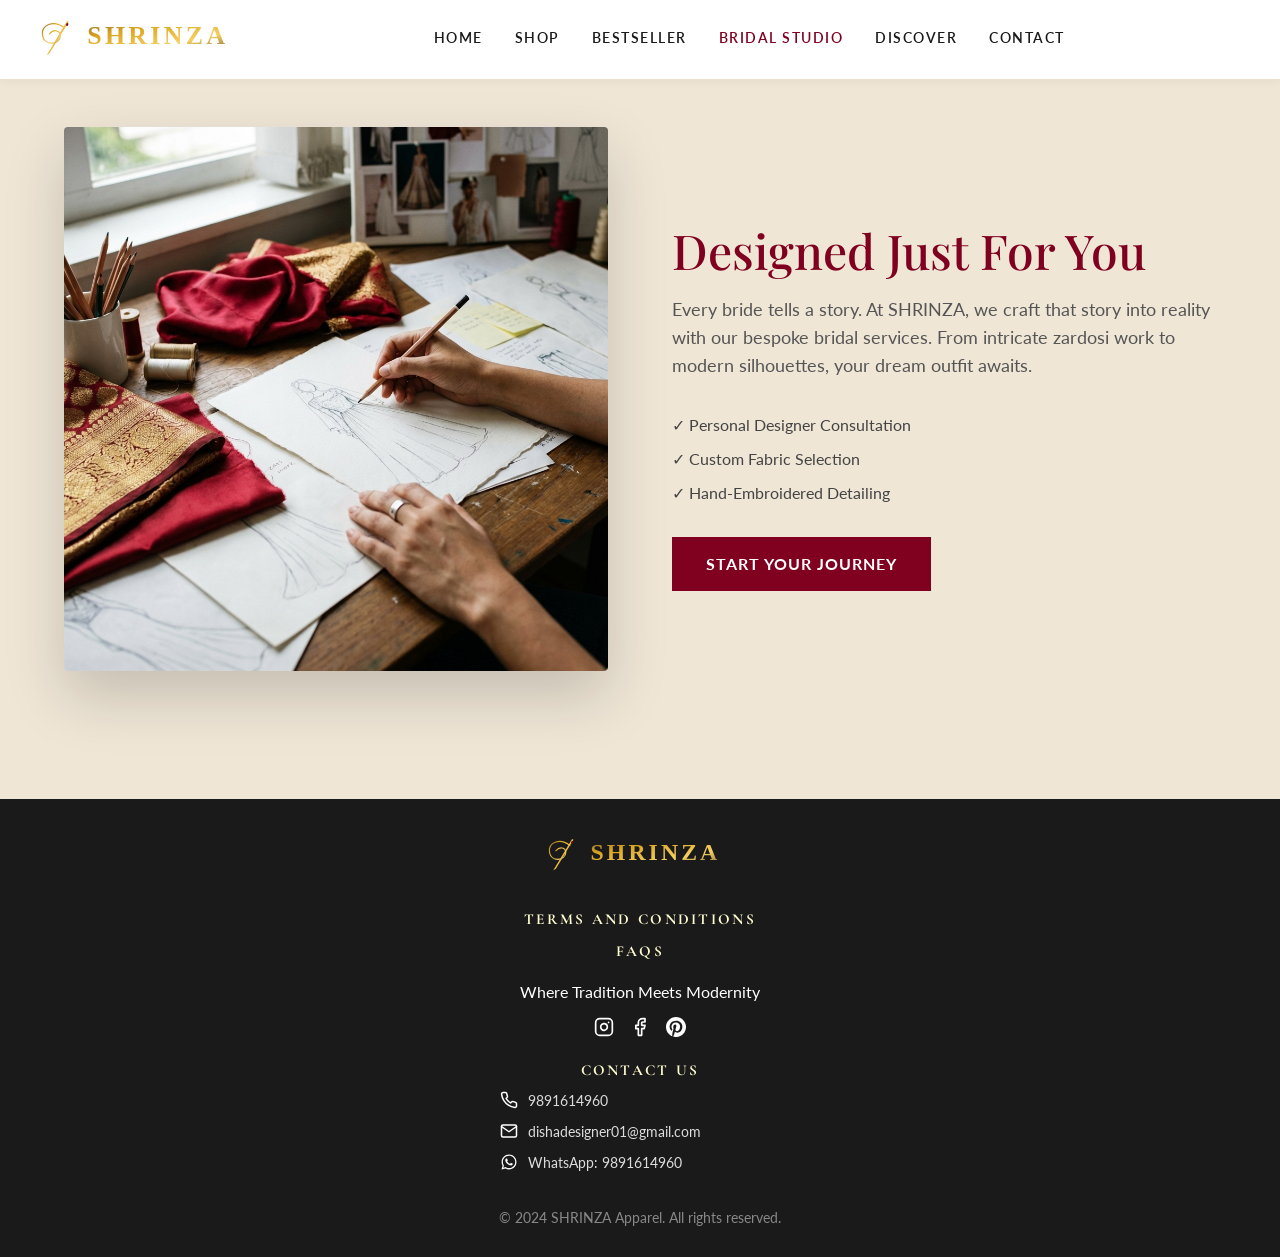
<file: bridal-studio.html>
<!DOCTYPE html>
<html lang="en">

<head>
    <meta charset="UTF-8">
    <meta name="viewport" content="width=device-width, initial-scale=1.0">
    <title>SHRINZA | Bridal Studio</title>
    <meta name="description"
        content="The SHRINZA Bridal Studio — bespoke bridal couture designed just for you, from personal consultation to hand-embroidered detailing.">
    <link rel="stylesheet" href="styles/style.css">
</head>

<body id="bridal-studio-page" style="background-color: var(--color-grey-light);">

    <!-- Navbar -->
    <nav class="navbar">
        <div class="navbar-top">
        <a href="index.html" class="logo-wrapper" style="text-decoration: none;">
            <div id="navbar-logo-svg-holder">
                <svg class="logo-symbol" viewBox="43 0 522 150" aria-label="SHRINZA Logo">
                    <defs>
                        <linearGradient id="logoGoldNav" x1="0%" y1="0%" x2="100%" y2="100%">
                            <stop offset="0%" stop-color="#8E6E34" />
                            <stop offset="30%" stop-color="#DAA520" />
                            <stop offset="70%" stop-color="#F5D061" />
                            <stop offset="100%" stop-color="#8E6E34" />
                        </linearGradient>
                    </defs>
                    <g transform="translate(28 15) scale(2.35)">
                        <path d="M42 7 L21 42 L24.2 39.7 L43.5 7.8 Z" fill="url(#logoGoldNav)" />
                        <ellipse cx="42.1" cy="10.5" rx="1.1" ry="1.5" fill="#800020"
                            transform="rotate(31 42.1 10.5)" />
                        <path d="M39.5 14 C28 5,15 11,17 22 C19 33,35 31,35 22 C35 16,28 15,24 20" fill="none"
                            stroke="url(#logoGoldNav)" stroke-width="1.25" stroke-linecap="round" />
                    </g>
                    <text x="175" y="86" fill="url(#logoGoldNav)" font-family="Georgia, 'Times New Roman', serif"
                        font-size="62" font-weight="600" letter-spacing="8">SHRINZA</text>
                    <path d="M182 105 L545 105" stroke="url(#logoGoldNav)" stroke-width="1.3" stroke-linecap="round"
                        opacity="0.75" />
                </svg>
            </div>
        </a>
        <div class="nav-links">
            <a href="index.html#hero">Home</a>
            <a href="index.html#categories">SHOP</a>
            <a href="index.html#bestsellers">Bestseller</a>
            <a href="bridal-studio.html" class="active-link">Bridal Studio</a>
            <a href="discover.html">Discover</a>
            <a href="index.html#footer">Contact</a>
        </div>
        </div>
    </nav>

    <!-- Bridal Studio -->
    <section class="bridal-section" style="padding-top: 3rem;">
        <div class="bridal-image-container">
            <img src="assets/bridal-specialty.png" alt="Custom Bridal Design" class="bridal-image">
        </div>
        <div class="bridal-content">
            <h2 class="text-burgundy" style="font-size: 3rem; margin: 1rem 0;">Designed Just For You</h2>
            <p style="margin-bottom: 2rem; font-size: 1.1rem; color: #555;">
                Every bride tells a story. At SHRINZA, we craft that story into reality with our bespoke bridal
                services.
                From intricate zardosi work to modern silhouettes, your dream outfit awaits.
            </p>
            <ul style="margin-bottom: 2rem; color: #444;">
                <li style="margin-bottom: 0.5rem;">✓ Personal Designer Consultation</li>
                <li style="margin-bottom: 0.5rem;">✓ Custom Fabric Selection</li>
                <li style="margin-bottom: 0.5rem;">✓ Hand-Embroidered Detailing</li>
            </ul>
            <a href="index.html#start-consultation" class="btn btn-primary">Start Your Journey</a>
        </div>
    </section>

    <!-- Footer -->
    <footer id="footer">
        <div class="footer-logo-center">
            <div class="logo-wrapper logo-footer">
                <div id="footer-logo-svg-holder">
                    <svg class="logo-symbol" viewBox="43 0 522 150" aria-label="SHRINZA Logo">
                        <defs>
                            <linearGradient id="logoGoldFooter" x1="0%" y1="0%" x2="100%" y2="100%">
                                <stop offset="0%" stop-color="#8E6E34" />
                                <stop offset="30%" stop-color="#DAA520" />
                                <stop offset="70%" stop-color="#F5D061" />
                                <stop offset="100%" stop-color="#8E6E34" />
                            </linearGradient>
                        </defs>
                        <g transform="translate(28 15) scale(2.35)">
                            <path d="M42 7 L21 42 L24.2 39.7 L43.5 7.8 Z" fill="url(#logoGoldFooter)" />
                            <ellipse cx="42.1" cy="10.5" rx="1.1" ry="1.5" fill="#800020"
                                transform="rotate(31 42.1 10.5)" />
                            <path d="M39.5 14 C28 5,15 11,17 22 C19 33,35 31,35 22 C35 16,28 15,24 20" fill="none"
                                stroke="url(#logoGoldFooter)" stroke-width="1.25" stroke-linecap="round" />
                        </g>
                        <text x="175" y="86" fill="url(#logoGoldFooter)"
                            font-family="Georgia, 'Times New Roman', serif" font-size="62" font-weight="600"
                            letter-spacing="8">SHRINZA</text>
                        <path d="M182 105 L545 105" stroke="url(#logoGoldFooter)" stroke-width="1.3"
                            stroke-linecap="round" opacity="0.75" />
                    </svg>
                </div>
            </div>
        </div>

        <div class="container">
            <div class="footer-legal-links">
                <a href="#">Terms and Conditions</a>
                <a href="#">FAQs</a>
            </div>
            <p>Where Tradition Meets Modernity</p>

            <div class="social-links">
                <a href="#" aria-label="Instagram">
                    <svg viewBox="0 0 24 24" width="20" height="20" fill="none" stroke="currentColor"
                        stroke-width="2" stroke-linecap="round" stroke-linejoin="round">
                        <rect x="2" y="2" width="20" height="20" rx="5" ry="5"></rect>
                        <path d="M16 11.37A4 4 0 1 1 12.63 8 4 4 0 0 1 16 11.37z"></path>
                        <line x1="17.5" y1="6.5" x2="17.51" y2="6.5"></line>
                    </svg>
                </a>
                <a href="#" aria-label="Facebook">
                    <svg viewBox="0 0 24 24" width="20" height="20" fill="none" stroke="currentColor"
                        stroke-width="2" stroke-linecap="round" stroke-linejoin="round">
                        <path d="M18 2h-3a5 5 0 0 0-5 5v3H7v4h3v8h4v-8h3l1-4h-4V7a1 1 0 0 1 1-1h3z"></path>
                    </svg>
                </a>
                <a href="#" aria-label="Pinterest">
                    <svg viewBox="0 0 24 24" width="20" height="20" fill="currentColor">
                        <path
                            d="M12.017 0C5.396 0 0 5.396 0 12.017c0 5.088 3.163 9.436 7.627 11.183-.105-.949-.2-2.405.042-3.441.218-.937 1.407-5.965 1.407-5.965s-.359-.719-.359-1.782c0-1.668.967-2.914 2.171-2.914 1.024 0 1.518.769 1.518 1.69 0 1.029-.655 2.568-.994 3.995-.283 1.194.599 2.169 1.777 2.169 2.133 0 3.772-2.249 3.772-5.495 0-2.873-2.064-4.882-5.012-4.882-3.414 0-5.418 2.561-5.418 5.207 0 1.031.397 2.138.893 2.738a.36.36 0 0 1 .083.345l-.333 1.36c-.053.22-.174.267-.402.161-1.499-.698-2.436-2.889-2.436-4.649 0-3.785 2.75-7.262 7.929-7.262 4.163 0 7.398 2.967 7.398 6.931 0 4.136-2.607 7.464-6.227 7.464-1.216 0-2.359-.631-2.75-1.378l-.748 2.853c-.271 1.043-1.002 2.35-1.492 3.146 1.123.347 2.317.535 3.554.535 6.621 0 12.017-5.396 12.017-12.017C24.034 5.396 18.638.001 12.017.001z">
                        </path>
                    </svg>
                </a>
            </div>

            <div class="footer-contact" style="max-width: 280px; margin: 1.5rem auto 0;">
                <h4>Contact Us</h4>
                <a href="tel:+919891614960" class="footer-contact-item">
                    <svg viewBox="0 0 24 24" width="18" height="18" fill="none" stroke="currentColor"
                        stroke-width="2" stroke-linecap="round" stroke-linejoin="round">
                        <path
                            d="M22 16.92v3a2 2 0 0 1-2.18 2 19.79 19.79 0 0 1-8.63-3.07 19.5 19.5 0 0 1-6-6 19.79 19.79 0 0 1-3.07-8.67A2 2 0 0 1 4.11 2h3a2 2 0 0 1 2 1.72c.127.96.361 1.903.7 2.81a2 2 0 0 1-.45 2.11L8.09 9.91a16 16 0 0 0 6 6l1.27-1.27a2 2 0 0 1 2.11-.45c.907.339 1.85.573 2.81.7A2 2 0 0 1 22 16.92z">
                        </path>
                    </svg>
                    <span>9891614960</span>
                </a>
                <a href="mailto:dishadesigner01@gmail.com" class="footer-contact-item">
                    <svg viewBox="0 0 24 24" width="18" height="18" fill="none" stroke="currentColor"
                        stroke-width="2" stroke-linecap="round" stroke-linejoin="round">
                        <path d="M4 4h16c1.1 0 2 .9 2 2v12c0 1.1-.9 2-2 2H4c-1.1 0-2-.9-2-2V6c0-1.1.9-2 2-2z"></path>
                        <polyline points="22,6 12,13 2,6"></polyline>
                    </svg>
                    <span>dishadesigner01@gmail.com</span>
                </a>
                <a href="https://wa.me/919891614960" class="footer-contact-item" target="_blank" rel="noopener">
                    <svg viewBox="0 0 24 24" width="18" height="18" fill="currentColor">
                        <path
                            d="M12.04 2C6.58 2 2.13 6.45 2.13 11.91c0 1.75.46 3.48 1.32 4.99L2 22l5.25-1.38a9.9 9.9 0 0 0 4.79 1.22h.01c5.46 0 9.91-4.45 9.91-9.91C21.96 6.45 17.5 2 12.04 2zm0 18.15h-.01a8.2 8.2 0 0 1-4.19-1.15l-.3-.18-3.12.82.83-3.04-.19-.31a8.2 8.2 0 0 1-1.26-4.38c0-4.54 3.7-8.24 8.25-8.24 2.2 0 4.27.86 5.83 2.42a8.18 8.18 0 0 1 2.41 5.83c0 4.55-3.7 8.24-8.25 8.24zm4.52-6.16c-.25-.12-1.47-.72-1.7-.81-.23-.08-.39-.12-.56.12-.17.25-.64.81-.78.97-.15.17-.29.19-.54.06-.25-.12-1.04-.38-1.99-1.22-.74-.66-1.23-1.46-1.38-1.71-.15-.25-.02-.38.11-.51.11-.11.25-.29.37-.43.12-.15.16-.25.25-.42.08-.17.04-.31-.02-.43-.06-.12-.56-1.34-.76-1.84-.2-.48-.4-.42-.56-.42h-.48c-.17 0-.43.06-.66.31-.23.25-.86.84-.86 2.05 0 1.21.88 2.38 1 2.55.12.17 1.74 2.65 4.21 3.72.59.25 1.05.4 1.41.51.59.19 1.13.16 1.56.1.48-.07 1.47-.6 1.68-1.18.21-.58.21-1.08.15-1.18-.06-.1-.23-.16-.48-.28z">
                        </path>
                    </svg>
                    <span>WhatsApp: 9891614960</span>
                </a>
            </div>

            <p style="font-size: 0.9rem; color: #888; margin-top: 2rem;">&copy; 2024 SHRINZA Apparel. All rights
                reserved.</p>
        </div>
    </footer>

    <script src="scripts/navbar-scroll.js"></script>
</body>

</html>
</file>
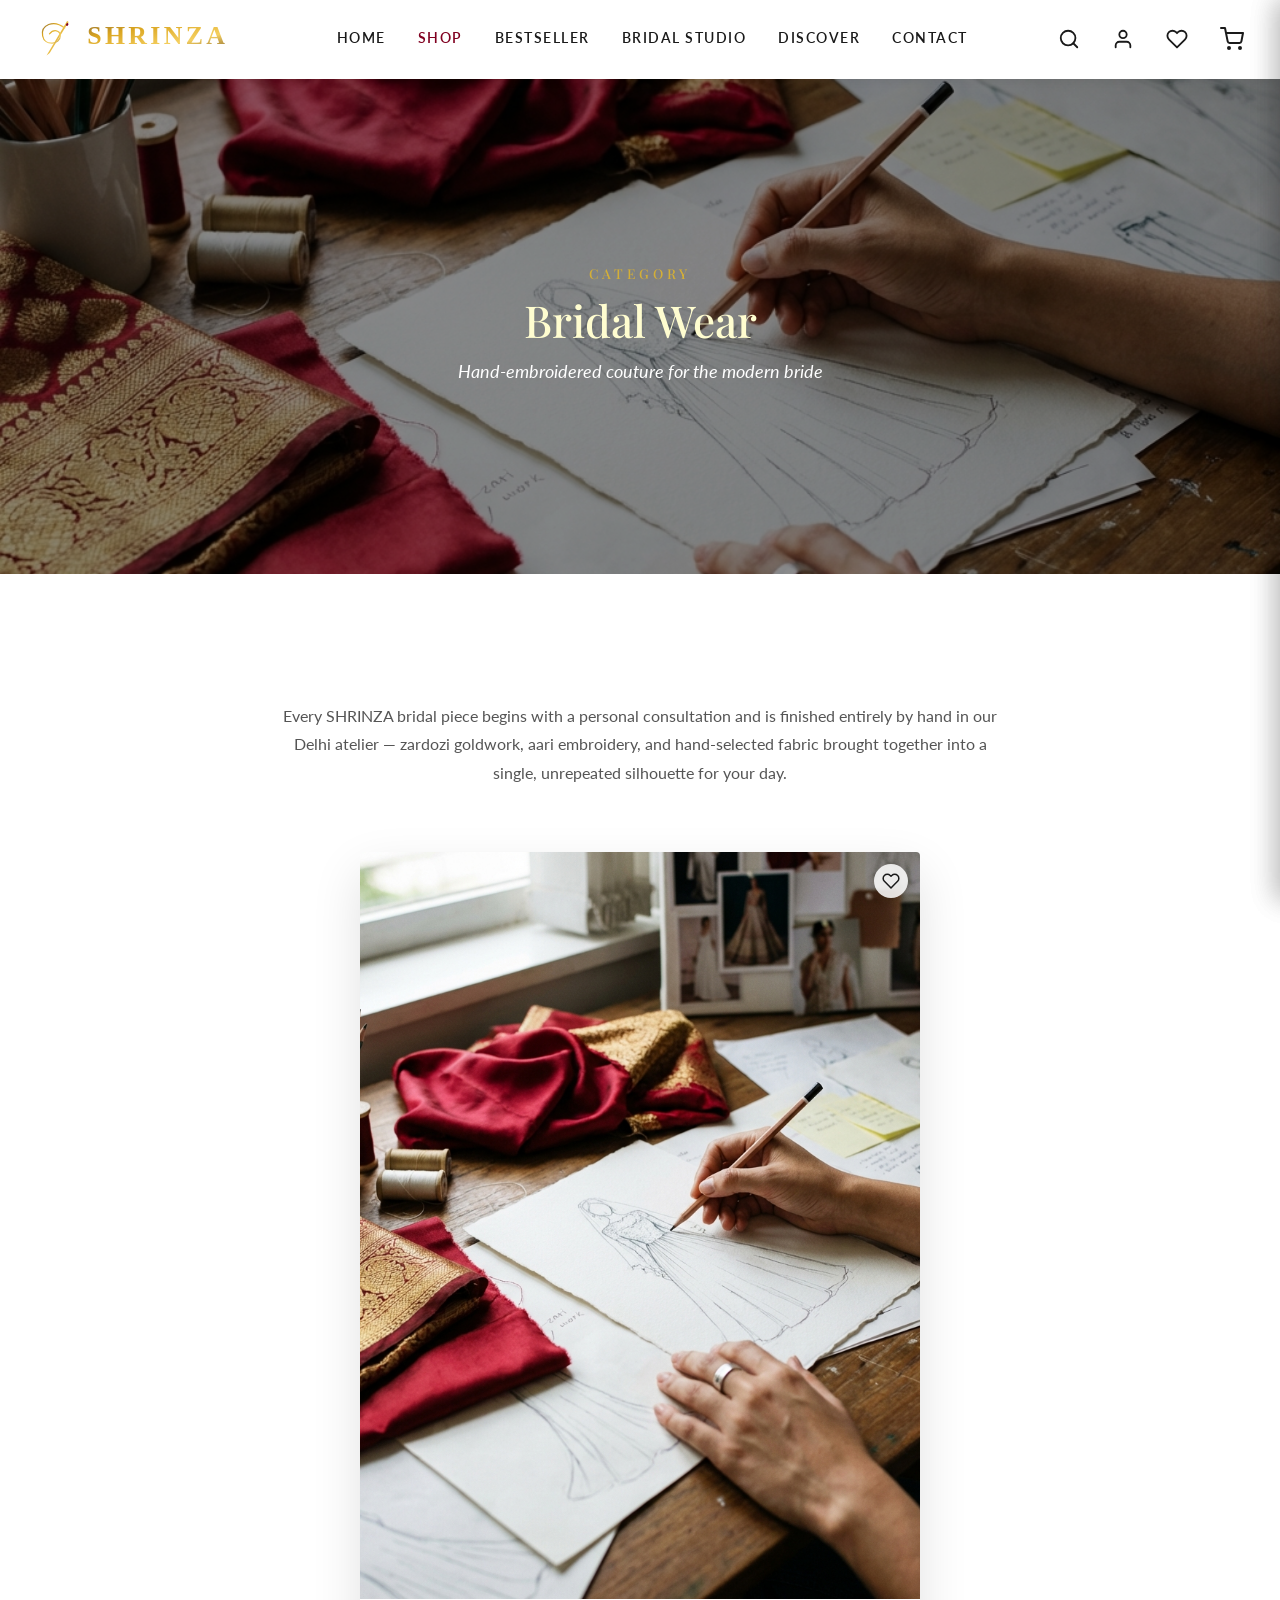
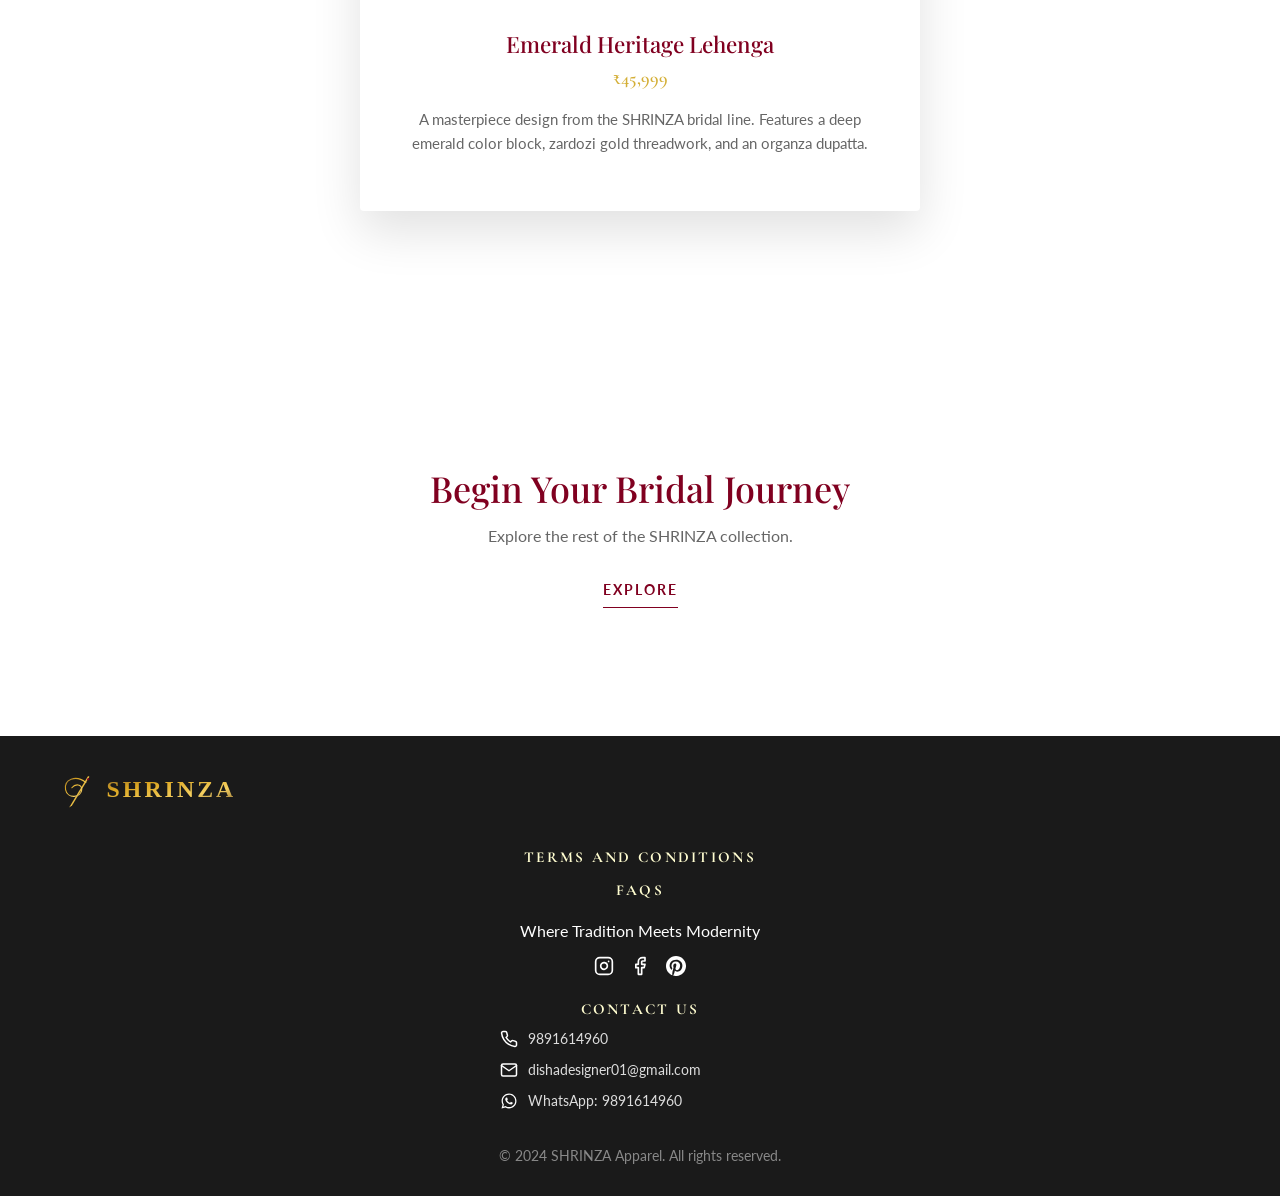
<file: category-bridal.html>
<!DOCTYPE html>
<html lang="en">

<head>
    <meta charset="UTF-8">
    <meta name="viewport" content="width=device-width, initial-scale=1.0">
    <title>SHRINZA | Bridal Wear</title>
    <meta name="description"
        content="Explore SHRINZA's Bridal Wear collection — hand-embroidered lehengas crafted with zardozi goldwork for the modern bride.">
    <link rel="stylesheet" href="styles/style.css">
    <link rel="stylesheet" href="styles/category.css">
</head>

<body>

    <!-- Navbar -->
    <nav class="navbar">
        <div class="navbar-top">
        <a href="index.html" class="logo-wrapper" style="text-decoration: none;">
            <div id="navbar-logo-svg-holder">
                <svg class="logo-symbol" viewBox="43 0 522 150" aria-label="SHRINZA Logo">
                    <defs>
                        <linearGradient id="logoGoldNav" x1="0%" y1="0%" x2="100%" y2="100%">
                            <stop offset="0%" stop-color="#8E6E34" />
                            <stop offset="30%" stop-color="#DAA520" />
                            <stop offset="70%" stop-color="#F5D061" />
                            <stop offset="100%" stop-color="#8E6E34" />
                        </linearGradient>
                    </defs>
                    <g transform="translate(28 15) scale(2.35)">
                        <path d="M42 7 L21 42 L24.2 39.7 L43.5 7.8 Z" fill="url(#logoGoldNav)" />
                        <ellipse cx="42.1" cy="10.5" rx="1.1" ry="1.5" fill="#800020"
                            transform="rotate(31 42.1 10.5)" />
                        <path d="M39.5 14 C28 5,15 11,17 22 C19 33,35 31,35 22 C35 16,28 15,24 20" fill="none"
                            stroke="url(#logoGoldNav)" stroke-width="1.25" stroke-linecap="round" />
                    </g>
                    <text x="175" y="86" fill="url(#logoGoldNav)" font-family="Georgia, 'Times New Roman', serif"
                        font-size="62" font-weight="600" letter-spacing="8">SHRINZA</text>
                    <path d="M182 105 L545 105" stroke="url(#logoGoldNav)" stroke-width="1.3" stroke-linecap="round"
                        opacity="0.75" />
                </svg>
            </div>
        </a>
        <div class="nav-links">
            <a href="index.html#hero">Home</a>
            <a href="index.html#categories" class="active-link">SHOP</a>
            <a href="index.html#bestsellers">Bestseller</a>
            <a href="bridal-studio.html">Bridal Studio</a>
            <a href="discover.html">Discover</a>
            <a href="index.html#footer">Contact</a>
        </div>
        <div class="nav-actions" style="display: flex; align-items: center; gap: 1.5rem;">
            <button id="search-toggle-btn" class="nav-icon-btn" aria-label="Search">
                <svg viewBox="0 0 24 24" width="22" height="22" fill="none" stroke="currentColor" stroke-width="2"
                    stroke-linecap="round" stroke-linejoin="round">
                    <circle cx="11" cy="11" r="8"></circle>
                    <line x1="21" y1="21" x2="16.65" y2="16.65"></line>
                </svg>
            </button>
            <div class="account-menu">
                <button id="account-toggle-btn" class="nav-icon-btn" aria-label="Account">
                    <svg viewBox="0 0 24 24" width="22" height="22" fill="none" stroke="currentColor" stroke-width="2"
                        stroke-linecap="round" stroke-linejoin="round">
                        <path d="M20 21v-2a4 4 0 0 0-4-4H8a4 4 0 0 0-4 4v2"></path>
                        <circle cx="12" cy="7" r="4"></circle>
                    </svg>
                </button>
                <div id="account-panel" class="account-panel">
                    <div id="account-panel-guest" class="account-panel-content">
                        <p>Sign in to track your orders.</p>
                        <button id="account-open-auth-btn" class="btn btn-primary btn-block">Login / Sign Up</button>
                    </div>
                    <div id="account-panel-user" class="account-panel-content hidden">
                        <p class="account-panel-name" id="account-customer-name">—</p>
                        <p class="account-panel-id">Customer ID<br><strong id="account-customer-id">—</strong></p>
                        <p class="account-panel-mobile" id="account-customer-mobile">—</p>
                        <a href="orders.html" class="btn btn-primary btn-block account-panel-orders-link">My
                            Orders</a>
                        <button id="account-logout-btn" class="btn btn-outline btn-block">Logout</button>
                    </div>
                </div>
            </div>
            <button id="favorites-toggle-btn" class="nav-icon-btn" aria-label="Open Favorites">
                <svg viewBox="0 0 24 24" width="22" height="22" fill="none" stroke="currentColor" stroke-width="2"
                    stroke-linecap="round" stroke-linejoin="round">
                    <path
                        d="M20.84 4.61a5.5 5.5 0 0 0-7.78 0L12 5.67l-1.06-1.06a5.5 5.5 0 0 0-7.78 7.78l1.06 1.06L12 21.23l7.78-7.78 1.06-1.06a5.5 5.5 0 0 0 0-7.78z">
                    </path>
                </svg>
                <span id="favorites-badge" class="cart-badge">0</span>
            </button>
            <button id="cart-toggle-btn" class="nav-icon-btn" aria-label="Open Cart">
                <svg viewBox="0 0 24 24" width="24" height="24" fill="none" stroke="currentColor" stroke-width="2"
                    stroke-linecap="round" stroke-linejoin="round">
                    <circle cx="9" cy="21" r="1"></circle>
                    <circle cx="20" cy="21" r="1"></circle>
                    <path d="M1 1h4l2.68 13.39a2 2 0 0 0 2 1.61h9.72a2 2 0 0 0 2-1.61L23 6H6"></path>
                </svg>
                <span id="cart-badge" class="cart-badge">0</span>
            </button>
        </div>
        </div>
    </nav>

    <!-- Category Hero -->
    <header class="category-page-hero" style="background-image: url('assets/bridal-specialty.png');">
        <div class="category-page-hero-overlay"></div>
        <div class="category-page-hero-content">
            <h4>Category</h4>
            <h1>Bridal Wear</h1>
            <p>Hand-embroidered couture for the modern bride</p>
        </div>
    </header>

    <!-- Intro -->
    <section class="section container">
        <p class="category-page-intro">
            Every SHRINZA bridal piece begins with a personal consultation and is finished entirely by hand in our
            Delhi atelier — zardozi goldwork, aari embroidery, and hand-selected fabric brought together into a
            single, unrepeated silhouette for your day.
        </p>

        <div class="category-showcase-grid single-item">
            <div class="category-showcase-card">
                <div class="category-showcase-image-wrapper">
                    <button class="favorite-toggle-btn" data-id="4" type="button" aria-label="Add to Favorites">
                        <svg viewBox="0 0 24 24" width="18" height="18" fill="none" stroke="currentColor"
                            stroke-width="2" stroke-linecap="round" stroke-linejoin="round">
                            <path
                                d="M20.84 4.61a5.5 5.5 0 0 0-7.78 0L12 5.67l-1.06-1.06a5.5 5.5 0 0 0-7.78 7.78l1.06 1.06L12 21.23l7.78-7.78 1.06-1.06a5.5 5.5 0 0 0 0-7.78z">
                            </path>
                        </svg>
                    </button>
                    <a href="product.html?id=4">
                        <img src="assets/bridal-specialty.png" alt="Emerald Heritage Lehenga">
                    </a>
                </div>
                <div class="category-showcase-details">
                    <a href="product.html?id=4" class="category-showcase-link"><h3>Emerald Heritage Lehenga</h3></a>
                    <p class="category-showcase-price">&#8377;45,999</p>
                    <a href="product.html?id=4" class="category-showcase-link">
                        <p class="category-showcase-desc">
                            A masterpiece design from the SHRINZA bridal line. Features a deep emerald color block,
                            zardozi gold threadwork, and an organza dupatta.
                        </p>
                    </a>
                </div>
            </div>
        </div>
    </section>

    <!-- Closing CTA -->
    <section class="category-page-cta">
        <h2>Begin Your Bridal Journey</h2>
        <p>Explore the rest of the SHRINZA collection.</p>
        <div class="category-page-cta-actions">
            <a href="shop-all.html" class="cta-text-link">Explore</a>
        </div>
    </section>

    <!-- Footer -->
    <footer id="footer">
        <div class="container">
            <div class="logo-wrapper logo-footer">
                <div id="footer-logo-svg-holder">
                    <svg class="logo-symbol" viewBox="43 0 522 150" aria-label="SHRINZA Logo">
                        <defs>
                            <linearGradient id="logoGoldFooter" x1="0%" y1="0%" x2="100%" y2="100%">
                                <stop offset="0%" stop-color="#8E6E34" />
                                <stop offset="30%" stop-color="#DAA520" />
                                <stop offset="70%" stop-color="#F5D061" />
                                <stop offset="100%" stop-color="#8E6E34" />
                            </linearGradient>
                        </defs>
                        <g transform="translate(28 15) scale(2.35)">
                            <path d="M42 7 L21 42 L24.2 39.7 L43.5 7.8 Z" fill="url(#logoGoldFooter)" />
                            <ellipse cx="42.1" cy="10.5" rx="1.1" ry="1.5" fill="#800020"
                                transform="rotate(31 42.1 10.5)" />
                            <path d="M39.5 14 C28 5,15 11,17 22 C19 33,35 31,35 22 C35 16,28 15,24 20" fill="none"
                                stroke="url(#logoGoldFooter)" stroke-width="1.25" stroke-linecap="round" />
                        </g>
                        <text x="175" y="86" fill="url(#logoGoldFooter)"
                            font-family="Georgia, 'Times New Roman', serif" font-size="62" font-weight="600"
                            letter-spacing="8">SHRINZA</text>
                        <path d="M182 105 L545 105" stroke="url(#logoGoldFooter)" stroke-width="1.3"
                            stroke-linecap="round" opacity="0.75" />
                    </svg>
                </div>
            </div>
            <div class="footer-legal-links">
                <a href="#">Terms and Conditions</a>
                <a href="#">FAQs</a>
            </div>
            <p>Where Tradition Meets Modernity</p>

            <div class="social-links">
                <a href="#" aria-label="Instagram">
                    <svg viewBox="0 0 24 24" width="20" height="20" fill="none" stroke="currentColor"
                        stroke-width="2" stroke-linecap="round" stroke-linejoin="round">
                        <rect x="2" y="2" width="20" height="20" rx="5" ry="5"></rect>
                        <path d="M16 11.37A4 4 0 1 1 12.63 8 4 4 0 0 1 16 11.37z"></path>
                        <line x1="17.5" y1="6.5" x2="17.51" y2="6.5"></line>
                    </svg>
                </a>
                <a href="#" aria-label="Facebook">
                    <svg viewBox="0 0 24 24" width="20" height="20" fill="none" stroke="currentColor"
                        stroke-width="2" stroke-linecap="round" stroke-linejoin="round">
                        <path d="M18 2h-3a5 5 0 0 0-5 5v3H7v4h3v8h4v-8h3l1-4h-4V7a1 1 0 0 1 1-1h3z"></path>
                    </svg>
                </a>
                <a href="#" aria-label="Pinterest">
                    <svg viewBox="0 0 24 24" width="20" height="20" fill="currentColor">
                        <path
                            d="M12.017 0C5.396 0 0 5.396 0 12.017c0 5.088 3.163 9.436 7.627 11.183-.105-.949-.2-2.405.042-3.441.218-.937 1.407-5.965 1.407-5.965s-.359-.719-.359-1.782c0-1.668.967-2.914 2.171-2.914 1.024 0 1.518.769 1.518 1.69 0 1.029-.655 2.568-.994 3.995-.283 1.194.599 2.169 1.777 2.169 2.133 0 3.772-2.249 3.772-5.495 0-2.873-2.064-4.882-5.012-4.882-3.414 0-5.418 2.561-5.418 5.207 0 1.031.397 2.138.893 2.738a.36.36 0 0 1 .083.345l-.333 1.36c-.053.22-.174.267-.402.161-1.499-.698-2.436-2.889-2.436-4.649 0-3.785 2.75-7.262 7.929-7.262 4.163 0 7.398 2.967 7.398 6.931 0 4.136-2.607 7.464-6.227 7.464-1.216 0-2.359-.631-2.75-1.378l-.748 2.853c-.271 1.043-1.002 2.35-1.492 3.146 1.123.347 2.317.535 3.554.535 6.621 0 12.017-5.396 12.017-12.017C24.034 5.396 18.638.001 12.017.001z">
                        </path>
                    </svg>
                </a>
            </div>

            <div class="footer-contact" style="max-width: 280px; margin: 1.5rem auto 0;">
                <h4>Contact Us</h4>
                <a href="tel:+919891614960" class="footer-contact-item">
                    <svg viewBox="0 0 24 24" width="18" height="18" fill="none" stroke="currentColor"
                        stroke-width="2" stroke-linecap="round" stroke-linejoin="round">
                        <path
                            d="M22 16.92v3a2 2 0 0 1-2.18 2 19.79 19.79 0 0 1-8.63-3.07 19.5 19.5 0 0 1-6-6 19.79 19.79 0 0 1-3.07-8.67A2 2 0 0 1 4.11 2h3a2 2 0 0 1 2 1.72c.127.96.361 1.903.7 2.81a2 2 0 0 1-.45 2.11L8.09 9.91a16 16 0 0 0 6 6l1.27-1.27a2 2 0 0 1 2.11-.45c.907.339 1.85.573 2.81.7A2 2 0 0 1 22 16.92z">
                        </path>
                    </svg>
                    <span>9891614960</span>
                </a>
                <a href="mailto:dishadesigner01@gmail.com" class="footer-contact-item">
                    <svg viewBox="0 0 24 24" width="18" height="18" fill="none" stroke="currentColor"
                        stroke-width="2" stroke-linecap="round" stroke-linejoin="round">
                        <path d="M4 4h16c1.1 0 2 .9 2 2v12c0 1.1-.9 2-2 2H4c-1.1 0-2-.9-2-2V6c0-1.1.9-2 2-2z"></path>
                        <polyline points="22,6 12,13 2,6"></polyline>
                    </svg>
                    <span>dishadesigner01@gmail.com</span>
                </a>
                <a href="https://wa.me/919891614960" class="footer-contact-item" target="_blank" rel="noopener">
                    <svg viewBox="0 0 24 24" width="18" height="18" fill="currentColor">
                        <path
                            d="M12.04 2C6.58 2 2.13 6.45 2.13 11.91c0 1.75.46 3.48 1.32 4.99L2 22l5.25-1.38a9.9 9.9 0 0 0 4.79 1.22h.01c5.46 0 9.91-4.45 9.91-9.91C21.96 6.45 17.5 2 12.04 2zm0 18.15h-.01a8.2 8.2 0 0 1-4.19-1.15l-.3-.18-3.12.82.83-3.04-.19-.31a8.2 8.2 0 0 1-1.26-4.38c0-4.54 3.7-8.24 8.25-8.24 2.2 0 4.27.86 5.83 2.42a8.18 8.18 0 0 1 2.41 5.83c0 4.55-3.7 8.24-8.25 8.24zm4.52-6.16c-.25-.12-1.47-.72-1.7-.81-.23-.08-.39-.12-.56.12-.17.25-.64.81-.78.97-.15.17-.29.19-.54.06-.25-.12-1.04-.38-1.99-1.22-.74-.66-1.23-1.46-1.38-1.71-.15-.25-.02-.38.11-.51.11-.11.25-.29.37-.43.12-.15.16-.25.25-.42.08-.17.04-.31-.02-.43-.06-.12-.56-1.34-.76-1.84-.2-.48-.4-.42-.56-.42h-.48c-.17 0-.43.06-.66.31-.23.25-.86.84-.86 2.05 0 1.21.88 2.38 1 2.55.12.17 1.74 2.65 4.21 3.72.59.25 1.05.4 1.41.51.59.19 1.13.16 1.56.1.48-.07 1.47-.6 1.68-1.18.21-.58.21-1.08.15-1.18-.06-.1-.23-.16-.48-.28z">
                        </path>
                    </svg>
                    <span>WhatsApp: 9891614960</span>
                </a>
            </div>

            <p style="font-size: 0.9rem; color: #888; margin-top: 2rem;">&copy; 2024 SHRINZA Apparel. All rights
                reserved.</p>
        </div>
    </footer>

    <!-- Cart Drawer -->
    <div id="cart-drawer" class="cart-drawer">
        <div class="cart-drawer-header">
            <h3>Your Shopping Bag</h3>
            <button id="cart-close-btn" class="close-btn" aria-label="Close Cart">&times;</button>
        </div>
        <div id="cart-items-container" class="cart-items-container">
            <div class="cart-empty-message">Your shopping bag is currently empty.</div>
        </div>
        <div id="cart-summary" class="cart-summary hidden">
            <div class="summary-row">
                <span>Subtotal</span>
                <span id="cart-subtotal">₹0</span>
            </div>
            <p class="summary-tax-note">Shipping and taxes calculated at checkout.</p>
            <button id="checkout-btn" class="btn btn-primary btn-block">Proceed to Checkout</button>
        </div>
    </div>
    <div id="cart-overlay" class="drawer-overlay"></div>

    <!-- Favorites Drawer -->
    <div id="favorites-drawer" class="cart-drawer">
        <div class="cart-drawer-header">
            <h3>Your Favorites</h3>
            <button id="favorites-close-btn" class="close-btn" aria-label="Close Favorites">&times;</button>
        </div>
        <div id="favorites-items-container" class="cart-items-container">
            <div class="cart-empty-message">You haven't saved any favorites yet.</div>
        </div>
    </div>
    <div id="favorites-overlay" class="drawer-overlay"></div>

    <!-- Auth / OTP Modal -->
    <div id="auth-modal" class="modal">
        <div class="modal-content">
            <button id="auth-modal-close" class="close-btn">&times;</button>
            <div class="text-center" style="margin-bottom: 1.5rem;">
                <h4 class="text-gold"
                    style="letter-spacing: 2px; text-transform: uppercase; font-size: 0.8rem; margin-bottom: 0.5rem;">
                    SHRINZA Account</h4>
                <h2 class="text-burgundy" id="auth-modal-title">Login</h2>
            </div>

            <form id="auth-login-form" class="auth-form">
                <div class="form-group">
                    <label for="auth-login-mobile">Mobile Number</label>
                    <input type="tel" id="auth-login-mobile" placeholder="10-digit mobile number" pattern="[0-9]{10}"
                        maxlength="10" required>
                </div>
                <div class="form-actions" style="justify-content: flex-end;">
                    <button type="submit" class="btn btn-primary">Send OTP</button>
                </div>
                <p class="auth-switch">New to SHRINZA? <a href="#" id="auth-goto-signup">Sign Up</a></p>
            </form>

            <form id="auth-signup-form" class="auth-form hidden">
                <p id="auth-signup-notice" class="auth-otp-error hidden"></p>
                <div class="form-group">
                    <label for="auth-signup-name">Full Name</label>
                    <input type="text" id="auth-signup-name" placeholder="Enter your name" required>
                </div>
                <div class="form-group">
                    <label for="auth-signup-mobile">Mobile Number</label>
                    <input type="tel" id="auth-signup-mobile" placeholder="10-digit mobile number"
                        pattern="[0-9]{10}" maxlength="10" required>
                </div>
                <div class="form-group">
                    <label for="auth-signup-email">Email Address</label>
                    <input type="email" id="auth-signup-email" placeholder="Enter email" required>
                </div>
                <div class="form-group">
                    <label for="auth-signup-city">City</label>
                    <input type="text" id="auth-signup-city" placeholder="Enter your city" required>
                </div>
                <div class="form-actions" style="justify-content: flex-end;">
                    <button type="submit" class="btn btn-primary">Send OTP</button>
                </div>
                <p class="auth-switch">Already have an account? <a href="#" id="auth-goto-login">Login</a></p>
            </form>

            <form id="auth-step-otp" class="auth-form hidden">
                <p class="auth-otp-hint">We've sent a 4-digit code to <strong id="auth-otp-mobile-display"></strong>.
                </p>
                <p id="auth-otp-demo" class="auth-otp-demo"></p>
                <div class="form-group">
                    <label for="auth-otp-input">Enter OTP</label>
                    <input type="text" id="auth-otp-input" placeholder="4-digit code" maxlength="4"
                        inputmode="numeric" required>
                </div>
                <p id="auth-otp-error" class="auth-otp-error hidden">Incorrect OTP. Please try again.</p>
                <div class="form-actions">
                    <button type="button" id="auth-change-number" class="btn btn-outline"
                        style="color: var(--color-primary); border-color: rgba(128, 0, 32, 0.3);">Back</button>
                    <button type="submit" class="btn btn-primary">Verify &amp; Continue</button>
                </div>
                <p class="auth-resend">Didn't get it? <a href="#" id="auth-resend-otp">Resend OTP</a></p>
            </form>
        </div>
    </div>

    <!-- Checkout Delivery Details Modal -->
    <div id="checkout-modal" class="modal">
        <div class="modal-content">
            <button id="checkout-modal-close" class="close-btn">&times;</button>
            <div class="text-center" style="margin-bottom: 1.5rem;">
                <h4 class="text-gold"
                    style="letter-spacing: 2px; text-transform: uppercase; font-size: 0.8rem; margin-bottom: 0.5rem;">
                    Delivery Details</h4>
                <h2 class="text-burgundy">Where should we deliver this?</h2>
            </div>
            <form id="checkout-details-form">
                <div class="form-group">
                    <label for="checkout-name">Full Name</label>
                    <input type="text" id="checkout-name" required>
                </div>
                <div class="form-group">
                    <label for="checkout-phone">Phone Number</label>
                    <input type="tel" id="checkout-phone" required>
                </div>
                <div class="form-group">
                    <label for="checkout-address">Address</label>
                    <input type="text" id="checkout-address" placeholder="House no., street, locality" required>
                </div>
                <div class="form-group" style="display: flex; gap: 1rem;">
                    <div style="flex: 1;">
                        <label for="checkout-city">City</label>
                        <input type="text" id="checkout-city" required>
                    </div>
                    <div style="flex: 1;">
                        <label for="checkout-pincode">Pincode</label>
                        <input type="text" id="checkout-pincode" pattern="[0-9]{6}" maxlength="6" required>
                    </div>
                </div>
                <div class="form-actions">
                    <button type="submit" class="btn btn-gold">Continue to Payment</button>
                </div>
            </form>
        </div>
    </div>

    <!-- Search Modal -->
    <div id="search-modal" class="modal search-modal">
        <div class="modal-content">
            <button id="search-modal-close" class="close-btn">&times;</button>
            <div class="text-center" style="margin-bottom: 1.5rem;">
                <h4 class="text-gold"
                    style="letter-spacing: 2px; text-transform: uppercase; font-size: 0.8rem; margin-bottom: 0.5rem;">
                    Search SHRINZA</h4>
                <h2 class="text-burgundy">What are you looking for?</h2>
            </div>
            <form id="search-form">
                <div class="form-group">
                    <input type="text" id="search-input" placeholder="Search for gowns, lehengas, sarees..."
                        autocomplete="off" required>
                </div>
                <div class="form-actions" style="justify-content: center;">
                    <button type="submit" class="btn btn-primary">Search</button>
                </div>
            </form>
            <div class="search-suggestions">
                <p class="search-suggestions-label">Popular Searches</p>
                <div class="search-suggestions-chips">
                    <button type="button" class="search-chip" data-query="gown">Gowns</button>
                    <button type="button" class="search-chip" data-query="lehenga">Lehengas</button>
                    <button type="button" class="search-chip" data-query="saree">Sarees</button>
                    <button type="button" class="search-chip" data-query="bridal">Bridal</button>
                </div>
            </div>
            <p id="search-no-results" class="search-no-results hidden">No products matched your search. Try
                "Gowns", "Lehengas", or "Sarees".</p>
        </div>
    </div>

    <!-- Modal Base Overlay -->
    <div id="modal-overlay" class="modal-overlay"></div>

    <script src="scripts/catalog.js"></script>
    <script src="scripts/store.js"></script>
    <script src="scripts/main.js"></script>
    <script src="scripts/navbar-scroll.js"></script>
</body>

</html>
</file>
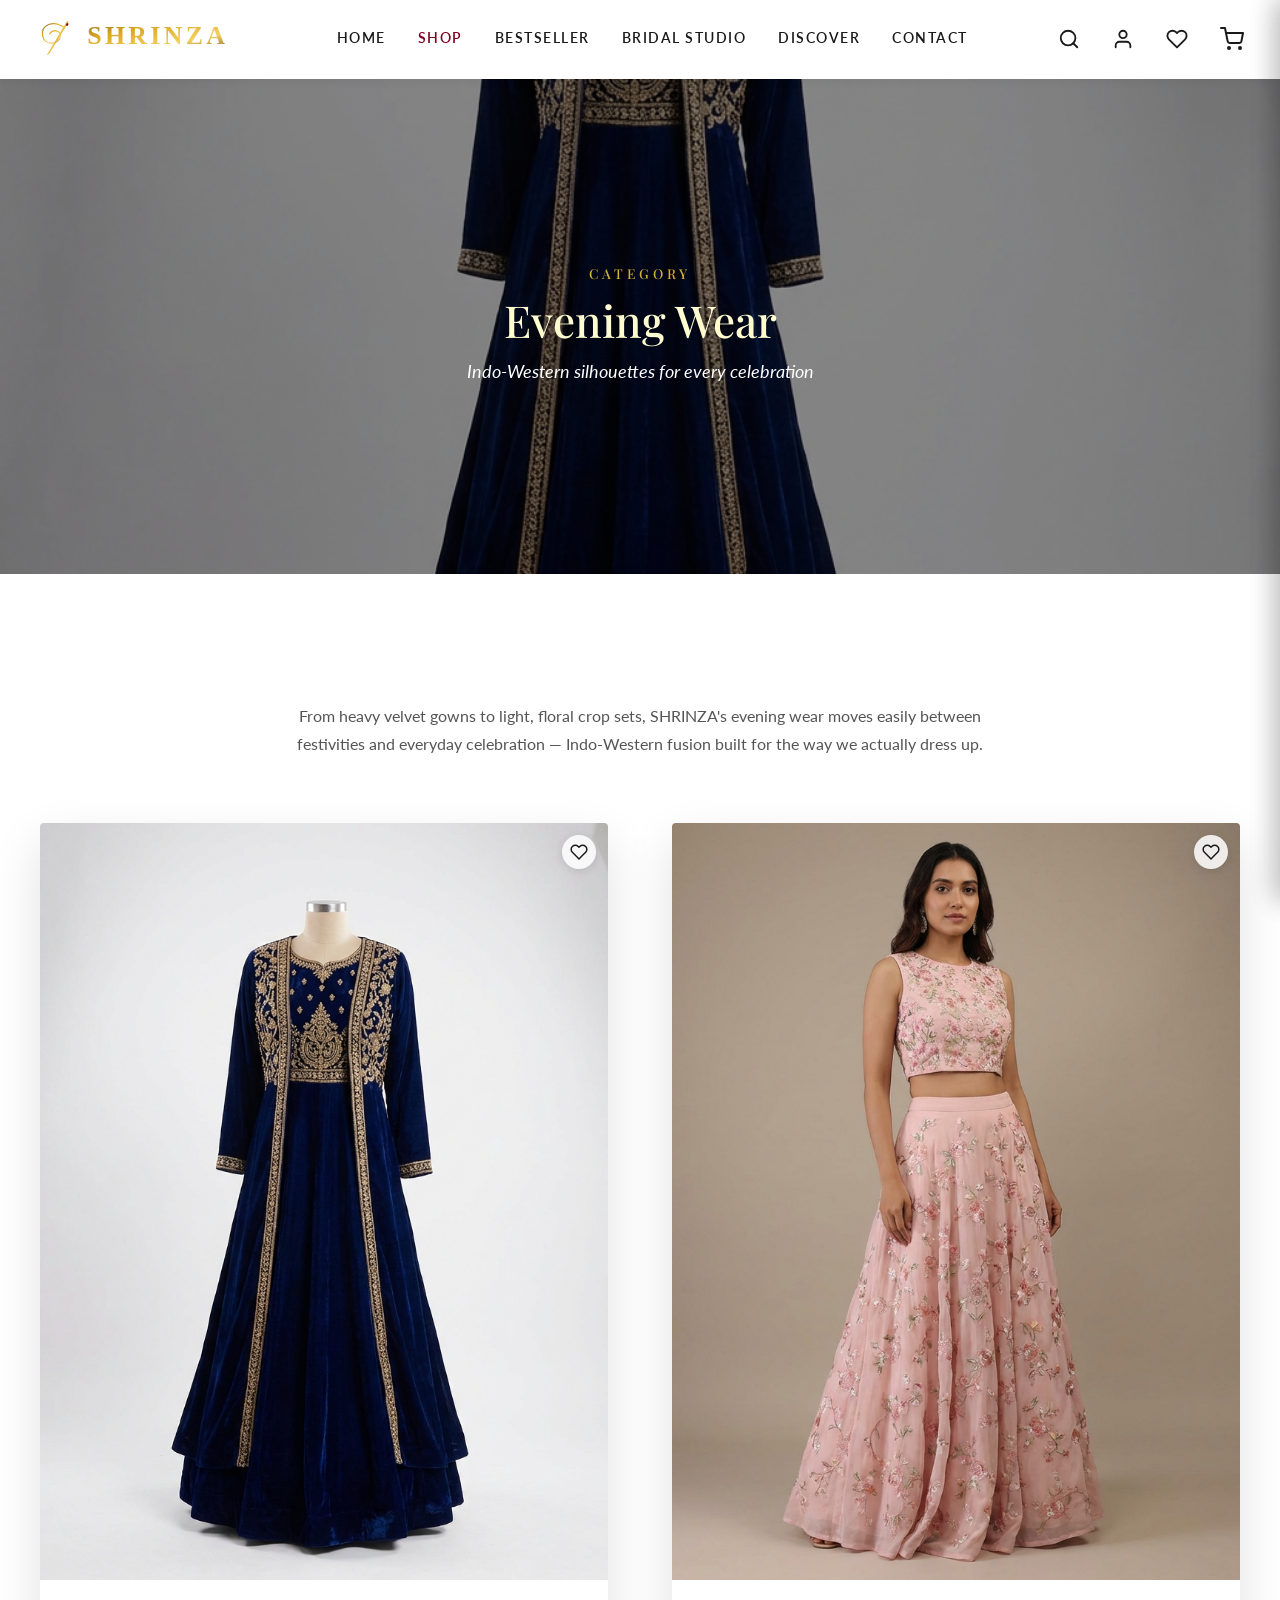
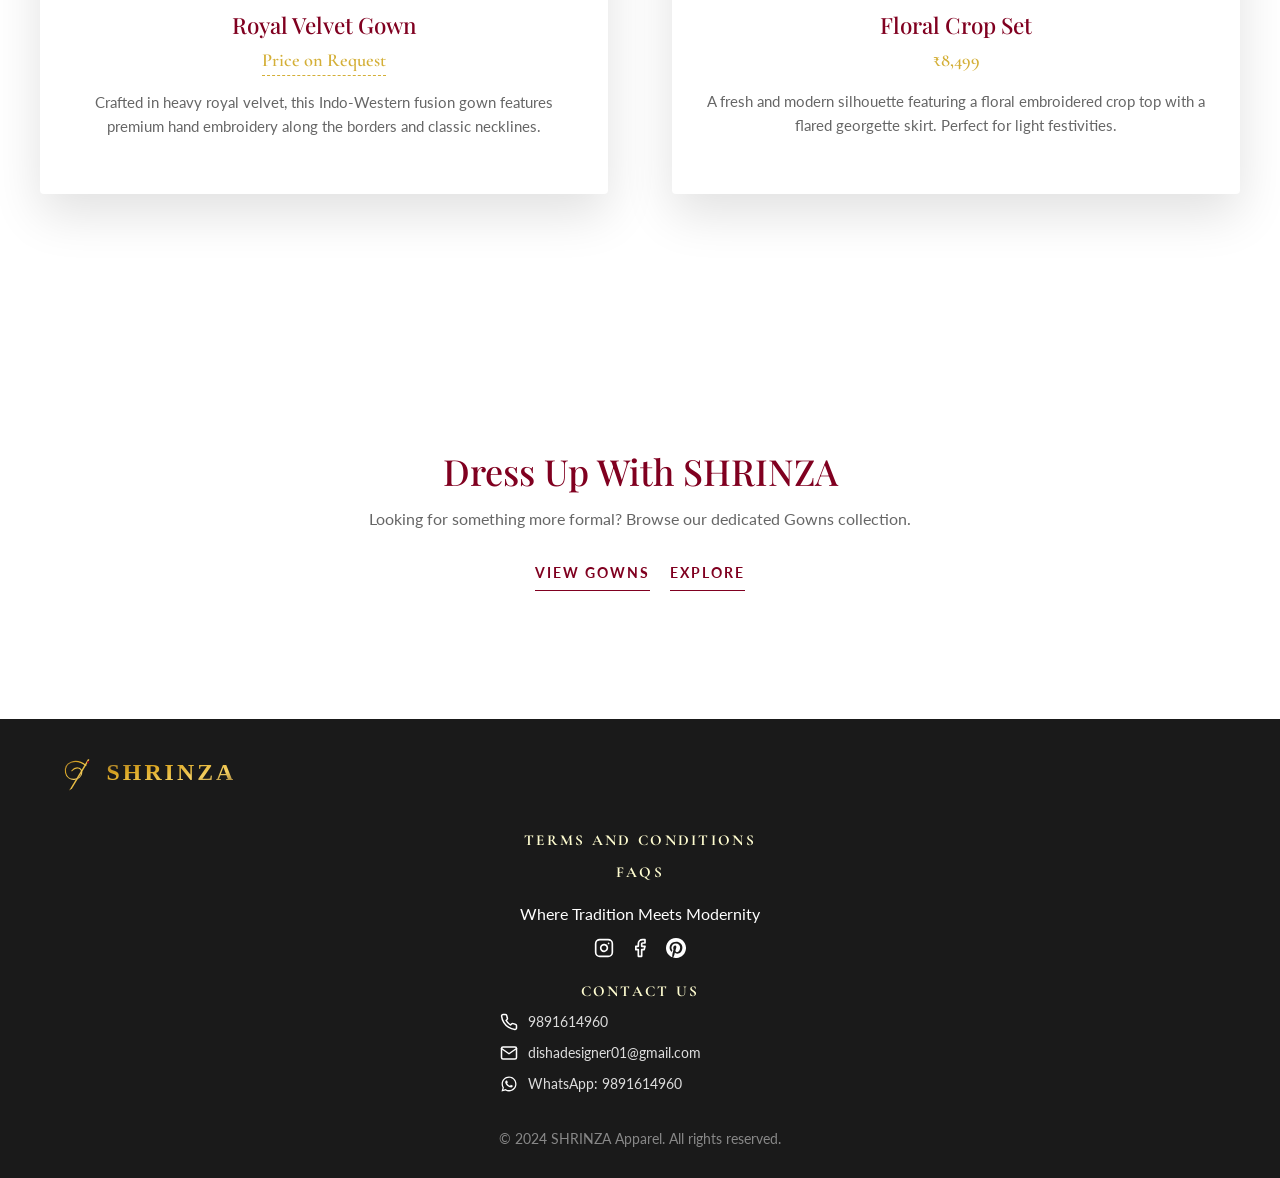
<file: category-evening.html>
<!DOCTYPE html>
<html lang="en">

<head>
    <meta charset="UTF-8">
    <meta name="viewport" content="width=device-width, initial-scale=1.0">
    <title>SHRINZA | Evening Wear</title>
    <meta name="description"
        content="Explore SHRINZA's Evening Wear collection — Indo-Western gowns and crop sets designed for festivities and celebrations.">
    <link rel="stylesheet" href="styles/style.css">
    <link rel="stylesheet" href="styles/category.css">
</head>

<body>

    <!-- Navbar -->
    <nav class="navbar">
        <div class="navbar-top">
        <a href="index.html" class="logo-wrapper" style="text-decoration: none;">
            <div id="navbar-logo-svg-holder">
                <svg class="logo-symbol" viewBox="43 0 522 150" aria-label="SHRINZA Logo">
                    <defs>
                        <linearGradient id="logoGoldNav" x1="0%" y1="0%" x2="100%" y2="100%">
                            <stop offset="0%" stop-color="#8E6E34" />
                            <stop offset="30%" stop-color="#DAA520" />
                            <stop offset="70%" stop-color="#F5D061" />
                            <stop offset="100%" stop-color="#8E6E34" />
                        </linearGradient>
                    </defs>
                    <g transform="translate(28 15) scale(2.35)">
                        <path d="M42 7 L21 42 L24.2 39.7 L43.5 7.8 Z" fill="url(#logoGoldNav)" />
                        <ellipse cx="42.1" cy="10.5" rx="1.1" ry="1.5" fill="#800020"
                            transform="rotate(31 42.1 10.5)" />
                        <path d="M39.5 14 C28 5,15 11,17 22 C19 33,35 31,35 22 C35 16,28 15,24 20" fill="none"
                            stroke="url(#logoGoldNav)" stroke-width="1.25" stroke-linecap="round" />
                    </g>
                    <text x="175" y="86" fill="url(#logoGoldNav)" font-family="Georgia, 'Times New Roman', serif"
                        font-size="62" font-weight="600" letter-spacing="8">SHRINZA</text>
                    <path d="M182 105 L545 105" stroke="url(#logoGoldNav)" stroke-width="1.3" stroke-linecap="round"
                        opacity="0.75" />
                </svg>
            </div>
        </a>
        <div class="nav-links">
            <a href="index.html#hero">Home</a>
            <a href="index.html#categories" class="active-link">SHOP</a>
            <a href="index.html#bestsellers">Bestseller</a>
            <a href="bridal-studio.html">Bridal Studio</a>
            <a href="discover.html">Discover</a>
            <a href="index.html#footer">Contact</a>
        </div>
        <div class="nav-actions" style="display: flex; align-items: center; gap: 1.5rem;">
            <button id="search-toggle-btn" class="nav-icon-btn" aria-label="Search">
                <svg viewBox="0 0 24 24" width="22" height="22" fill="none" stroke="currentColor" stroke-width="2"
                    stroke-linecap="round" stroke-linejoin="round">
                    <circle cx="11" cy="11" r="8"></circle>
                    <line x1="21" y1="21" x2="16.65" y2="16.65"></line>
                </svg>
            </button>
            <div class="account-menu">
                <button id="account-toggle-btn" class="nav-icon-btn" aria-label="Account">
                    <svg viewBox="0 0 24 24" width="22" height="22" fill="none" stroke="currentColor" stroke-width="2"
                        stroke-linecap="round" stroke-linejoin="round">
                        <path d="M20 21v-2a4 4 0 0 0-4-4H8a4 4 0 0 0-4 4v2"></path>
                        <circle cx="12" cy="7" r="4"></circle>
                    </svg>
                </button>
                <div id="account-panel" class="account-panel">
                    <div id="account-panel-guest" class="account-panel-content">
                        <p>Sign in to track your orders.</p>
                        <button id="account-open-auth-btn" class="btn btn-primary btn-block">Login / Sign Up</button>
                    </div>
                    <div id="account-panel-user" class="account-panel-content hidden">
                        <p class="account-panel-name" id="account-customer-name">—</p>
                        <p class="account-panel-id">Customer ID<br><strong id="account-customer-id">—</strong></p>
                        <p class="account-panel-mobile" id="account-customer-mobile">—</p>
                        <a href="orders.html" class="btn btn-primary btn-block account-panel-orders-link">My
                            Orders</a>
                        <button id="account-logout-btn" class="btn btn-outline btn-block">Logout</button>
                    </div>
                </div>
            </div>
            <button id="favorites-toggle-btn" class="nav-icon-btn" aria-label="Open Favorites">
                <svg viewBox="0 0 24 24" width="22" height="22" fill="none" stroke="currentColor" stroke-width="2"
                    stroke-linecap="round" stroke-linejoin="round">
                    <path
                        d="M20.84 4.61a5.5 5.5 0 0 0-7.78 0L12 5.67l-1.06-1.06a5.5 5.5 0 0 0-7.78 7.78l1.06 1.06L12 21.23l7.78-7.78 1.06-1.06a5.5 5.5 0 0 0 0-7.78z">
                    </path>
                </svg>
                <span id="favorites-badge" class="cart-badge">0</span>
            </button>
            <button id="cart-toggle-btn" class="nav-icon-btn" aria-label="Open Cart">
                <svg viewBox="0 0 24 24" width="24" height="24" fill="none" stroke="currentColor" stroke-width="2"
                    stroke-linecap="round" stroke-linejoin="round">
                    <circle cx="9" cy="21" r="1"></circle>
                    <circle cx="20" cy="21" r="1"></circle>
                    <path d="M1 1h4l2.68 13.39a2 2 0 0 0 2 1.61h9.72a2 2 0 0 0 2-1.61L23 6H6"></path>
                </svg>
                <span id="cart-badge" class="cart-badge">0</span>
            </button>
        </div>
        </div>
    </nav>

    <!-- Category Hero -->
    <header class="category-page-hero" style="background-image: url('assets/product1.png');">
        <div class="category-page-hero-overlay"></div>
        <div class="category-page-hero-content">
            <h4>Category</h4>
            <h1>Evening Wear</h1>
            <p>Indo-Western silhouettes for every celebration</p>
        </div>
    </header>

    <!-- Intro -->
    <section class="section container">
        <p class="category-page-intro">
            From heavy velvet gowns to light, floral crop sets, SHRINZA's evening wear moves easily between
            festivities and everyday celebration — Indo-Western fusion built for the way we actually dress up.
        </p>

        <div class="category-showcase-grid">
            <div class="category-showcase-card">
                <div class="category-showcase-image-wrapper">
                    <button class="favorite-toggle-btn" data-id="1" type="button" aria-label="Add to Favorites">
                        <svg viewBox="0 0 24 24" width="18" height="18" fill="none" stroke="currentColor"
                            stroke-width="2" stroke-linecap="round" stroke-linejoin="round">
                            <path
                                d="M20.84 4.61a5.5 5.5 0 0 0-7.78 0L12 5.67l-1.06-1.06a5.5 5.5 0 0 0-7.78 7.78l1.06 1.06L12 21.23l7.78-7.78 1.06-1.06a5.5 5.5 0 0 0 0-7.78z">
                            </path>
                        </svg>
                    </button>
                    <a href="product.html?id=1">
                        <img src="assets/product1.png" alt="Royal Velvet Gown">
                    </a>
                </div>
                <div class="category-showcase-details">
                    <a href="product.html?id=1" class="category-showcase-link"><h3>Royal Velvet Gown</h3></a>
                    <a href="https://wa.me/919891614960?text=Hi%2C%20I%27d%20like%20to%20know%20the%20price%20for%20the%20Royal%20Velvet%20Gown."
                        class="category-showcase-price category-showcase-price-link" target="_blank"
                        rel="noopener">Price on Request</a>
                    <a href="product.html?id=1" class="category-showcase-link">
                        <p class="category-showcase-desc">
                            Crafted in heavy royal velvet, this Indo-Western fusion gown features premium hand
                            embroidery along the borders and classic necklines.
                        </p>
                    </a>
                </div>
            </div>
            <div class="category-showcase-card">
                <div class="category-showcase-image-wrapper">
                    <button class="favorite-toggle-btn" data-id="2" type="button" aria-label="Add to Favorites">
                        <svg viewBox="0 0 24 24" width="18" height="18" fill="none" stroke="currentColor"
                            stroke-width="2" stroke-linecap="round" stroke-linejoin="round">
                            <path
                                d="M20.84 4.61a5.5 5.5 0 0 0-7.78 0L12 5.67l-1.06-1.06a5.5 5.5 0 0 0-7.78 7.78l1.06 1.06L12 21.23l7.78-7.78 1.06-1.06a5.5 5.5 0 0 0 0-7.78z">
                            </path>
                        </svg>
                    </button>
                    <a href="product.html?id=2">
                        <img src="assets/product2.png" alt="Floral Crop Set">
                    </a>
                </div>
                <div class="category-showcase-details">
                    <a href="product.html?id=2" class="category-showcase-link"><h3>Floral Crop Set</h3></a>
                    <p class="category-showcase-price">&#8377;8,499</p>
                    <a href="product.html?id=2" class="category-showcase-link">
                        <p class="category-showcase-desc">
                            A fresh and modern silhouette featuring a floral embroidered crop top with a flared
                            georgette skirt. Perfect for light festivities.
                        </p>
                    </a>
                </div>
            </div>
        </div>
    </section>

    <!-- Closing CTA -->
    <section class="category-page-cta">
        <h2>Dress Up With SHRINZA</h2>
        <p>Looking for something more formal? Browse our dedicated Gowns collection.</p>
        <div class="category-page-cta-actions">
            <a href="category-gowns.html" class="cta-text-link">View Gowns</a>
            <a href="shop-all.html" class="cta-text-link">Explore</a>
        </div>
    </section>

    <!-- Footer -->
    <footer id="footer">
        <div class="container">
            <div class="logo-wrapper logo-footer">
                <div id="footer-logo-svg-holder">
                    <svg class="logo-symbol" viewBox="43 0 522 150" aria-label="SHRINZA Logo">
                        <defs>
                            <linearGradient id="logoGoldFooter" x1="0%" y1="0%" x2="100%" y2="100%">
                                <stop offset="0%" stop-color="#8E6E34" />
                                <stop offset="30%" stop-color="#DAA520" />
                                <stop offset="70%" stop-color="#F5D061" />
                                <stop offset="100%" stop-color="#8E6E34" />
                            </linearGradient>
                        </defs>
                        <g transform="translate(28 15) scale(2.35)">
                            <path d="M42 7 L21 42 L24.2 39.7 L43.5 7.8 Z" fill="url(#logoGoldFooter)" />
                            <ellipse cx="42.1" cy="10.5" rx="1.1" ry="1.5" fill="#800020"
                                transform="rotate(31 42.1 10.5)" />
                            <path d="M39.5 14 C28 5,15 11,17 22 C19 33,35 31,35 22 C35 16,28 15,24 20" fill="none"
                                stroke="url(#logoGoldFooter)" stroke-width="1.25" stroke-linecap="round" />
                        </g>
                        <text x="175" y="86" fill="url(#logoGoldFooter)"
                            font-family="Georgia, 'Times New Roman', serif" font-size="62" font-weight="600"
                            letter-spacing="8">SHRINZA</text>
                        <path d="M182 105 L545 105" stroke="url(#logoGoldFooter)" stroke-width="1.3"
                            stroke-linecap="round" opacity="0.75" />
                    </svg>
                </div>
            </div>
            <div class="footer-legal-links">
                <a href="#">Terms and Conditions</a>
                <a href="#">FAQs</a>
            </div>
            <p>Where Tradition Meets Modernity</p>

            <div class="social-links">
                <a href="#" aria-label="Instagram">
                    <svg viewBox="0 0 24 24" width="20" height="20" fill="none" stroke="currentColor"
                        stroke-width="2" stroke-linecap="round" stroke-linejoin="round">
                        <rect x="2" y="2" width="20" height="20" rx="5" ry="5"></rect>
                        <path d="M16 11.37A4 4 0 1 1 12.63 8 4 4 0 0 1 16 11.37z"></path>
                        <line x1="17.5" y1="6.5" x2="17.51" y2="6.5"></line>
                    </svg>
                </a>
                <a href="#" aria-label="Facebook">
                    <svg viewBox="0 0 24 24" width="20" height="20" fill="none" stroke="currentColor"
                        stroke-width="2" stroke-linecap="round" stroke-linejoin="round">
                        <path d="M18 2h-3a5 5 0 0 0-5 5v3H7v4h3v8h4v-8h3l1-4h-4V7a1 1 0 0 1 1-1h3z"></path>
                    </svg>
                </a>
                <a href="#" aria-label="Pinterest">
                    <svg viewBox="0 0 24 24" width="20" height="20" fill="currentColor">
                        <path
                            d="M12.017 0C5.396 0 0 5.396 0 12.017c0 5.088 3.163 9.436 7.627 11.183-.105-.949-.2-2.405.042-3.441.218-.937 1.407-5.965 1.407-5.965s-.359-.719-.359-1.782c0-1.668.967-2.914 2.171-2.914 1.024 0 1.518.769 1.518 1.69 0 1.029-.655 2.568-.994 3.995-.283 1.194.599 2.169 1.777 2.169 2.133 0 3.772-2.249 3.772-5.495 0-2.873-2.064-4.882-5.012-4.882-3.414 0-5.418 2.561-5.418 5.207 0 1.031.397 2.138.893 2.738a.36.36 0 0 1 .083.345l-.333 1.36c-.053.22-.174.267-.402.161-1.499-.698-2.436-2.889-2.436-4.649 0-3.785 2.75-7.262 7.929-7.262 4.163 0 7.398 2.967 7.398 6.931 0 4.136-2.607 7.464-6.227 7.464-1.216 0-2.359-.631-2.75-1.378l-.748 2.853c-.271 1.043-1.002 2.35-1.492 3.146 1.123.347 2.317.535 3.554.535 6.621 0 12.017-5.396 12.017-12.017C24.034 5.396 18.638.001 12.017.001z">
                        </path>
                    </svg>
                </a>
            </div>

            <div class="footer-contact" style="max-width: 280px; margin: 1.5rem auto 0;">
                <h4>Contact Us</h4>
                <a href="tel:+919891614960" class="footer-contact-item">
                    <svg viewBox="0 0 24 24" width="18" height="18" fill="none" stroke="currentColor"
                        stroke-width="2" stroke-linecap="round" stroke-linejoin="round">
                        <path
                            d="M22 16.92v3a2 2 0 0 1-2.18 2 19.79 19.79 0 0 1-8.63-3.07 19.5 19.5 0 0 1-6-6 19.79 19.79 0 0 1-3.07-8.67A2 2 0 0 1 4.11 2h3a2 2 0 0 1 2 1.72c.127.96.361 1.903.7 2.81a2 2 0 0 1-.45 2.11L8.09 9.91a16 16 0 0 0 6 6l1.27-1.27a2 2 0 0 1 2.11-.45c.907.339 1.85.573 2.81.7A2 2 0 0 1 22 16.92z">
                        </path>
                    </svg>
                    <span>9891614960</span>
                </a>
                <a href="mailto:dishadesigner01@gmail.com" class="footer-contact-item">
                    <svg viewBox="0 0 24 24" width="18" height="18" fill="none" stroke="currentColor"
                        stroke-width="2" stroke-linecap="round" stroke-linejoin="round">
                        <path d="M4 4h16c1.1 0 2 .9 2 2v12c0 1.1-.9 2-2 2H4c-1.1 0-2-.9-2-2V6c0-1.1.9-2 2-2z"></path>
                        <polyline points="22,6 12,13 2,6"></polyline>
                    </svg>
                    <span>dishadesigner01@gmail.com</span>
                </a>
                <a href="https://wa.me/919891614960" class="footer-contact-item" target="_blank" rel="noopener">
                    <svg viewBox="0 0 24 24" width="18" height="18" fill="currentColor">
                        <path
                            d="M12.04 2C6.58 2 2.13 6.45 2.13 11.91c0 1.75.46 3.48 1.32 4.99L2 22l5.25-1.38a9.9 9.9 0 0 0 4.79 1.22h.01c5.46 0 9.91-4.45 9.91-9.91C21.96 6.45 17.5 2 12.04 2zm0 18.15h-.01a8.2 8.2 0 0 1-4.19-1.15l-.3-.18-3.12.82.83-3.04-.19-.31a8.2 8.2 0 0 1-1.26-4.38c0-4.54 3.7-8.24 8.25-8.24 2.2 0 4.27.86 5.83 2.42a8.18 8.18 0 0 1 2.41 5.83c0 4.55-3.7 8.24-8.25 8.24zm4.52-6.16c-.25-.12-1.47-.72-1.7-.81-.23-.08-.39-.12-.56.12-.17.25-.64.81-.78.97-.15.17-.29.19-.54.06-.25-.12-1.04-.38-1.99-1.22-.74-.66-1.23-1.46-1.38-1.71-.15-.25-.02-.38.11-.51.11-.11.25-.29.37-.43.12-.15.16-.25.25-.42.08-.17.04-.31-.02-.43-.06-.12-.56-1.34-.76-1.84-.2-.48-.4-.42-.56-.42h-.48c-.17 0-.43.06-.66.31-.23.25-.86.84-.86 2.05 0 1.21.88 2.38 1 2.55.12.17 1.74 2.65 4.21 3.72.59.25 1.05.4 1.41.51.59.19 1.13.16 1.56.1.48-.07 1.47-.6 1.68-1.18.21-.58.21-1.08.15-1.18-.06-.1-.23-.16-.48-.28z">
                        </path>
                    </svg>
                    <span>WhatsApp: 9891614960</span>
                </a>
            </div>

            <p style="font-size: 0.9rem; color: #888; margin-top: 2rem;">&copy; 2024 SHRINZA Apparel. All rights
                reserved.</p>
        </div>
    </footer>

    <!-- Cart Drawer -->
    <div id="cart-drawer" class="cart-drawer">
        <div class="cart-drawer-header">
            <h3>Your Shopping Bag</h3>
            <button id="cart-close-btn" class="close-btn" aria-label="Close Cart">&times;</button>
        </div>
        <div id="cart-items-container" class="cart-items-container">
            <div class="cart-empty-message">Your shopping bag is currently empty.</div>
        </div>
        <div id="cart-summary" class="cart-summary hidden">
            <div class="summary-row">
                <span>Subtotal</span>
                <span id="cart-subtotal">₹0</span>
            </div>
            <p class="summary-tax-note">Shipping and taxes calculated at checkout.</p>
            <button id="checkout-btn" class="btn btn-primary btn-block">Proceed to Checkout</button>
        </div>
    </div>
    <div id="cart-overlay" class="drawer-overlay"></div>

    <!-- Favorites Drawer -->
    <div id="favorites-drawer" class="cart-drawer">
        <div class="cart-drawer-header">
            <h3>Your Favorites</h3>
            <button id="favorites-close-btn" class="close-btn" aria-label="Close Favorites">&times;</button>
        </div>
        <div id="favorites-items-container" class="cart-items-container">
            <div class="cart-empty-message">You haven't saved any favorites yet.</div>
        </div>
    </div>
    <div id="favorites-overlay" class="drawer-overlay"></div>

    <!-- Auth / OTP Modal -->
    <div id="auth-modal" class="modal">
        <div class="modal-content">
            <button id="auth-modal-close" class="close-btn">&times;</button>
            <div class="text-center" style="margin-bottom: 1.5rem;">
                <h4 class="text-gold"
                    style="letter-spacing: 2px; text-transform: uppercase; font-size: 0.8rem; margin-bottom: 0.5rem;">
                    SHRINZA Account</h4>
                <h2 class="text-burgundy" id="auth-modal-title">Login</h2>
            </div>

            <form id="auth-login-form" class="auth-form">
                <div class="form-group">
                    <label for="auth-login-mobile">Mobile Number</label>
                    <input type="tel" id="auth-login-mobile" placeholder="10-digit mobile number" pattern="[0-9]{10}"
                        maxlength="10" required>
                </div>
                <div class="form-actions" style="justify-content: flex-end;">
                    <button type="submit" class="btn btn-primary">Send OTP</button>
                </div>
                <p class="auth-switch">New to SHRINZA? <a href="#" id="auth-goto-signup">Sign Up</a></p>
            </form>

            <form id="auth-signup-form" class="auth-form hidden">
                <p id="auth-signup-notice" class="auth-otp-error hidden"></p>
                <div class="form-group">
                    <label for="auth-signup-name">Full Name</label>
                    <input type="text" id="auth-signup-name" placeholder="Enter your name" required>
                </div>
                <div class="form-group">
                    <label for="auth-signup-mobile">Mobile Number</label>
                    <input type="tel" id="auth-signup-mobile" placeholder="10-digit mobile number"
                        pattern="[0-9]{10}" maxlength="10" required>
                </div>
                <div class="form-group">
                    <label for="auth-signup-email">Email Address</label>
                    <input type="email" id="auth-signup-email" placeholder="Enter email" required>
                </div>
                <div class="form-group">
                    <label for="auth-signup-city">City</label>
                    <input type="text" id="auth-signup-city" placeholder="Enter your city" required>
                </div>
                <div class="form-actions" style="justify-content: flex-end;">
                    <button type="submit" class="btn btn-primary">Send OTP</button>
                </div>
                <p class="auth-switch">Already have an account? <a href="#" id="auth-goto-login">Login</a></p>
            </form>

            <form id="auth-step-otp" class="auth-form hidden">
                <p class="auth-otp-hint">We've sent a 4-digit code to <strong id="auth-otp-mobile-display"></strong>.
                </p>
                <p id="auth-otp-demo" class="auth-otp-demo"></p>
                <div class="form-group">
                    <label for="auth-otp-input">Enter OTP</label>
                    <input type="text" id="auth-otp-input" placeholder="4-digit code" maxlength="4"
                        inputmode="numeric" required>
                </div>
                <p id="auth-otp-error" class="auth-otp-error hidden">Incorrect OTP. Please try again.</p>
                <div class="form-actions">
                    <button type="button" id="auth-change-number" class="btn btn-outline"
                        style="color: var(--color-primary); border-color: rgba(128, 0, 32, 0.3);">Back</button>
                    <button type="submit" class="btn btn-primary">Verify &amp; Continue</button>
                </div>
                <p class="auth-resend">Didn't get it? <a href="#" id="auth-resend-otp">Resend OTP</a></p>
            </form>
        </div>
    </div>

    <!-- Checkout Delivery Details Modal -->
    <div id="checkout-modal" class="modal">
        <div class="modal-content">
            <button id="checkout-modal-close" class="close-btn">&times;</button>
            <div class="text-center" style="margin-bottom: 1.5rem;">
                <h4 class="text-gold"
                    style="letter-spacing: 2px; text-transform: uppercase; font-size: 0.8rem; margin-bottom: 0.5rem;">
                    Delivery Details</h4>
                <h2 class="text-burgundy">Where should we deliver this?</h2>
            </div>
            <form id="checkout-details-form">
                <div class="form-group">
                    <label for="checkout-name">Full Name</label>
                    <input type="text" id="checkout-name" required>
                </div>
                <div class="form-group">
                    <label for="checkout-phone">Phone Number</label>
                    <input type="tel" id="checkout-phone" required>
                </div>
                <div class="form-group">
                    <label for="checkout-address">Address</label>
                    <input type="text" id="checkout-address" placeholder="House no., street, locality" required>
                </div>
                <div class="form-group" style="display: flex; gap: 1rem;">
                    <div style="flex: 1;">
                        <label for="checkout-city">City</label>
                        <input type="text" id="checkout-city" required>
                    </div>
                    <div style="flex: 1;">
                        <label for="checkout-pincode">Pincode</label>
                        <input type="text" id="checkout-pincode" pattern="[0-9]{6}" maxlength="6" required>
                    </div>
                </div>
                <div class="form-actions">
                    <button type="submit" class="btn btn-gold">Continue to Payment</button>
                </div>
            </form>
        </div>
    </div>

    <!-- Search Modal -->
    <div id="search-modal" class="modal search-modal">
        <div class="modal-content">
            <button id="search-modal-close" class="close-btn">&times;</button>
            <div class="text-center" style="margin-bottom: 1.5rem;">
                <h4 class="text-gold"
                    style="letter-spacing: 2px; text-transform: uppercase; font-size: 0.8rem; margin-bottom: 0.5rem;">
                    Search SHRINZA</h4>
                <h2 class="text-burgundy">What are you looking for?</h2>
            </div>
            <form id="search-form">
                <div class="form-group">
                    <input type="text" id="search-input" placeholder="Search for gowns, lehengas, sarees..."
                        autocomplete="off" required>
                </div>
                <div class="form-actions" style="justify-content: center;">
                    <button type="submit" class="btn btn-primary">Search</button>
                </div>
            </form>
            <div class="search-suggestions">
                <p class="search-suggestions-label">Popular Searches</p>
                <div class="search-suggestions-chips">
                    <button type="button" class="search-chip" data-query="gown">Gowns</button>
                    <button type="button" class="search-chip" data-query="lehenga">Lehengas</button>
                    <button type="button" class="search-chip" data-query="saree">Sarees</button>
                    <button type="button" class="search-chip" data-query="bridal">Bridal</button>
                </div>
            </div>
            <p id="search-no-results" class="search-no-results hidden">No products matched your search. Try
                "Gowns", "Lehengas", or "Sarees".</p>
        </div>
    </div>

    <!-- Modal Base Overlay -->
    <div id="modal-overlay" class="modal-overlay"></div>

    <script src="scripts/catalog.js"></script>
    <script src="scripts/store.js"></script>
    <script src="scripts/main.js"></script>
    <script src="scripts/navbar-scroll.js"></script>
</body>

</html>
</file>
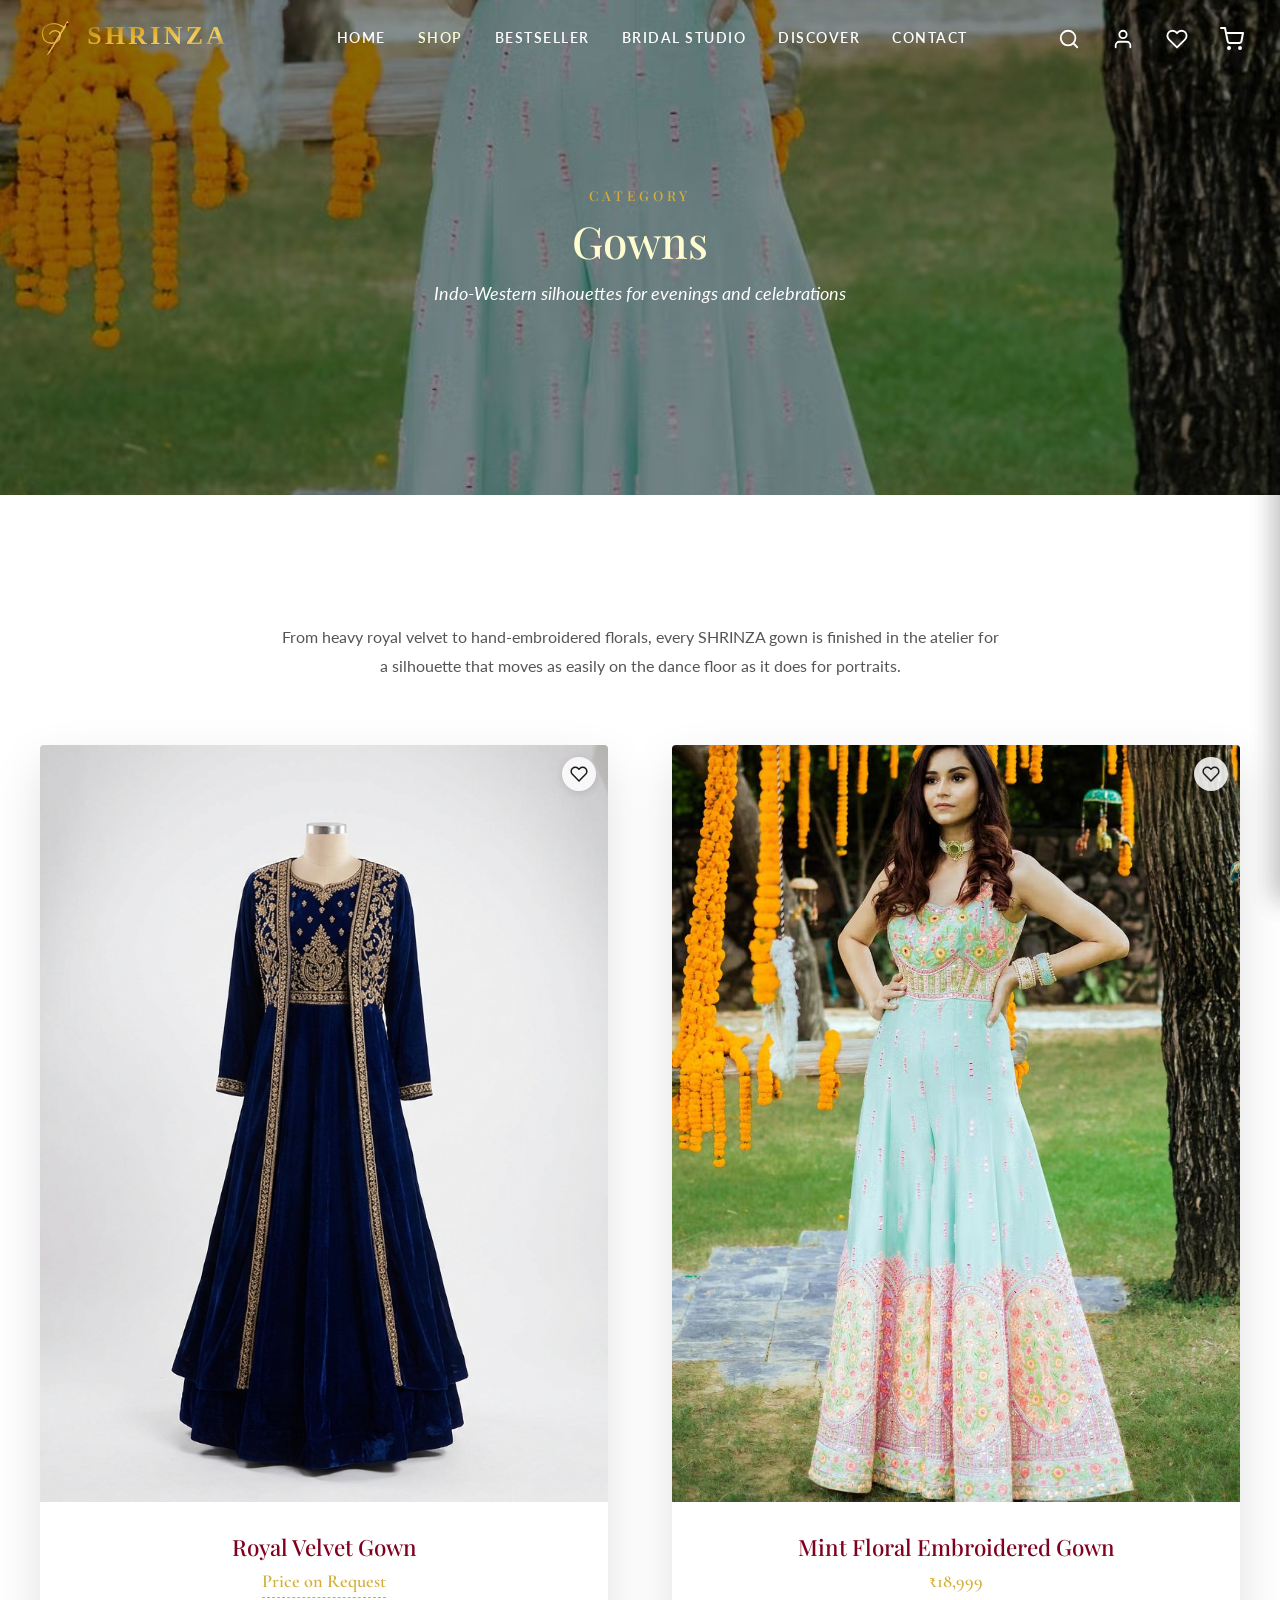
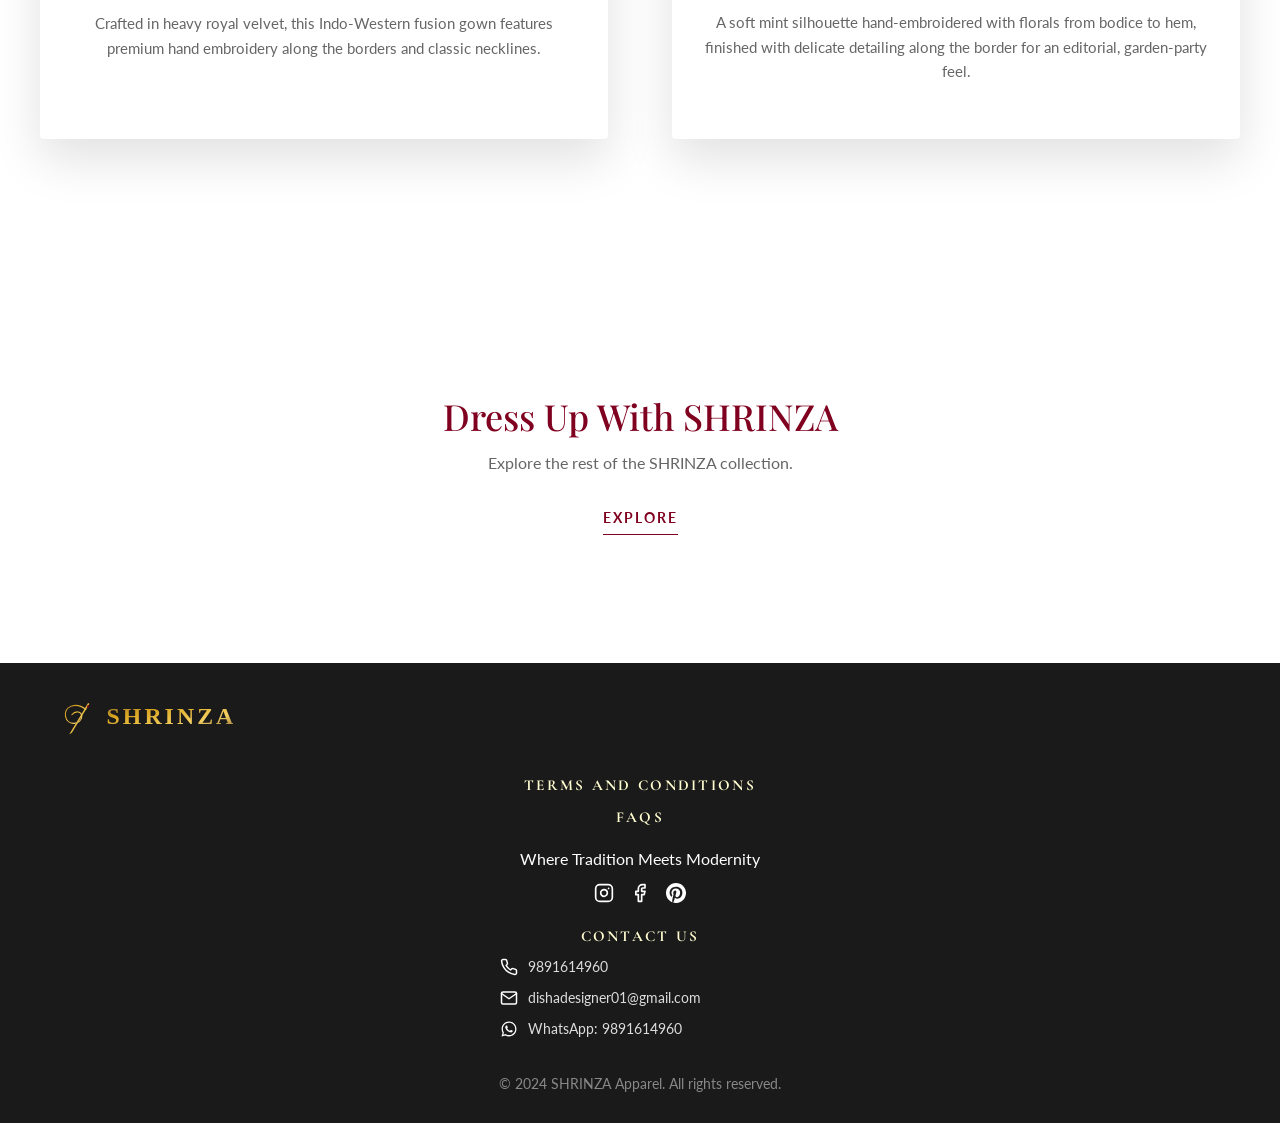
<file: category-gowns.html>
<!DOCTYPE html>
<html lang="en">

<head>
    <meta charset="UTF-8">
    <meta name="viewport" content="width=device-width, initial-scale=1.0">
    <title>SHRINZA | Gowns</title>
    <meta name="description"
        content="Explore SHRINZA's Gowns collection — Indo-Western silhouettes hand-finished for evenings and celebrations.">
    <link rel="stylesheet" href="styles/style.css">
    <link rel="stylesheet" href="styles/category.css">
</head>

<body>

    <!-- Category Hero -->
    <header id="gowns-hero" class="category-page-hero" style="background-image: url('assets/bestseller-mint-floral-gown.jpeg');">
        <!-- Navbar -->
        <nav class="navbar">
            <div class="navbar-top">
            <a href="index.html" class="logo-wrapper" style="text-decoration: none;">
                <div id="navbar-logo-svg-holder">
                    <svg class="logo-symbol" viewBox="43 0 522 150" aria-label="SHRINZA Logo">
                        <defs>
                            <linearGradient id="logoGoldNav" x1="0%" y1="0%" x2="100%" y2="100%">
                                <stop offset="0%" stop-color="#8E6E34" />
                                <stop offset="30%" stop-color="#DAA520" />
                                <stop offset="70%" stop-color="#F5D061" />
                                <stop offset="100%" stop-color="#8E6E34" />
                            </linearGradient>
                        </defs>
                        <g transform="translate(28 15) scale(2.35)">
                            <path d="M42 7 L21 42 L24.2 39.7 L43.5 7.8 Z" fill="url(#logoGoldNav)" />
                            <ellipse cx="42.1" cy="10.5" rx="1.1" ry="1.5" fill="#800020"
                                transform="rotate(31 42.1 10.5)" />
                            <path d="M39.5 14 C28 5,15 11,17 22 C19 33,35 31,35 22 C35 16,28 15,24 20" fill="none"
                                stroke="url(#logoGoldNav)" stroke-width="1.25" stroke-linecap="round" />
                        </g>
                        <text x="175" y="86" fill="url(#logoGoldNav)" font-family="Georgia, 'Times New Roman', serif"
                            font-size="62" font-weight="600" letter-spacing="8">SHRINZA</text>
                        <path d="M182 105 L545 105" stroke="url(#logoGoldNav)" stroke-width="1.3" stroke-linecap="round"
                            opacity="0.75" />
                    </svg>
                </div>
            </a>
            <div class="nav-links">
                <a href="index.html#hero">Home</a>
                <a href="index.html#categories" class="active-link">SHOP</a>
                <a href="index.html#bestsellers">Bestseller</a>
                <a href="bridal-studio.html">Bridal Studio</a>
                <a href="discover.html">Discover</a>
                <a href="index.html#footer">Contact</a>
            </div>
            <div class="nav-actions" style="display: flex; align-items: center; gap: 1.5rem;">
                <button id="search-toggle-btn" class="nav-icon-btn" aria-label="Search">
                    <svg viewBox="0 0 24 24" width="22" height="22" fill="none" stroke="currentColor" stroke-width="2"
                        stroke-linecap="round" stroke-linejoin="round">
                        <circle cx="11" cy="11" r="8"></circle>
                        <line x1="21" y1="21" x2="16.65" y2="16.65"></line>
                    </svg>
                </button>
                <div class="account-menu">
                    <button id="account-toggle-btn" class="nav-icon-btn" aria-label="Account">
                        <svg viewBox="0 0 24 24" width="22" height="22" fill="none" stroke="currentColor" stroke-width="2"
                            stroke-linecap="round" stroke-linejoin="round">
                            <path d="M20 21v-2a4 4 0 0 0-4-4H8a4 4 0 0 0-4 4v2"></path>
                            <circle cx="12" cy="7" r="4"></circle>
                        </svg>
                    </button>
                    <div id="account-panel" class="account-panel">
                        <div id="account-panel-guest" class="account-panel-content">
                            <p>Sign in to track your orders.</p>
                            <button id="account-open-auth-btn" class="btn btn-primary btn-block">Login / Sign Up</button>
                        </div>
                        <div id="account-panel-user" class="account-panel-content hidden">
                            <p class="account-panel-name" id="account-customer-name">—</p>
                            <p class="account-panel-id">Customer ID<br><strong id="account-customer-id">—</strong></p>
                            <p class="account-panel-mobile" id="account-customer-mobile">—</p>
                            <a href="orders.html" class="btn btn-primary btn-block account-panel-orders-link">My
                                Orders</a>
                            <button id="account-logout-btn" class="btn btn-outline btn-block">Logout</button>
                        </div>
                    </div>
                </div>
                <button id="favorites-toggle-btn" class="nav-icon-btn" aria-label="Open Favorites">
                    <svg viewBox="0 0 24 24" width="22" height="22" fill="none" stroke="currentColor" stroke-width="2"
                        stroke-linecap="round" stroke-linejoin="round">
                        <path
                            d="M20.84 4.61a5.5 5.5 0 0 0-7.78 0L12 5.67l-1.06-1.06a5.5 5.5 0 0 0-7.78 7.78l1.06 1.06L12 21.23l7.78-7.78 1.06-1.06a5.5 5.5 0 0 0 0-7.78z">
                        </path>
                    </svg>
                    <span id="favorites-badge" class="cart-badge">0</span>
                </button>
                <button id="cart-toggle-btn" class="nav-icon-btn" aria-label="Open Cart">
                    <svg viewBox="0 0 24 24" width="24" height="24" fill="none" stroke="currentColor" stroke-width="2"
                        stroke-linecap="round" stroke-linejoin="round">
                        <circle cx="9" cy="21" r="1"></circle>
                        <circle cx="20" cy="21" r="1"></circle>
                        <path d="M1 1h4l2.68 13.39a2 2 0 0 0 2 1.61h9.72a2 2 0 0 0 2-1.61L23 6H6"></path>
                    </svg>
                    <span id="cart-badge" class="cart-badge">0</span>
                </button>
            </div>
            </div>
        </nav>
        <div class="category-page-hero-overlay"></div>
        <div class="category-page-hero-content">
            <h4>Category</h4>
            <h1>Gowns</h1>
            <p>Indo-Western silhouettes for evenings and celebrations</p>
        </div>
    </header>

    <!-- Intro -->
    <section class="section container">
        <p class="category-page-intro">
            From heavy royal velvet to hand-embroidered florals, every SHRINZA gown is finished in the atelier for a
            silhouette that moves as easily on the dance floor as it does for portraits.
        </p>

        <div class="category-showcase-grid">
            <div class="category-showcase-card">
                <div class="category-showcase-image-wrapper">
                    <button class="favorite-toggle-btn" data-id="1" type="button" aria-label="Add to Favorites">
                        <svg viewBox="0 0 24 24" width="18" height="18" fill="none" stroke="currentColor"
                            stroke-width="2" stroke-linecap="round" stroke-linejoin="round">
                            <path
                                d="M20.84 4.61a5.5 5.5 0 0 0-7.78 0L12 5.67l-1.06-1.06a5.5 5.5 0 0 0-7.78 7.78l1.06 1.06L12 21.23l7.78-7.78 1.06-1.06a5.5 5.5 0 0 0 0-7.78z">
                            </path>
                        </svg>
                    </button>
                    <a href="product.html?id=1">
                        <img src="assets/product1.png" alt="Royal Velvet Gown">
                    </a>
                </div>
                <div class="category-showcase-details">
                    <a href="product.html?id=1" class="category-showcase-link"><h3>Royal Velvet Gown</h3></a>
                    <a href="https://wa.me/919891614960?text=Hi%2C%20I%27d%20like%20to%20know%20the%20price%20for%20the%20Royal%20Velvet%20Gown."
                        class="category-showcase-price category-showcase-price-link" target="_blank"
                        rel="noopener">Price on Request</a>
                    <a href="product.html?id=1" class="category-showcase-link">
                        <p class="category-showcase-desc">
                            Crafted in heavy royal velvet, this Indo-Western fusion gown features premium hand
                            embroidery along the borders and classic necklines.
                        </p>
                    </a>
                </div>
            </div>
            <div class="category-showcase-card">
                <div class="category-showcase-image-wrapper">
                    <button class="favorite-toggle-btn" data-id="5" type="button" aria-label="Add to Favorites">
                        <svg viewBox="0 0 24 24" width="18" height="18" fill="none" stroke="currentColor"
                            stroke-width="2" stroke-linecap="round" stroke-linejoin="round">
                            <path
                                d="M20.84 4.61a5.5 5.5 0 0 0-7.78 0L12 5.67l-1.06-1.06a5.5 5.5 0 0 0-7.78 7.78l1.06 1.06L12 21.23l7.78-7.78 1.06-1.06a5.5 5.5 0 0 0 0-7.78z">
                            </path>
                        </svg>
                    </button>
                    <a href="product.html?id=5">
                        <img src="assets/bestseller-mint-floral-gown.jpeg" alt="Mint Floral Embroidered Gown">
                    </a>
                </div>
                <div class="category-showcase-details">
                    <a href="product.html?id=5" class="category-showcase-link"><h3>Mint Floral Embroidered Gown</h3></a>
                    <p class="category-showcase-price">&#8377;18,999</p>
                    <a href="product.html?id=5" class="category-showcase-link">
                        <p class="category-showcase-desc">
                            A soft mint silhouette hand-embroidered with florals from bodice to hem, finished with
                            delicate detailing along the border for an editorial, garden-party feel.
                        </p>
                    </a>
                </div>
            </div>
        </div>
    </section>

    <!-- Closing CTA -->
    <section class="category-page-cta">
        <h2>Dress Up With SHRINZA</h2>
        <p>Explore the rest of the SHRINZA collection.</p>
        <div class="category-page-cta-actions">
            <a href="shop-all.html" class="cta-text-link">Explore</a>
        </div>
    </section>

    <!-- Footer -->
    <footer id="footer">
        <div class="container">
            <div class="logo-wrapper logo-footer">
                <div id="footer-logo-svg-holder">
                    <svg class="logo-symbol" viewBox="43 0 522 150" aria-label="SHRINZA Logo">
                        <defs>
                            <linearGradient id="logoGoldFooter" x1="0%" y1="0%" x2="100%" y2="100%">
                                <stop offset="0%" stop-color="#8E6E34" />
                                <stop offset="30%" stop-color="#DAA520" />
                                <stop offset="70%" stop-color="#F5D061" />
                                <stop offset="100%" stop-color="#8E6E34" />
                            </linearGradient>
                        </defs>
                        <g transform="translate(28 15) scale(2.35)">
                            <path d="M42 7 L21 42 L24.2 39.7 L43.5 7.8 Z" fill="url(#logoGoldFooter)" />
                            <ellipse cx="42.1" cy="10.5" rx="1.1" ry="1.5" fill="#800020"
                                transform="rotate(31 42.1 10.5)" />
                            <path d="M39.5 14 C28 5,15 11,17 22 C19 33,35 31,35 22 C35 16,28 15,24 20" fill="none"
                                stroke="url(#logoGoldFooter)" stroke-width="1.25" stroke-linecap="round" />
                        </g>
                        <text x="175" y="86" fill="url(#logoGoldFooter)"
                            font-family="Georgia, 'Times New Roman', serif" font-size="62" font-weight="600"
                            letter-spacing="8">SHRINZA</text>
                        <path d="M182 105 L545 105" stroke="url(#logoGoldFooter)" stroke-width="1.3"
                            stroke-linecap="round" opacity="0.75" />
                    </svg>
                </div>
            </div>
            <div class="footer-legal-links">
                <a href="#">Terms and Conditions</a>
                <a href="#">FAQs</a>
            </div>
            <p>Where Tradition Meets Modernity</p>

            <div class="social-links">
                <a href="#" aria-label="Instagram">
                    <svg viewBox="0 0 24 24" width="20" height="20" fill="none" stroke="currentColor"
                        stroke-width="2" stroke-linecap="round" stroke-linejoin="round">
                        <rect x="2" y="2" width="20" height="20" rx="5" ry="5"></rect>
                        <path d="M16 11.37A4 4 0 1 1 12.63 8 4 4 0 0 1 16 11.37z"></path>
                        <line x1="17.5" y1="6.5" x2="17.51" y2="6.5"></line>
                    </svg>
                </a>
                <a href="#" aria-label="Facebook">
                    <svg viewBox="0 0 24 24" width="20" height="20" fill="none" stroke="currentColor"
                        stroke-width="2" stroke-linecap="round" stroke-linejoin="round">
                        <path d="M18 2h-3a5 5 0 0 0-5 5v3H7v4h3v8h4v-8h3l1-4h-4V7a1 1 0 0 1 1-1h3z"></path>
                    </svg>
                </a>
                <a href="#" aria-label="Pinterest">
                    <svg viewBox="0 0 24 24" width="20" height="20" fill="currentColor">
                        <path
                            d="M12.017 0C5.396 0 0 5.396 0 12.017c0 5.088 3.163 9.436 7.627 11.183-.105-.949-.2-2.405.042-3.441.218-.937 1.407-5.965 1.407-5.965s-.359-.719-.359-1.782c0-1.668.967-2.914 2.171-2.914 1.024 0 1.518.769 1.518 1.69 0 1.029-.655 2.568-.994 3.995-.283 1.194.599 2.169 1.777 2.169 2.133 0 3.772-2.249 3.772-5.495 0-2.873-2.064-4.882-5.012-4.882-3.414 0-5.418 2.561-5.418 5.207 0 1.031.397 2.138.893 2.738a.36.36 0 0 1 .083.345l-.333 1.36c-.053.22-.174.267-.402.161-1.499-.698-2.436-2.889-2.436-4.649 0-3.785 2.75-7.262 7.929-7.262 4.163 0 7.398 2.967 7.398 6.931 0 4.136-2.607 7.464-6.227 7.464-1.216 0-2.359-.631-2.75-1.378l-.748 2.853c-.271 1.043-1.002 2.35-1.492 3.146 1.123.347 2.317.535 3.554.535 6.621 0 12.017-5.396 12.017-12.017C24.034 5.396 18.638.001 12.017.001z">
                        </path>
                    </svg>
                </a>
            </div>

            <div class="footer-contact" style="max-width: 280px; margin: 1.5rem auto 0;">
                <h4>Contact Us</h4>
                <a href="tel:+919891614960" class="footer-contact-item">
                    <svg viewBox="0 0 24 24" width="18" height="18" fill="none" stroke="currentColor"
                        stroke-width="2" stroke-linecap="round" stroke-linejoin="round">
                        <path
                            d="M22 16.92v3a2 2 0 0 1-2.18 2 19.79 19.79 0 0 1-8.63-3.07 19.5 19.5 0 0 1-6-6 19.79 19.79 0 0 1-3.07-8.67A2 2 0 0 1 4.11 2h3a2 2 0 0 1 2 1.72c.127.96.361 1.903.7 2.81a2 2 0 0 1-.45 2.11L8.09 9.91a16 16 0 0 0 6 6l1.27-1.27a2 2 0 0 1 2.11-.45c.907.339 1.85.573 2.81.7A2 2 0 0 1 22 16.92z">
                        </path>
                    </svg>
                    <span>9891614960</span>
                </a>
                <a href="mailto:dishadesigner01@gmail.com" class="footer-contact-item">
                    <svg viewBox="0 0 24 24" width="18" height="18" fill="none" stroke="currentColor"
                        stroke-width="2" stroke-linecap="round" stroke-linejoin="round">
                        <path d="M4 4h16c1.1 0 2 .9 2 2v12c0 1.1-.9 2-2 2H4c-1.1 0-2-.9-2-2V6c0-1.1.9-2 2-2z"></path>
                        <polyline points="22,6 12,13 2,6"></polyline>
                    </svg>
                    <span>dishadesigner01@gmail.com</span>
                </a>
                <a href="https://wa.me/919891614960" class="footer-contact-item" target="_blank" rel="noopener">
                    <svg viewBox="0 0 24 24" width="18" height="18" fill="currentColor">
                        <path
                            d="M12.04 2C6.58 2 2.13 6.45 2.13 11.91c0 1.75.46 3.48 1.32 4.99L2 22l5.25-1.38a9.9 9.9 0 0 0 4.79 1.22h.01c5.46 0 9.91-4.45 9.91-9.91C21.96 6.45 17.5 2 12.04 2zm0 18.15h-.01a8.2 8.2 0 0 1-4.19-1.15l-.3-.18-3.12.82.83-3.04-.19-.31a8.2 8.2 0 0 1-1.26-4.38c0-4.54 3.7-8.24 8.25-8.24 2.2 0 4.27.86 5.83 2.42a8.18 8.18 0 0 1 2.41 5.83c0 4.55-3.7 8.24-8.25 8.24zm4.52-6.16c-.25-.12-1.47-.72-1.7-.81-.23-.08-.39-.12-.56.12-.17.25-.64.81-.78.97-.15.17-.29.19-.54.06-.25-.12-1.04-.38-1.99-1.22-.74-.66-1.23-1.46-1.38-1.71-.15-.25-.02-.38.11-.51.11-.11.25-.29.37-.43.12-.15.16-.25.25-.42.08-.17.04-.31-.02-.43-.06-.12-.56-1.34-.76-1.84-.2-.48-.4-.42-.56-.42h-.48c-.17 0-.43.06-.66.31-.23.25-.86.84-.86 2.05 0 1.21.88 2.38 1 2.55.12.17 1.74 2.65 4.21 3.72.59.25 1.05.4 1.41.51.59.19 1.13.16 1.56.1.48-.07 1.47-.6 1.68-1.18.21-.58.21-1.08.15-1.18-.06-.1-.23-.16-.48-.28z">
                        </path>
                    </svg>
                    <span>WhatsApp: 9891614960</span>
                </a>
            </div>

            <p style="font-size: 0.9rem; color: #888; margin-top: 2rem;">&copy; 2024 SHRINZA Apparel. All rights
                reserved.</p>
        </div>
    </footer>

    <!-- Cart Drawer -->
    <div id="cart-drawer" class="cart-drawer">
        <div class="cart-drawer-header">
            <h3>Your Shopping Bag</h3>
            <button id="cart-close-btn" class="close-btn" aria-label="Close Cart">&times;</button>
        </div>
        <div id="cart-items-container" class="cart-items-container">
            <div class="cart-empty-message">Your shopping bag is currently empty.</div>
        </div>
        <div id="cart-summary" class="cart-summary hidden">
            <div class="summary-row">
                <span>Subtotal</span>
                <span id="cart-subtotal">₹0</span>
            </div>
            <p class="summary-tax-note">Shipping and taxes calculated at checkout.</p>
            <button id="checkout-btn" class="btn btn-primary btn-block">Proceed to Checkout</button>
        </div>
    </div>
    <div id="cart-overlay" class="drawer-overlay"></div>

    <!-- Favorites Drawer -->
    <div id="favorites-drawer" class="cart-drawer">
        <div class="cart-drawer-header">
            <h3>Your Favorites</h3>
            <button id="favorites-close-btn" class="close-btn" aria-label="Close Favorites">&times;</button>
        </div>
        <div id="favorites-items-container" class="cart-items-container">
            <div class="cart-empty-message">You haven't saved any favorites yet.</div>
        </div>
    </div>
    <div id="favorites-overlay" class="drawer-overlay"></div>

    <!-- Auth / OTP Modal -->
    <div id="auth-modal" class="modal">
        <div class="modal-content">
            <button id="auth-modal-close" class="close-btn">&times;</button>
            <div class="text-center" style="margin-bottom: 1.5rem;">
                <h4 class="text-gold"
                    style="letter-spacing: 2px; text-transform: uppercase; font-size: 0.8rem; margin-bottom: 0.5rem;">
                    SHRINZA Account</h4>
                <h2 class="text-burgundy" id="auth-modal-title">Login</h2>
            </div>

            <form id="auth-login-form" class="auth-form">
                <div class="form-group">
                    <label for="auth-login-mobile">Mobile Number</label>
                    <input type="tel" id="auth-login-mobile" placeholder="10-digit mobile number" pattern="[0-9]{10}"
                        maxlength="10" required>
                </div>
                <div class="form-actions" style="justify-content: flex-end;">
                    <button type="submit" class="btn btn-primary">Send OTP</button>
                </div>
                <p class="auth-switch">New to SHRINZA? <a href="#" id="auth-goto-signup">Sign Up</a></p>
            </form>

            <form id="auth-signup-form" class="auth-form hidden">
                <p id="auth-signup-notice" class="auth-otp-error hidden"></p>
                <div class="form-group">
                    <label for="auth-signup-name">Full Name</label>
                    <input type="text" id="auth-signup-name" placeholder="Enter your name" required>
                </div>
                <div class="form-group">
                    <label for="auth-signup-mobile">Mobile Number</label>
                    <input type="tel" id="auth-signup-mobile" placeholder="10-digit mobile number"
                        pattern="[0-9]{10}" maxlength="10" required>
                </div>
                <div class="form-group">
                    <label for="auth-signup-email">Email Address</label>
                    <input type="email" id="auth-signup-email" placeholder="Enter email" required>
                </div>
                <div class="form-group">
                    <label for="auth-signup-city">City</label>
                    <input type="text" id="auth-signup-city" placeholder="Enter your city" required>
                </div>
                <div class="form-actions" style="justify-content: flex-end;">
                    <button type="submit" class="btn btn-primary">Send OTP</button>
                </div>
                <p class="auth-switch">Already have an account? <a href="#" id="auth-goto-login">Login</a></p>
            </form>

            <form id="auth-step-otp" class="auth-form hidden">
                <p class="auth-otp-hint">We've sent a 4-digit code to <strong id="auth-otp-mobile-display"></strong>.
                </p>
                <p id="auth-otp-demo" class="auth-otp-demo"></p>
                <div class="form-group">
                    <label for="auth-otp-input">Enter OTP</label>
                    <input type="text" id="auth-otp-input" placeholder="4-digit code" maxlength="4"
                        inputmode="numeric" required>
                </div>
                <p id="auth-otp-error" class="auth-otp-error hidden">Incorrect OTP. Please try again.</p>
                <div class="form-actions">
                    <button type="button" id="auth-change-number" class="btn btn-outline"
                        style="color: var(--color-primary); border-color: rgba(128, 0, 32, 0.3);">Back</button>
                    <button type="submit" class="btn btn-primary">Verify &amp; Continue</button>
                </div>
                <p class="auth-resend">Didn't get it? <a href="#" id="auth-resend-otp">Resend OTP</a></p>
            </form>
        </div>
    </div>

    <!-- Checkout Delivery Details Modal -->
    <div id="checkout-modal" class="modal">
        <div class="modal-content">
            <button id="checkout-modal-close" class="close-btn">&times;</button>
            <div class="text-center" style="margin-bottom: 1.5rem;">
                <h4 class="text-gold"
                    style="letter-spacing: 2px; text-transform: uppercase; font-size: 0.8rem; margin-bottom: 0.5rem;">
                    Delivery Details</h4>
                <h2 class="text-burgundy">Where should we deliver this?</h2>
            </div>
            <form id="checkout-details-form">
                <div class="form-group">
                    <label for="checkout-name">Full Name</label>
                    <input type="text" id="checkout-name" required>
                </div>
                <div class="form-group">
                    <label for="checkout-phone">Phone Number</label>
                    <input type="tel" id="checkout-phone" required>
                </div>
                <div class="form-group">
                    <label for="checkout-address">Address</label>
                    <input type="text" id="checkout-address" placeholder="House no., street, locality" required>
                </div>
                <div class="form-group" style="display: flex; gap: 1rem;">
                    <div style="flex: 1;">
                        <label for="checkout-city">City</label>
                        <input type="text" id="checkout-city" required>
                    </div>
                    <div style="flex: 1;">
                        <label for="checkout-pincode">Pincode</label>
                        <input type="text" id="checkout-pincode" pattern="[0-9]{6}" maxlength="6" required>
                    </div>
                </div>
                <div class="form-actions">
                    <button type="submit" class="btn btn-gold">Continue to Payment</button>
                </div>
            </form>
        </div>
    </div>

    <!-- Search Modal -->
    <div id="search-modal" class="modal search-modal">
        <div class="modal-content">
            <button id="search-modal-close" class="close-btn">&times;</button>
            <div class="text-center" style="margin-bottom: 1.5rem;">
                <h4 class="text-gold"
                    style="letter-spacing: 2px; text-transform: uppercase; font-size: 0.8rem; margin-bottom: 0.5rem;">
                    Search SHRINZA</h4>
                <h2 class="text-burgundy">What are you looking for?</h2>
            </div>
            <form id="search-form">
                <div class="form-group">
                    <input type="text" id="search-input" placeholder="Search for gowns, lehengas, sarees..."
                        autocomplete="off" required>
                </div>
                <div class="form-actions" style="justify-content: center;">
                    <button type="submit" class="btn btn-primary">Search</button>
                </div>
            </form>
            <div class="search-suggestions">
                <p class="search-suggestions-label">Popular Searches</p>
                <div class="search-suggestions-chips">
                    <button type="button" class="search-chip" data-query="gown">Gowns</button>
                    <button type="button" class="search-chip" data-query="lehenga">Lehengas</button>
                    <button type="button" class="search-chip" data-query="saree">Sarees</button>
                    <button type="button" class="search-chip" data-query="bridal">Bridal</button>
                </div>
            </div>
            <p id="search-no-results" class="search-no-results hidden">No products matched your search. Try
                "Gowns", "Lehengas", or "Sarees".</p>
        </div>
    </div>

    <!-- Modal Base Overlay -->
    <div id="modal-overlay" class="modal-overlay"></div>

    <script src="scripts/catalog.js"></script>
    <script src="scripts/store.js"></script>
    <script src="scripts/main.js"></script>
    <script src="scripts/navbar-scroll.js"></script>
</body>

</html>
</file>
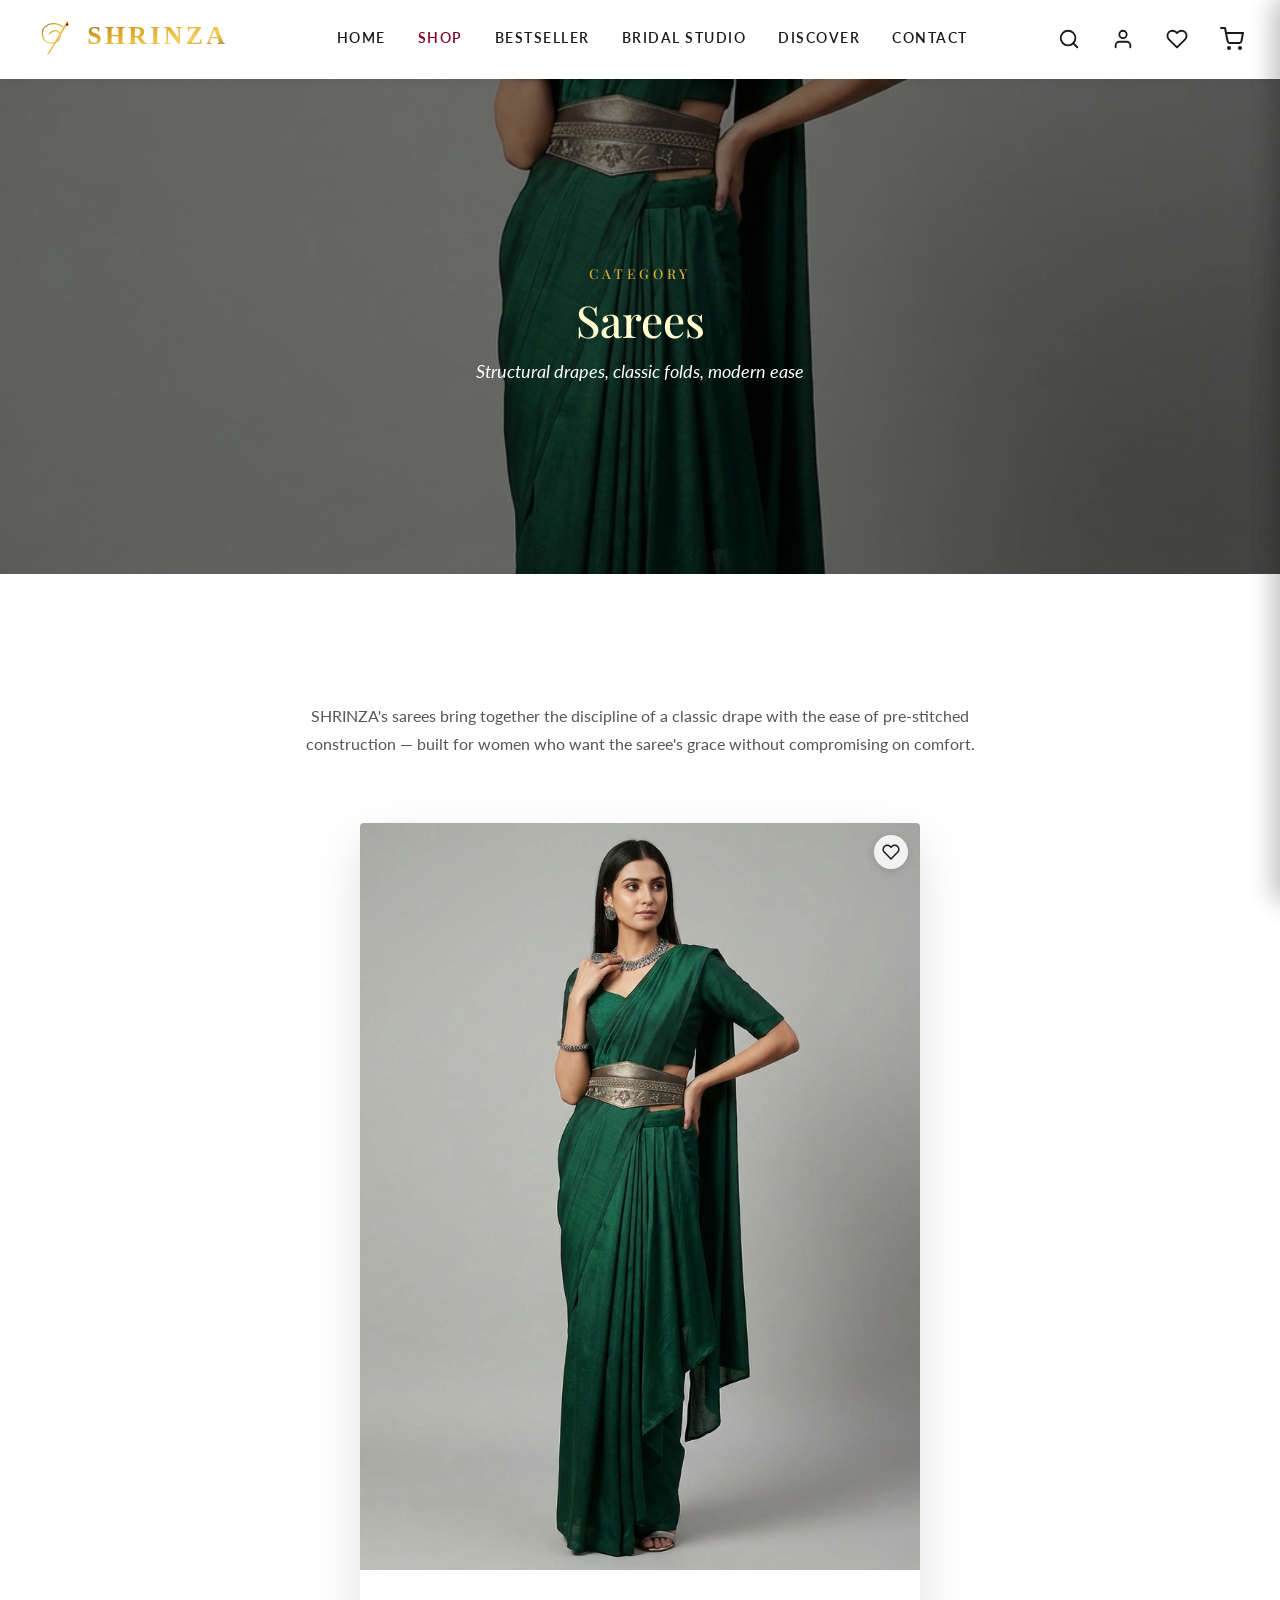
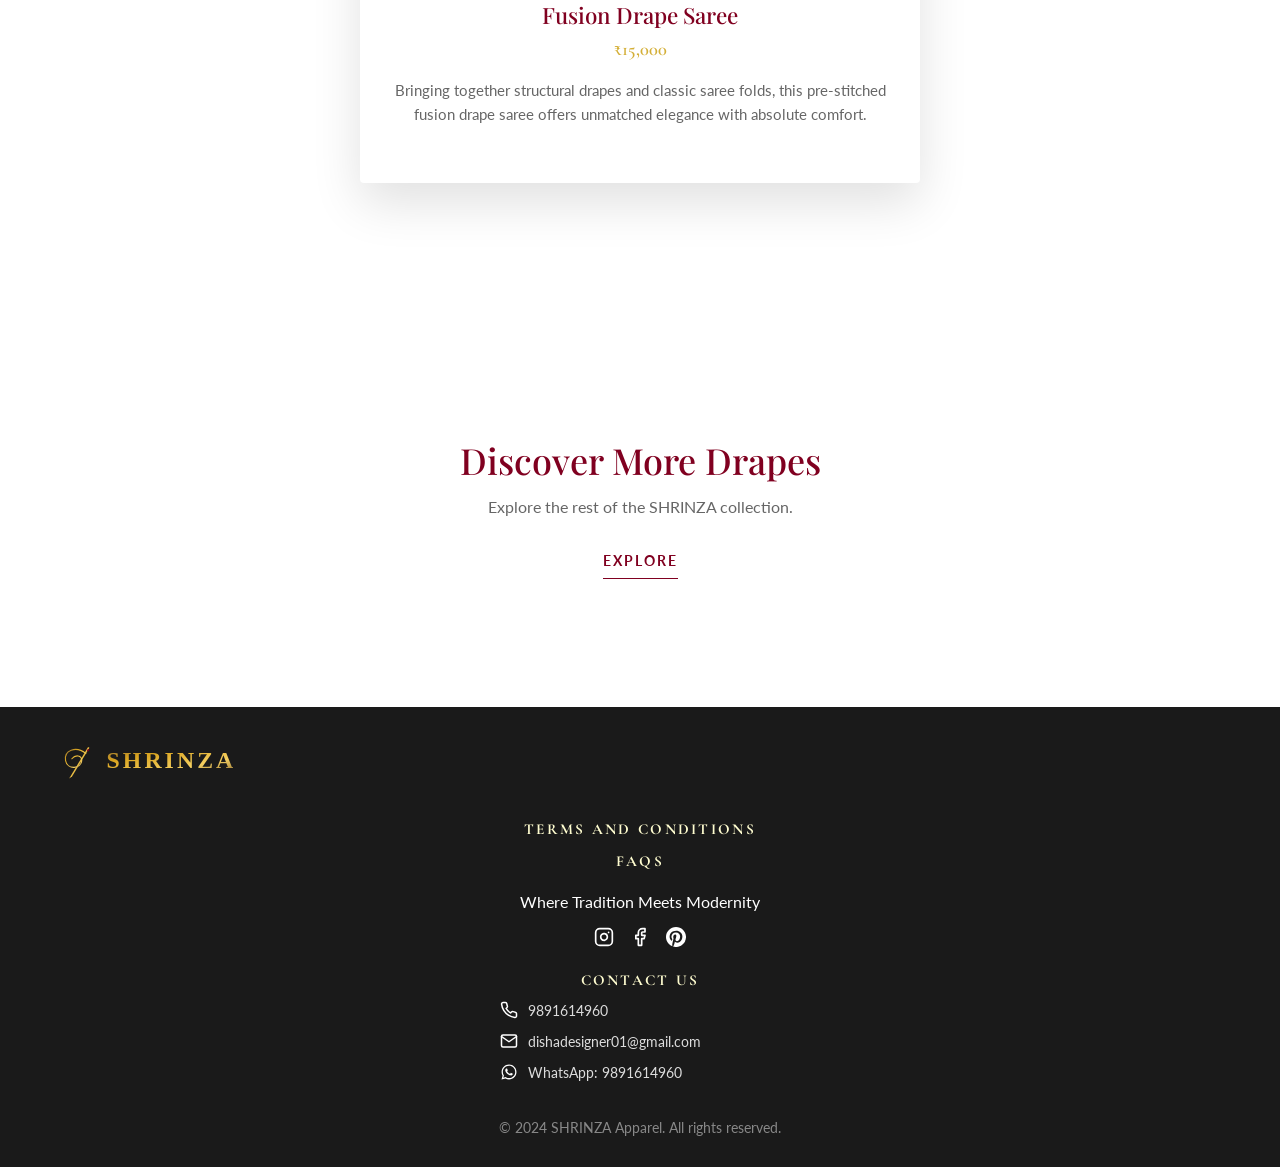
<file: category-sarees.html>
<!DOCTYPE html>
<html lang="en">

<head>
    <meta charset="UTF-8">
    <meta name="viewport" content="width=device-width, initial-scale=1.0">
    <title>SHRINZA | Sarees</title>
    <meta name="description"
        content="Explore SHRINZA's Saree collection — structural drapes and classic saree folds reimagined for effortless, modern elegance.">
    <link rel="stylesheet" href="styles/style.css">
    <link rel="stylesheet" href="styles/category.css">
</head>

<body>

    <!-- Navbar -->
    <nav class="navbar">
        <div class="navbar-top">
        <a href="index.html" class="logo-wrapper" style="text-decoration: none;">
            <div id="navbar-logo-svg-holder">
                <svg class="logo-symbol" viewBox="43 0 522 150" aria-label="SHRINZA Logo">
                    <defs>
                        <linearGradient id="logoGoldNav" x1="0%" y1="0%" x2="100%" y2="100%">
                            <stop offset="0%" stop-color="#8E6E34" />
                            <stop offset="30%" stop-color="#DAA520" />
                            <stop offset="70%" stop-color="#F5D061" />
                            <stop offset="100%" stop-color="#8E6E34" />
                        </linearGradient>
                    </defs>
                    <g transform="translate(28 15) scale(2.35)">
                        <path d="M42 7 L21 42 L24.2 39.7 L43.5 7.8 Z" fill="url(#logoGoldNav)" />
                        <ellipse cx="42.1" cy="10.5" rx="1.1" ry="1.5" fill="#800020"
                            transform="rotate(31 42.1 10.5)" />
                        <path d="M39.5 14 C28 5,15 11,17 22 C19 33,35 31,35 22 C35 16,28 15,24 20" fill="none"
                            stroke="url(#logoGoldNav)" stroke-width="1.25" stroke-linecap="round" />
                    </g>
                    <text x="175" y="86" fill="url(#logoGoldNav)" font-family="Georgia, 'Times New Roman', serif"
                        font-size="62" font-weight="600" letter-spacing="8">SHRINZA</text>
                    <path d="M182 105 L545 105" stroke="url(#logoGoldNav)" stroke-width="1.3" stroke-linecap="round"
                        opacity="0.75" />
                </svg>
            </div>
        </a>
        <div class="nav-links">
            <a href="index.html#hero">Home</a>
            <a href="index.html#categories" class="active-link">SHOP</a>
            <a href="index.html#bestsellers">Bestseller</a>
            <a href="bridal-studio.html">Bridal Studio</a>
            <a href="discover.html">Discover</a>
            <a href="index.html#footer">Contact</a>
        </div>
        <div class="nav-actions" style="display: flex; align-items: center; gap: 1.5rem;">
            <button id="search-toggle-btn" class="nav-icon-btn" aria-label="Search">
                <svg viewBox="0 0 24 24" width="22" height="22" fill="none" stroke="currentColor" stroke-width="2"
                    stroke-linecap="round" stroke-linejoin="round">
                    <circle cx="11" cy="11" r="8"></circle>
                    <line x1="21" y1="21" x2="16.65" y2="16.65"></line>
                </svg>
            </button>
            <div class="account-menu">
                <button id="account-toggle-btn" class="nav-icon-btn" aria-label="Account">
                    <svg viewBox="0 0 24 24" width="22" height="22" fill="none" stroke="currentColor" stroke-width="2"
                        stroke-linecap="round" stroke-linejoin="round">
                        <path d="M20 21v-2a4 4 0 0 0-4-4H8a4 4 0 0 0-4 4v2"></path>
                        <circle cx="12" cy="7" r="4"></circle>
                    </svg>
                </button>
                <div id="account-panel" class="account-panel">
                    <div id="account-panel-guest" class="account-panel-content">
                        <p>Sign in to track your orders.</p>
                        <button id="account-open-auth-btn" class="btn btn-primary btn-block">Login / Sign Up</button>
                    </div>
                    <div id="account-panel-user" class="account-panel-content hidden">
                        <p class="account-panel-name" id="account-customer-name">—</p>
                        <p class="account-panel-id">Customer ID<br><strong id="account-customer-id">—</strong></p>
                        <p class="account-panel-mobile" id="account-customer-mobile">—</p>
                        <a href="orders.html" class="btn btn-primary btn-block account-panel-orders-link">My
                            Orders</a>
                        <button id="account-logout-btn" class="btn btn-outline btn-block">Logout</button>
                    </div>
                </div>
            </div>
            <button id="favorites-toggle-btn" class="nav-icon-btn" aria-label="Open Favorites">
                <svg viewBox="0 0 24 24" width="22" height="22" fill="none" stroke="currentColor" stroke-width="2"
                    stroke-linecap="round" stroke-linejoin="round">
                    <path
                        d="M20.84 4.61a5.5 5.5 0 0 0-7.78 0L12 5.67l-1.06-1.06a5.5 5.5 0 0 0-7.78 7.78l1.06 1.06L12 21.23l7.78-7.78 1.06-1.06a5.5 5.5 0 0 0 0-7.78z">
                    </path>
                </svg>
                <span id="favorites-badge" class="cart-badge">0</span>
            </button>
            <button id="cart-toggle-btn" class="nav-icon-btn" aria-label="Open Cart">
                <svg viewBox="0 0 24 24" width="24" height="24" fill="none" stroke="currentColor" stroke-width="2"
                    stroke-linecap="round" stroke-linejoin="round">
                    <circle cx="9" cy="21" r="1"></circle>
                    <circle cx="20" cy="21" r="1"></circle>
                    <path d="M1 1h4l2.68 13.39a2 2 0 0 0 2 1.61h9.72a2 2 0 0 0 2-1.61L23 6H6"></path>
                </svg>
                <span id="cart-badge" class="cart-badge">0</span>
            </button>
        </div>
        </div>
    </nav>

    <!-- Category Hero -->
    <header class="category-page-hero" style="background-image: url('assets/product3.png');">
        <div class="category-page-hero-overlay"></div>
        <div class="category-page-hero-content">
            <h4>Category</h4>
            <h1>Sarees</h1>
            <p>Structural drapes, classic folds, modern ease</p>
        </div>
    </header>

    <!-- Intro -->
    <section class="section container">
        <p class="category-page-intro">
            SHRINZA's sarees bring together the discipline of a classic drape with the ease of pre-stitched
            construction — built for women who want the saree's grace without compromising on comfort.
        </p>

        <div class="category-showcase-grid single-item">
            <div class="category-showcase-card">
                <div class="category-showcase-image-wrapper">
                    <button class="favorite-toggle-btn" data-id="3" type="button" aria-label="Add to Favorites">
                        <svg viewBox="0 0 24 24" width="18" height="18" fill="none" stroke="currentColor"
                            stroke-width="2" stroke-linecap="round" stroke-linejoin="round">
                            <path
                                d="M20.84 4.61a5.5 5.5 0 0 0-7.78 0L12 5.67l-1.06-1.06a5.5 5.5 0 0 0-7.78 7.78l1.06 1.06L12 21.23l7.78-7.78 1.06-1.06a5.5 5.5 0 0 0 0-7.78z">
                            </path>
                        </svg>
                    </button>
                    <a href="product.html?id=3">
                        <img src="assets/product3.png" alt="Fusion Drape Saree">
                    </a>
                </div>
                <div class="category-showcase-details">
                    <a href="product.html?id=3" class="category-showcase-link"><h3>Fusion Drape Saree</h3></a>
                    <p class="category-showcase-price">&#8377;15,000</p>
                    <a href="product.html?id=3" class="category-showcase-link">
                        <p class="category-showcase-desc">
                            Bringing together structural drapes and classic saree folds, this pre-stitched fusion drape
                            saree offers unmatched elegance with absolute comfort.
                        </p>
                    </a>
                </div>
            </div>
        </div>
    </section>

    <!-- Closing CTA -->
    <section class="category-page-cta">
        <h2>Discover More Drapes</h2>
        <p>Explore the rest of the SHRINZA collection.</p>
        <div class="category-page-cta-actions">
            <a href="shop-all.html" class="cta-text-link">Explore</a>
        </div>
    </section>

    <!-- Footer -->
    <footer id="footer">
        <div class="container">
            <div class="logo-wrapper logo-footer">
                <div id="footer-logo-svg-holder">
                    <svg class="logo-symbol" viewBox="43 0 522 150" aria-label="SHRINZA Logo">
                        <defs>
                            <linearGradient id="logoGoldFooter" x1="0%" y1="0%" x2="100%" y2="100%">
                                <stop offset="0%" stop-color="#8E6E34" />
                                <stop offset="30%" stop-color="#DAA520" />
                                <stop offset="70%" stop-color="#F5D061" />
                                <stop offset="100%" stop-color="#8E6E34" />
                            </linearGradient>
                        </defs>
                        <g transform="translate(28 15) scale(2.35)">
                            <path d="M42 7 L21 42 L24.2 39.7 L43.5 7.8 Z" fill="url(#logoGoldFooter)" />
                            <ellipse cx="42.1" cy="10.5" rx="1.1" ry="1.5" fill="#800020"
                                transform="rotate(31 42.1 10.5)" />
                            <path d="M39.5 14 C28 5,15 11,17 22 C19 33,35 31,35 22 C35 16,28 15,24 20" fill="none"
                                stroke="url(#logoGoldFooter)" stroke-width="1.25" stroke-linecap="round" />
                        </g>
                        <text x="175" y="86" fill="url(#logoGoldFooter)"
                            font-family="Georgia, 'Times New Roman', serif" font-size="62" font-weight="600"
                            letter-spacing="8">SHRINZA</text>
                        <path d="M182 105 L545 105" stroke="url(#logoGoldFooter)" stroke-width="1.3"
                            stroke-linecap="round" opacity="0.75" />
                    </svg>
                </div>
            </div>
            <div class="footer-legal-links">
                <a href="#">Terms and Conditions</a>
                <a href="#">FAQs</a>
            </div>
            <p>Where Tradition Meets Modernity</p>

            <div class="social-links">
                <a href="#" aria-label="Instagram">
                    <svg viewBox="0 0 24 24" width="20" height="20" fill="none" stroke="currentColor"
                        stroke-width="2" stroke-linecap="round" stroke-linejoin="round">
                        <rect x="2" y="2" width="20" height="20" rx="5" ry="5"></rect>
                        <path d="M16 11.37A4 4 0 1 1 12.63 8 4 4 0 0 1 16 11.37z"></path>
                        <line x1="17.5" y1="6.5" x2="17.51" y2="6.5"></line>
                    </svg>
                </a>
                <a href="#" aria-label="Facebook">
                    <svg viewBox="0 0 24 24" width="20" height="20" fill="none" stroke="currentColor"
                        stroke-width="2" stroke-linecap="round" stroke-linejoin="round">
                        <path d="M18 2h-3a5 5 0 0 0-5 5v3H7v4h3v8h4v-8h3l1-4h-4V7a1 1 0 0 1 1-1h3z"></path>
                    </svg>
                </a>
                <a href="#" aria-label="Pinterest">
                    <svg viewBox="0 0 24 24" width="20" height="20" fill="currentColor">
                        <path
                            d="M12.017 0C5.396 0 0 5.396 0 12.017c0 5.088 3.163 9.436 7.627 11.183-.105-.949-.2-2.405.042-3.441.218-.937 1.407-5.965 1.407-5.965s-.359-.719-.359-1.782c0-1.668.967-2.914 2.171-2.914 1.024 0 1.518.769 1.518 1.69 0 1.029-.655 2.568-.994 3.995-.283 1.194.599 2.169 1.777 2.169 2.133 0 3.772-2.249 3.772-5.495 0-2.873-2.064-4.882-5.012-4.882-3.414 0-5.418 2.561-5.418 5.207 0 1.031.397 2.138.893 2.738a.36.36 0 0 1 .083.345l-.333 1.36c-.053.22-.174.267-.402.161-1.499-.698-2.436-2.889-2.436-4.649 0-3.785 2.75-7.262 7.929-7.262 4.163 0 7.398 2.967 7.398 6.931 0 4.136-2.607 7.464-6.227 7.464-1.216 0-2.359-.631-2.75-1.378l-.748 2.853c-.271 1.043-1.002 2.35-1.492 3.146 1.123.347 2.317.535 3.554.535 6.621 0 12.017-5.396 12.017-12.017C24.034 5.396 18.638.001 12.017.001z">
                        </path>
                    </svg>
                </a>
            </div>

            <div class="footer-contact" style="max-width: 280px; margin: 1.5rem auto 0;">
                <h4>Contact Us</h4>
                <a href="tel:+919891614960" class="footer-contact-item">
                    <svg viewBox="0 0 24 24" width="18" height="18" fill="none" stroke="currentColor"
                        stroke-width="2" stroke-linecap="round" stroke-linejoin="round">
                        <path
                            d="M22 16.92v3a2 2 0 0 1-2.18 2 19.79 19.79 0 0 1-8.63-3.07 19.5 19.5 0 0 1-6-6 19.79 19.79 0 0 1-3.07-8.67A2 2 0 0 1 4.11 2h3a2 2 0 0 1 2 1.72c.127.96.361 1.903.7 2.81a2 2 0 0 1-.45 2.11L8.09 9.91a16 16 0 0 0 6 6l1.27-1.27a2 2 0 0 1 2.11-.45c.907.339 1.85.573 2.81.7A2 2 0 0 1 22 16.92z">
                        </path>
                    </svg>
                    <span>9891614960</span>
                </a>
                <a href="mailto:dishadesigner01@gmail.com" class="footer-contact-item">
                    <svg viewBox="0 0 24 24" width="18" height="18" fill="none" stroke="currentColor"
                        stroke-width="2" stroke-linecap="round" stroke-linejoin="round">
                        <path d="M4 4h16c1.1 0 2 .9 2 2v12c0 1.1-.9 2-2 2H4c-1.1 0-2-.9-2-2V6c0-1.1.9-2 2-2z"></path>
                        <polyline points="22,6 12,13 2,6"></polyline>
                    </svg>
                    <span>dishadesigner01@gmail.com</span>
                </a>
                <a href="https://wa.me/919891614960" class="footer-contact-item" target="_blank" rel="noopener">
                    <svg viewBox="0 0 24 24" width="18" height="18" fill="currentColor">
                        <path
                            d="M12.04 2C6.58 2 2.13 6.45 2.13 11.91c0 1.75.46 3.48 1.32 4.99L2 22l5.25-1.38a9.9 9.9 0 0 0 4.79 1.22h.01c5.46 0 9.91-4.45 9.91-9.91C21.96 6.45 17.5 2 12.04 2zm0 18.15h-.01a8.2 8.2 0 0 1-4.19-1.15l-.3-.18-3.12.82.83-3.04-.19-.31a8.2 8.2 0 0 1-1.26-4.38c0-4.54 3.7-8.24 8.25-8.24 2.2 0 4.27.86 5.83 2.42a8.18 8.18 0 0 1 2.41 5.83c0 4.55-3.7 8.24-8.25 8.24zm4.52-6.16c-.25-.12-1.47-.72-1.7-.81-.23-.08-.39-.12-.56.12-.17.25-.64.81-.78.97-.15.17-.29.19-.54.06-.25-.12-1.04-.38-1.99-1.22-.74-.66-1.23-1.46-1.38-1.71-.15-.25-.02-.38.11-.51.11-.11.25-.29.37-.43.12-.15.16-.25.25-.42.08-.17.04-.31-.02-.43-.06-.12-.56-1.34-.76-1.84-.2-.48-.4-.42-.56-.42h-.48c-.17 0-.43.06-.66.31-.23.25-.86.84-.86 2.05 0 1.21.88 2.38 1 2.55.12.17 1.74 2.65 4.21 3.72.59.25 1.05.4 1.41.51.59.19 1.13.16 1.56.1.48-.07 1.47-.6 1.68-1.18.21-.58.21-1.08.15-1.18-.06-.1-.23-.16-.48-.28z">
                        </path>
                    </svg>
                    <span>WhatsApp: 9891614960</span>
                </a>
            </div>

            <p style="font-size: 0.9rem; color: #888; margin-top: 2rem;">&copy; 2024 SHRINZA Apparel. All rights
                reserved.</p>
        </div>
    </footer>

    <!-- Cart Drawer -->
    <div id="cart-drawer" class="cart-drawer">
        <div class="cart-drawer-header">
            <h3>Your Shopping Bag</h3>
            <button id="cart-close-btn" class="close-btn" aria-label="Close Cart">&times;</button>
        </div>
        <div id="cart-items-container" class="cart-items-container">
            <div class="cart-empty-message">Your shopping bag is currently empty.</div>
        </div>
        <div id="cart-summary" class="cart-summary hidden">
            <div class="summary-row">
                <span>Subtotal</span>
                <span id="cart-subtotal">₹0</span>
            </div>
            <p class="summary-tax-note">Shipping and taxes calculated at checkout.</p>
            <button id="checkout-btn" class="btn btn-primary btn-block">Proceed to Checkout</button>
        </div>
    </div>
    <div id="cart-overlay" class="drawer-overlay"></div>

    <!-- Favorites Drawer -->
    <div id="favorites-drawer" class="cart-drawer">
        <div class="cart-drawer-header">
            <h3>Your Favorites</h3>
            <button id="favorites-close-btn" class="close-btn" aria-label="Close Favorites">&times;</button>
        </div>
        <div id="favorites-items-container" class="cart-items-container">
            <div class="cart-empty-message">You haven't saved any favorites yet.</div>
        </div>
    </div>
    <div id="favorites-overlay" class="drawer-overlay"></div>

    <!-- Auth / OTP Modal -->
    <div id="auth-modal" class="modal">
        <div class="modal-content">
            <button id="auth-modal-close" class="close-btn">&times;</button>
            <div class="text-center" style="margin-bottom: 1.5rem;">
                <h4 class="text-gold"
                    style="letter-spacing: 2px; text-transform: uppercase; font-size: 0.8rem; margin-bottom: 0.5rem;">
                    SHRINZA Account</h4>
                <h2 class="text-burgundy" id="auth-modal-title">Login</h2>
            </div>

            <form id="auth-login-form" class="auth-form">
                <div class="form-group">
                    <label for="auth-login-mobile">Mobile Number</label>
                    <input type="tel" id="auth-login-mobile" placeholder="10-digit mobile number" pattern="[0-9]{10}"
                        maxlength="10" required>
                </div>
                <div class="form-actions" style="justify-content: flex-end;">
                    <button type="submit" class="btn btn-primary">Send OTP</button>
                </div>
                <p class="auth-switch">New to SHRINZA? <a href="#" id="auth-goto-signup">Sign Up</a></p>
            </form>

            <form id="auth-signup-form" class="auth-form hidden">
                <p id="auth-signup-notice" class="auth-otp-error hidden"></p>
                <div class="form-group">
                    <label for="auth-signup-name">Full Name</label>
                    <input type="text" id="auth-signup-name" placeholder="Enter your name" required>
                </div>
                <div class="form-group">
                    <label for="auth-signup-mobile">Mobile Number</label>
                    <input type="tel" id="auth-signup-mobile" placeholder="10-digit mobile number"
                        pattern="[0-9]{10}" maxlength="10" required>
                </div>
                <div class="form-group">
                    <label for="auth-signup-email">Email Address</label>
                    <input type="email" id="auth-signup-email" placeholder="Enter email" required>
                </div>
                <div class="form-group">
                    <label for="auth-signup-city">City</label>
                    <input type="text" id="auth-signup-city" placeholder="Enter your city" required>
                </div>
                <div class="form-actions" style="justify-content: flex-end;">
                    <button type="submit" class="btn btn-primary">Send OTP</button>
                </div>
                <p class="auth-switch">Already have an account? <a href="#" id="auth-goto-login">Login</a></p>
            </form>

            <form id="auth-step-otp" class="auth-form hidden">
                <p class="auth-otp-hint">We've sent a 4-digit code to <strong id="auth-otp-mobile-display"></strong>.
                </p>
                <p id="auth-otp-demo" class="auth-otp-demo"></p>
                <div class="form-group">
                    <label for="auth-otp-input">Enter OTP</label>
                    <input type="text" id="auth-otp-input" placeholder="4-digit code" maxlength="4"
                        inputmode="numeric" required>
                </div>
                <p id="auth-otp-error" class="auth-otp-error hidden">Incorrect OTP. Please try again.</p>
                <div class="form-actions">
                    <button type="button" id="auth-change-number" class="btn btn-outline"
                        style="color: var(--color-primary); border-color: rgba(128, 0, 32, 0.3);">Back</button>
                    <button type="submit" class="btn btn-primary">Verify &amp; Continue</button>
                </div>
                <p class="auth-resend">Didn't get it? <a href="#" id="auth-resend-otp">Resend OTP</a></p>
            </form>
        </div>
    </div>

    <!-- Checkout Delivery Details Modal -->
    <div id="checkout-modal" class="modal">
        <div class="modal-content">
            <button id="checkout-modal-close" class="close-btn">&times;</button>
            <div class="text-center" style="margin-bottom: 1.5rem;">
                <h4 class="text-gold"
                    style="letter-spacing: 2px; text-transform: uppercase; font-size: 0.8rem; margin-bottom: 0.5rem;">
                    Delivery Details</h4>
                <h2 class="text-burgundy">Where should we deliver this?</h2>
            </div>
            <form id="checkout-details-form">
                <div class="form-group">
                    <label for="checkout-name">Full Name</label>
                    <input type="text" id="checkout-name" required>
                </div>
                <div class="form-group">
                    <label for="checkout-phone">Phone Number</label>
                    <input type="tel" id="checkout-phone" required>
                </div>
                <div class="form-group">
                    <label for="checkout-address">Address</label>
                    <input type="text" id="checkout-address" placeholder="House no., street, locality" required>
                </div>
                <div class="form-group" style="display: flex; gap: 1rem;">
                    <div style="flex: 1;">
                        <label for="checkout-city">City</label>
                        <input type="text" id="checkout-city" required>
                    </div>
                    <div style="flex: 1;">
                        <label for="checkout-pincode">Pincode</label>
                        <input type="text" id="checkout-pincode" pattern="[0-9]{6}" maxlength="6" required>
                    </div>
                </div>
                <div class="form-actions">
                    <button type="submit" class="btn btn-gold">Continue to Payment</button>
                </div>
            </form>
        </div>
    </div>

    <!-- Search Modal -->
    <div id="search-modal" class="modal search-modal">
        <div class="modal-content">
            <button id="search-modal-close" class="close-btn">&times;</button>
            <div class="text-center" style="margin-bottom: 1.5rem;">
                <h4 class="text-gold"
                    style="letter-spacing: 2px; text-transform: uppercase; font-size: 0.8rem; margin-bottom: 0.5rem;">
                    Search SHRINZA</h4>
                <h2 class="text-burgundy">What are you looking for?</h2>
            </div>
            <form id="search-form">
                <div class="form-group">
                    <input type="text" id="search-input" placeholder="Search for gowns, lehengas, sarees..."
                        autocomplete="off" required>
                </div>
                <div class="form-actions" style="justify-content: center;">
                    <button type="submit" class="btn btn-primary">Search</button>
                </div>
            </form>
            <div class="search-suggestions">
                <p class="search-suggestions-label">Popular Searches</p>
                <div class="search-suggestions-chips">
                    <button type="button" class="search-chip" data-query="gown">Gowns</button>
                    <button type="button" class="search-chip" data-query="lehenga">Lehengas</button>
                    <button type="button" class="search-chip" data-query="saree">Sarees</button>
                    <button type="button" class="search-chip" data-query="bridal">Bridal</button>
                </div>
            </div>
            <p id="search-no-results" class="search-no-results hidden">No products matched your search. Try
                "Gowns", "Lehengas", or "Sarees".</p>
        </div>
    </div>

    <!-- Modal Base Overlay -->
    <div id="modal-overlay" class="modal-overlay"></div>

    <script src="scripts/catalog.js"></script>
    <script src="scripts/store.js"></script>
    <script src="scripts/main.js"></script>
    <script src="scripts/navbar-scroll.js"></script>
</body>

</html>
</file>
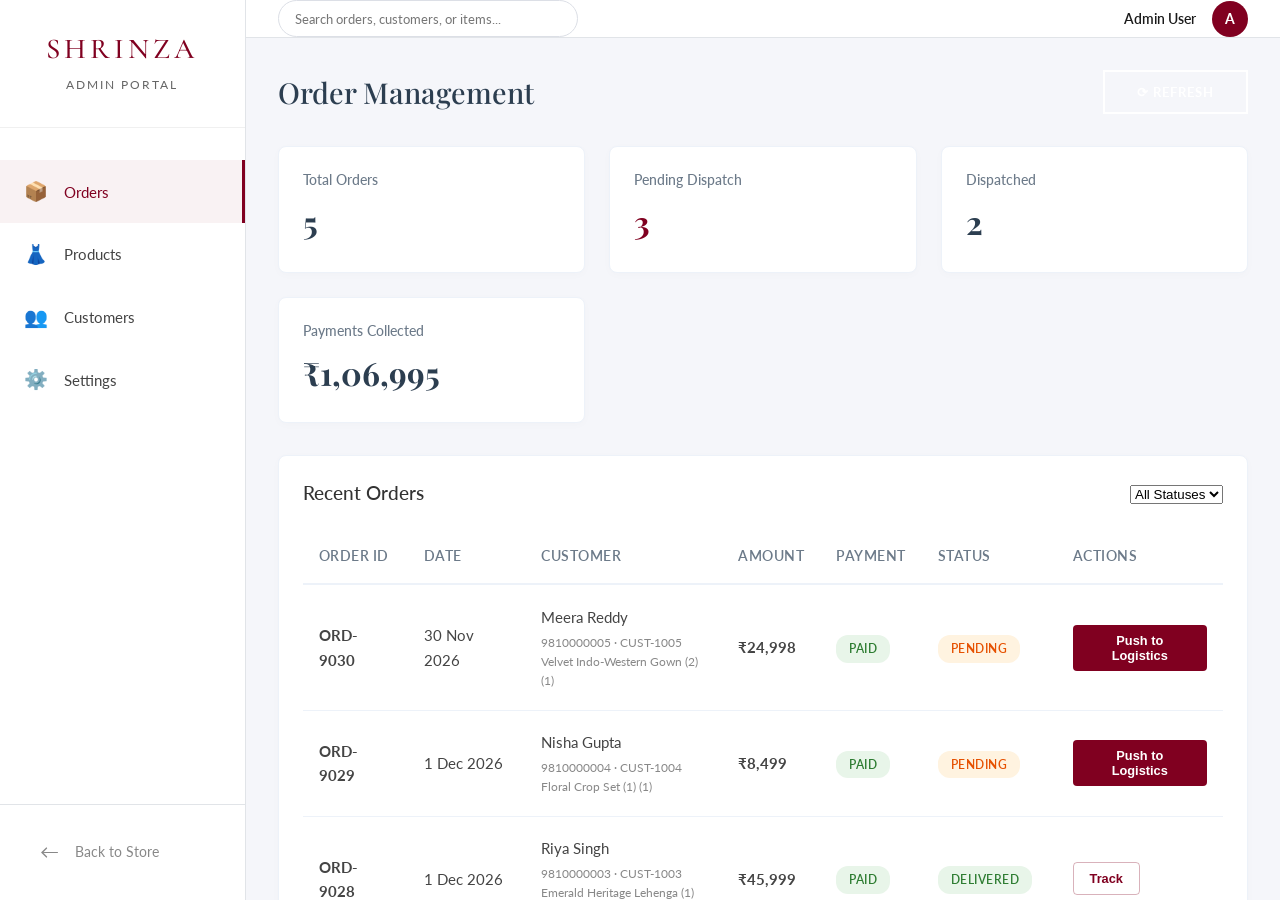
<file: dashboard.html>
<!DOCTYPE html>
<html lang="en">

<head>
    <meta charset="UTF-8">
    <meta name="viewport" content="width=device-width, initial-scale=1.0">
    <title>SHRINZA | Order Management Dashboard</title>
    <link rel="stylesheet" href="styles/style.css">
    <link rel="stylesheet" href="styles/dashboard.css">
</head>

<body class="dashboard-body">

    <!-- Dashboard Layout -->
    <div class="dashboard-container">

        <!-- Sidebar Navigation -->
        <aside class="sidebar">
            <div class="sidebar-header">
                <h2 class="brand-title">SHRINZA</h2>
                <span class="brand-subtitle">Admin Portal</span>
            </div>
            <nav class="sidebar-nav">
                <a href="#" class="nav-item active" data-panel="orders">
                    <span class="icon">📦</span>
                    <span class="label">Orders</span>
                </a>
                <a href="#" class="nav-item">
                    <span class="icon">👗</span>
                    <span class="label">Products</span>
                </a>
                <a href="#" class="nav-item" data-panel="customers">
                    <span class="icon">👥</span>
                    <span class="label">Customers</span>
                </a>
                <a href="#" class="nav-item" data-panel="settings">
                    <span class="icon">⚙️</span>
                    <span class="label">Settings</span>
                </a>
            </nav>
            <div class="sidebar-footer">
                <a href="index.html" class="nav-item back-link">
                    <span class="icon">←</span>
                    <span class="label">Back to Store</span>
                </a>
            </div>
        </aside>

        <!-- Main Content Area -->
        <main class="main-content">
            <header class="topbar">
                <div class="search-bar">
                    <input type="text" placeholder="Search orders, customers, or items...">
                </div>
                <div class="user-profile">
                    <span>Admin User</span>
                    <div class="avatar">A</div>
                </div>
            </header>

            <div class="content-wrapper">

                <!-- Orders Panel -->
                <div id="panel-orders" class="dashboard-panel">
                    <div class="page-header">
                        <h1>Order Management</h1>
                        <div class="header-actions">
                            <button class="btn btn-outline" id="refresh-orders-btn">⟳ Refresh</button>
                        </div>
                    </div>

                    <!-- Stats Overview -->
                    <div class="stats-grid">
                        <div class="stat-card">
                            <h3>Total Orders</h3>
                            <p class="stat-value" id="stat-total">0</p>
                        </div>
                        <div class="stat-card">
                            <h3>Pending Dispatch</h3>
                            <p class="stat-value text-burgundy" id="stat-pending">0</p>
                        </div>
                        <div class="stat-card">
                            <h3>Dispatched</h3>
                            <p class="stat-value" id="stat-dispatched">0</p>
                        </div>
                        <div class="stat-card">
                            <h3>Payments Collected</h3>
                            <p class="stat-value" id="stat-collected">₹0</p>
                        </div>
                    </div>

                    <!-- Orders Table -->
                    <div class="table-container">
                        <div class="table-header">
                            <h2>Recent Orders</h2>
                            <div class="table-filters">
                                <select id="status-filter">
                                    <option value="all">All Statuses</option>
                                    <option value="pending">Pending</option>
                                    <option value="dispatched">Dispatched</option>
                                    <option value="delivered">Delivered</option>
                                </select>
                            </div>
                        </div>
                        <table class="orders-table">
                            <thead>
                                <tr>
                                    <th>Order ID</th>
                                    <th>Date</th>
                                    <th>Customer</th>
                                    <th>Amount</th>
                                    <th>Payment</th>
                                    <th>Status</th>
                                    <th>Actions</th>
                                </tr>
                            </thead>
                            <tbody id="orders-tbody">
                                <!-- Populated by JS -->
                            </tbody>
                        </table>
                    </div>
                </div>

                <!-- Customers Panel -->
                <div id="panel-customers" class="dashboard-panel hidden">
                    <div class="page-header">
                        <h1>Customers</h1>
                    </div>
                    <div class="table-container">
                        <div class="table-header">
                            <h2>Registered Customers</h2>
                        </div>
                        <table class="orders-table">
                            <thead>
                                <tr>
                                    <th>Customer ID</th>
                                    <th>Name</th>
                                    <th>Mobile</th>
                                    <th>Email</th>
                                    <th>City</th>
                                    <th>Orders</th>
                                    <th>Joined</th>
                                </tr>
                            </thead>
                            <tbody id="customers-tbody">
                                <!-- Populated by JS -->
                            </tbody>
                        </table>
                    </div>
                </div>

                <!-- Settings Panel: Logistics API Connection -->
                <div id="panel-settings" class="dashboard-panel hidden">
                    <div class="page-header">
                        <h1>Logistics API Connection</h1>
                        <span id="logistics-status-badge" class="badge badge-pending">Not Connected</span>
                    </div>
                    <div class="table-container settings-panel-card">
                        <p class="settings-intro">Connect a logistics/courier provider's API here so orders pushed
                            from the Orders tab are handed off automatically, and so tracking, payment status, and
                            fund flow can be pulled back into this dashboard. Until a real provider is connected,
                            "Push to Logistics" uses a local simulated dispatch.</p>
                        <form id="logistics-settings-form" class="logistics-settings-form">
                            <div class="form-group">
                                <label for="logistics-provider">Provider Name</label>
                                <input type="text" id="logistics-provider"
                                    placeholder="e.g. Shiprocket, Delhivery, Shadowfax">
                            </div>
                            <div class="form-group">
                                <label for="logistics-base-url">API Base URL</label>
                                <input type="url" id="logistics-base-url"
                                    placeholder="https://api.yourlogisticspartner.com">
                            </div>
                            <div class="form-group">
                                <label for="logistics-api-key">API Key</label>
                                <input type="password" id="logistics-api-key" placeholder="Enter API key">
                            </div>
                            <div class="form-actions" style="justify-content: flex-start; gap: 1rem;">
                                <button type="button" id="logistics-test-btn" class="btn btn-outline">Test
                                    Connection</button>
                                <button type="submit" class="btn btn-primary">Save Settings</button>
                            </div>
                        </form>
                    </div>
                </div>

            </div>
        </main>
    </div>

    <!-- Order Tracking Modal -->
    <div id="tracking-modal" class="modal">
        <div class="modal-content">
            <button id="tracking-modal-close" class="close-btn">&times;</button>
            <h2 class="text-burgundy" style="margin-bottom: 1rem;">Order Tracking</h2>
            <div id="tracking-modal-body" class="tracking-modal-body">
                <p>Loading...</p>
            </div>
        </div>
    </div>
    <div id="modal-overlay" class="modal-overlay"></div>

    <!-- Push to Logistics Notification Toast -->
    <div id="toast-container" class="toast-container"></div>

    <script src="scripts/store.js"></script>
    <script src="scripts/dashboard.js"></script>
</body>

</html>
</file>
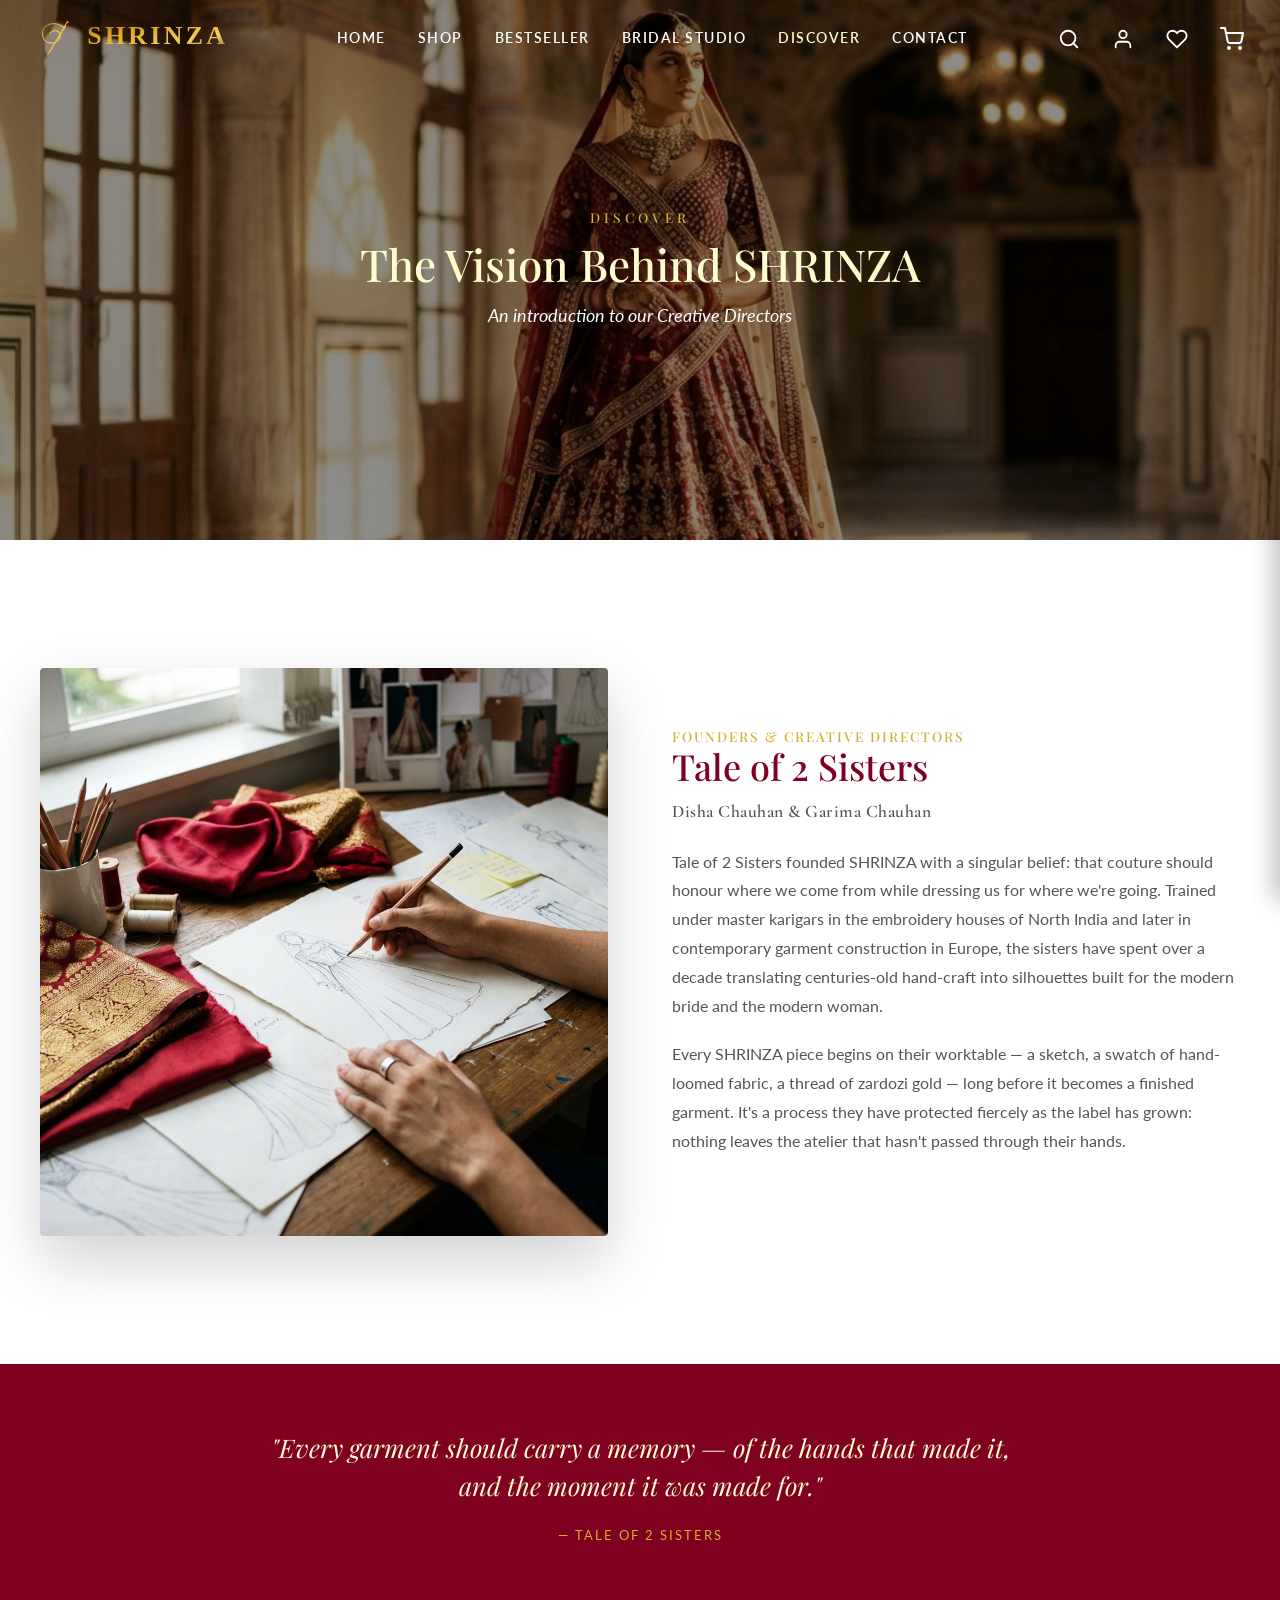
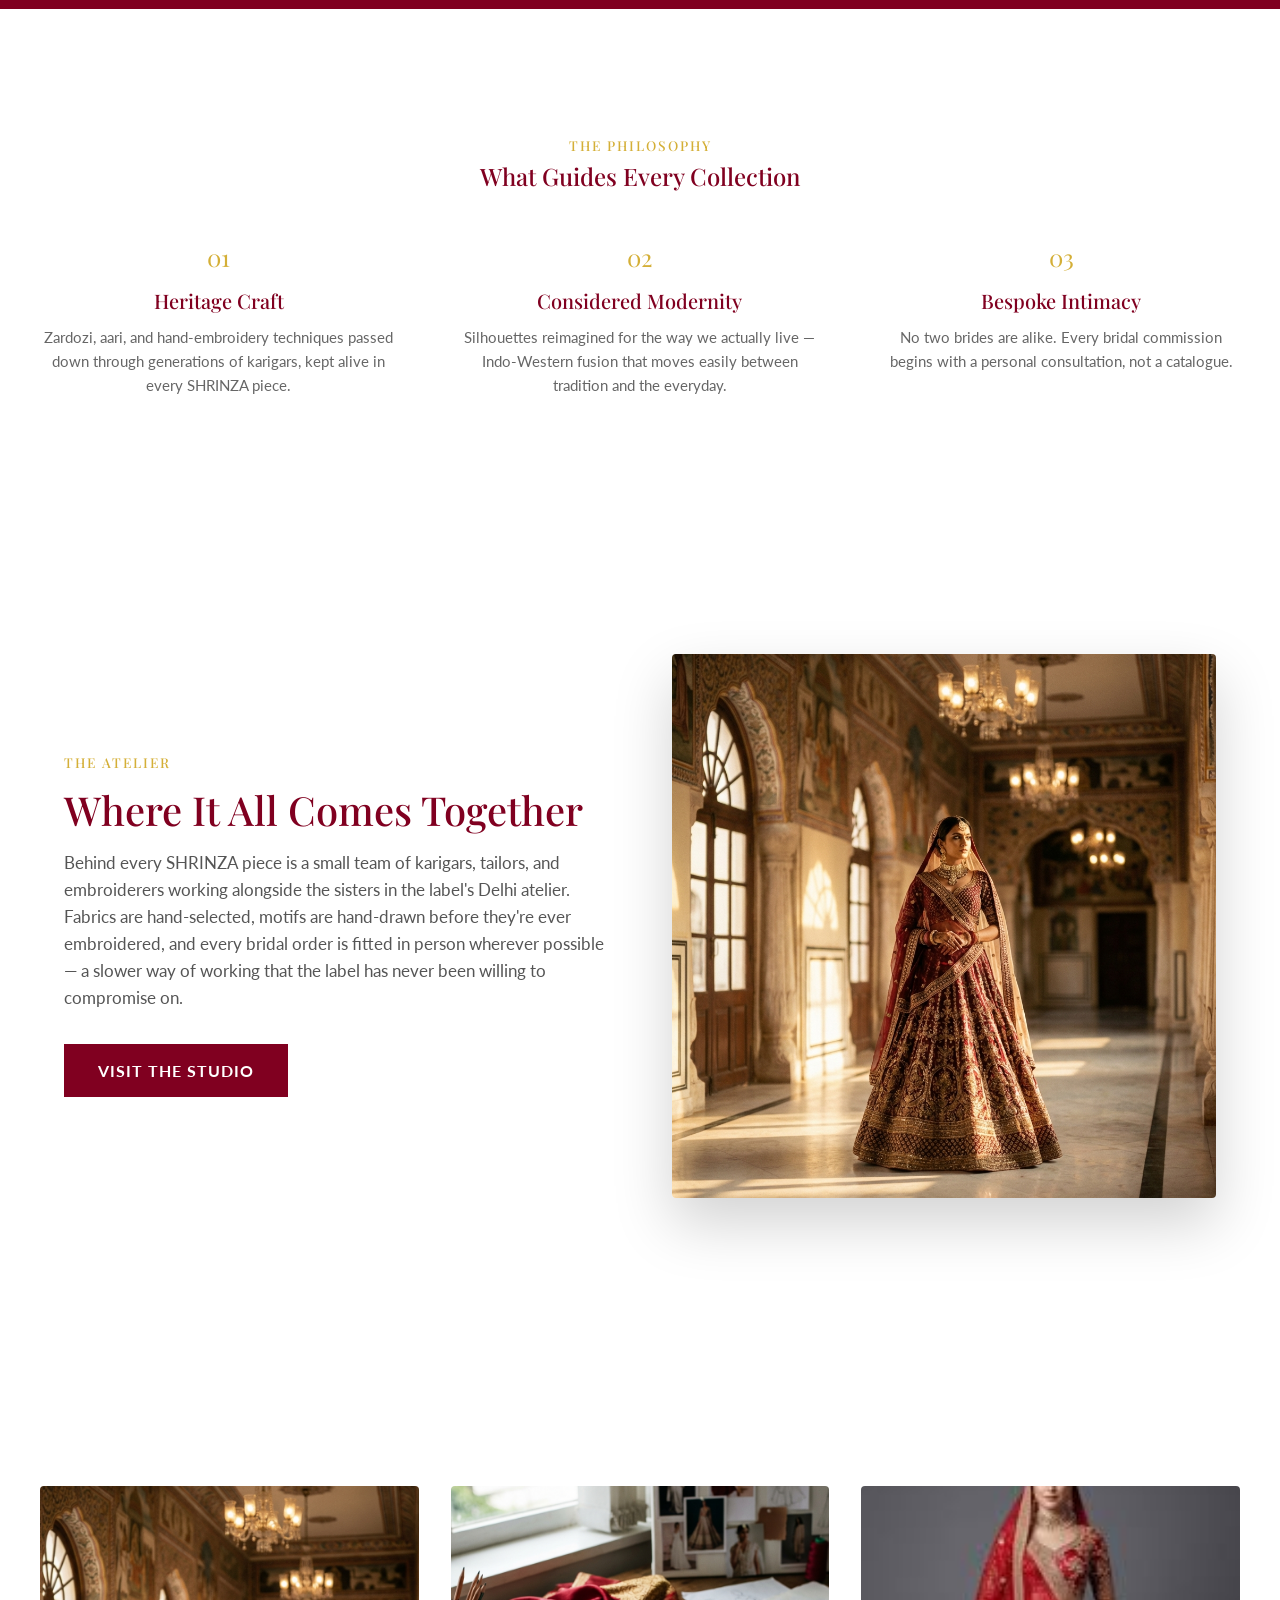
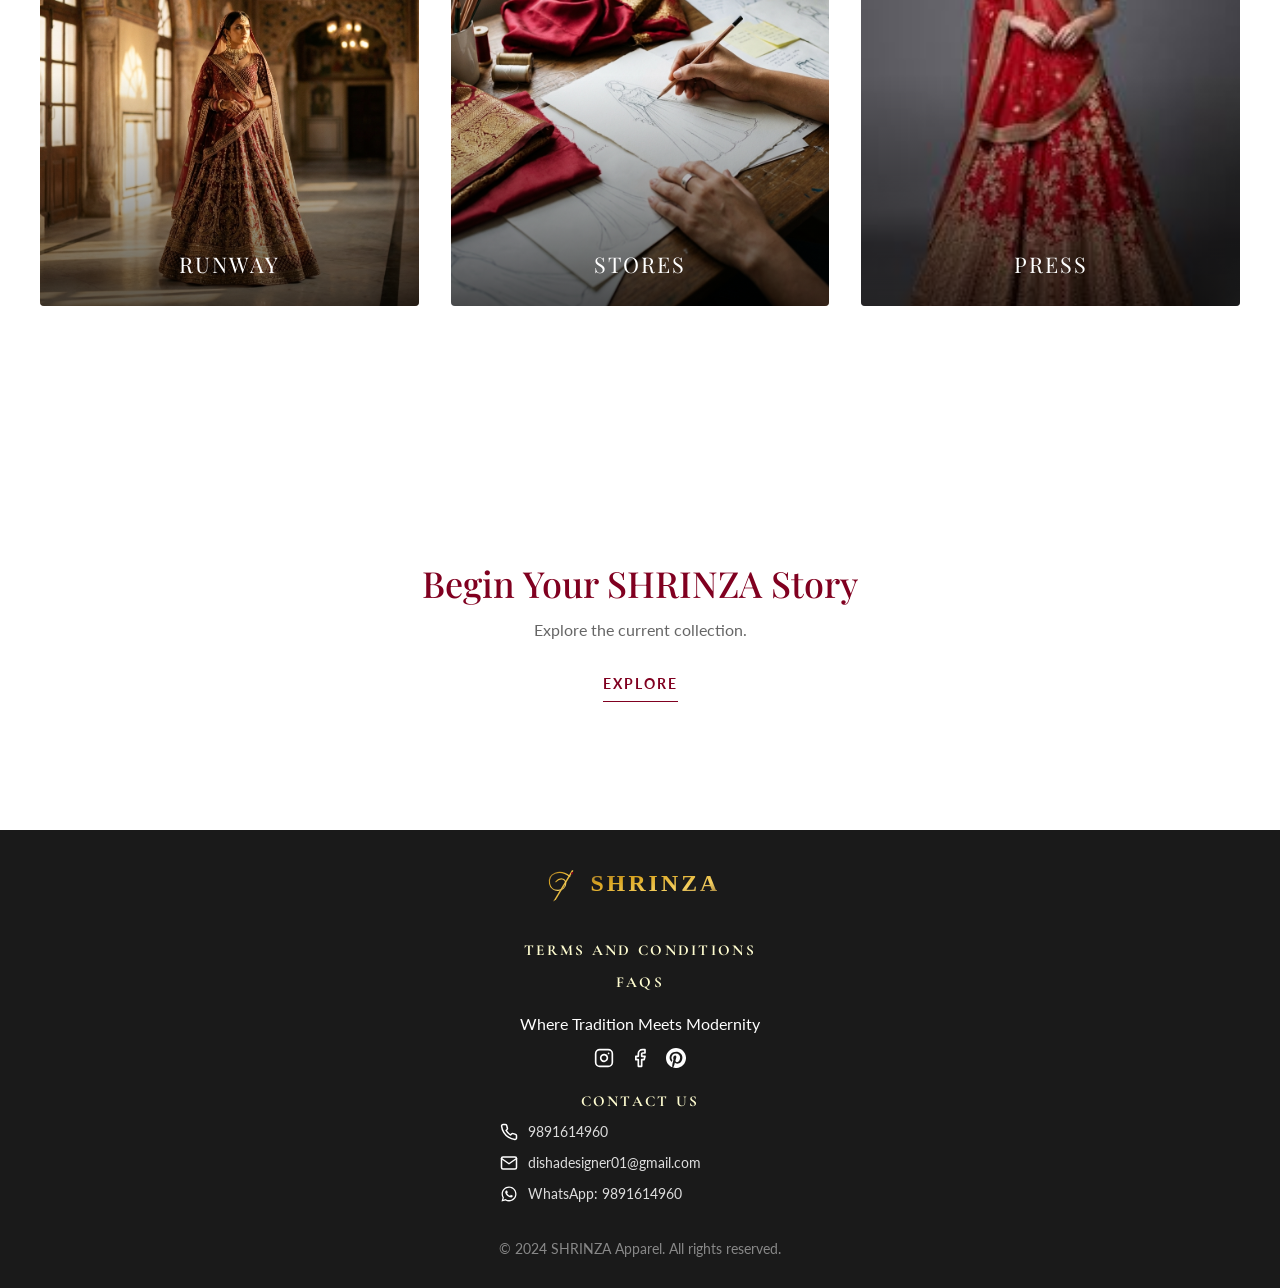
<file: discover.html>
<!DOCTYPE html>
<html lang="en">

<head>
    <meta charset="UTF-8">
    <meta name="viewport" content="width=device-width, initial-scale=1.0">
    <title>SHRINZA | Discover — Tale of 2 Sisters</title>
    <meta name="description"
        content="Meet Tale of 2 Sisters, the sibling design duo and Creative Directors of SHRINZA — the vision, philosophy, and atelier behind our Indo-Western and bridal couture.">
    <link rel="stylesheet" href="styles/style.css">
    <link rel="stylesheet" href="styles/discover.css">
</head>

<body>

    <!-- Discover Hero -->
    <header class="discover-hero" style="background-image: url('assets/hero-bg.png');">
        <!-- Navbar -->
        <nav class="navbar">
            <div class="navbar-top">
            <a href="index.html" class="logo-wrapper" style="text-decoration: none;">
                <div id="navbar-logo-svg-holder">
                    <svg class="logo-symbol" viewBox="43 0 522 150" aria-label="SHRINZA Logo">
                        <defs>
                            <linearGradient id="logoGoldNav" x1="0%" y1="0%" x2="100%" y2="100%">
                                <stop offset="0%" stop-color="#8E6E34" />
                                <stop offset="30%" stop-color="#DAA520" />
                                <stop offset="70%" stop-color="#F5D061" />
                                <stop offset="100%" stop-color="#8E6E34" />
                            </linearGradient>
                        </defs>
                        <g transform="translate(28 15) scale(2.35)">
                            <path d="M42 7 L21 42 L24.2 39.7 L43.5 7.8 Z" fill="url(#logoGoldNav)" />
                            <ellipse cx="42.1" cy="10.5" rx="1.1" ry="1.5" fill="#800020"
                                transform="rotate(31 42.1 10.5)" />
                            <path d="M39.5 14 C28 5,15 11,17 22 C19 33,35 31,35 22 C35 16,28 15,24 20" fill="none"
                                stroke="url(#logoGoldNav)" stroke-width="1.25" stroke-linecap="round" />
                        </g>
                        <text x="175" y="86" fill="url(#logoGoldNav)" font-family="Georgia, 'Times New Roman', serif"
                            font-size="62" font-weight="600" letter-spacing="8">SHRINZA</text>
                        <path d="M182 105 L545 105" stroke="url(#logoGoldNav)" stroke-width="1.3" stroke-linecap="round"
                            opacity="0.75" />
                    </svg>
                </div>
            </a>
            <div class="nav-links">
                <a href="index.html#hero">Home</a>
                <a href="index.html#categories">SHOP</a>
                <a href="index.html#bestsellers">Bestseller</a>
                <a href="bridal-studio.html">Bridal Studio</a>
                <a href="discover.html" class="active-link">Discover</a>
                <a href="index.html#footer">Contact</a>
            </div>
            <div class="nav-actions" style="display: flex; align-items: center; gap: 1.5rem;">
                <button id="search-toggle-btn" class="nav-icon-btn" aria-label="Search">
                    <svg viewBox="0 0 24 24" width="22" height="22" fill="none" stroke="currentColor" stroke-width="2"
                        stroke-linecap="round" stroke-linejoin="round">
                        <circle cx="11" cy="11" r="8"></circle>
                        <line x1="21" y1="21" x2="16.65" y2="16.65"></line>
                    </svg>
                </button>
                <div class="account-menu">
                    <button id="account-toggle-btn" class="nav-icon-btn" aria-label="Account">
                        <svg viewBox="0 0 24 24" width="22" height="22" fill="none" stroke="currentColor" stroke-width="2"
                            stroke-linecap="round" stroke-linejoin="round">
                            <path d="M20 21v-2a4 4 0 0 0-4-4H8a4 4 0 0 0-4 4v2"></path>
                            <circle cx="12" cy="7" r="4"></circle>
                        </svg>
                    </button>
                    <div id="account-panel" class="account-panel">
                        <div id="account-panel-guest" class="account-panel-content">
                            <p>Sign in to track your orders.</p>
                            <button id="account-open-auth-btn" class="btn btn-primary btn-block">Login / Sign Up</button>
                        </div>
                        <div id="account-panel-user" class="account-panel-content hidden">
                            <p class="account-panel-name" id="account-customer-name">—</p>
                            <p class="account-panel-id">Customer ID<br><strong id="account-customer-id">—</strong></p>
                            <p class="account-panel-mobile" id="account-customer-mobile">—</p>
                            <a href="orders.html" class="btn btn-primary btn-block account-panel-orders-link">My
                                Orders</a>
                            <button id="account-logout-btn" class="btn btn-outline btn-block">Logout</button>
                        </div>
                    </div>
                </div>
                <button id="favorites-toggle-btn" class="nav-icon-btn" aria-label="Open Favorites">
                    <svg viewBox="0 0 24 24" width="22" height="22" fill="none" stroke="currentColor" stroke-width="2"
                        stroke-linecap="round" stroke-linejoin="round">
                        <path
                            d="M20.84 4.61a5.5 5.5 0 0 0-7.78 0L12 5.67l-1.06-1.06a5.5 5.5 0 0 0-7.78 7.78l1.06 1.06L12 21.23l7.78-7.78 1.06-1.06a5.5 5.5 0 0 0 0-7.78z">
                        </path>
                    </svg>
                    <span id="favorites-badge" class="cart-badge">0</span>
                </button>
                <button id="cart-toggle-btn" class="nav-icon-btn" aria-label="Open Cart">
                    <svg viewBox="0 0 24 24" width="24" height="24" fill="none" stroke="currentColor" stroke-width="2"
                        stroke-linecap="round" stroke-linejoin="round">
                        <circle cx="9" cy="21" r="1"></circle>
                        <circle cx="20" cy="21" r="1"></circle>
                        <path d="M1 1h4l2.68 13.39a2 2 0 0 0 2 1.61h9.72a2 2 0 0 0 2-1.61L23 6H6"></path>
                    </svg>
                    <span id="cart-badge" class="cart-badge">0</span>
                </button>
            </div>
            </div>
        </nav>
        <div class="discover-hero-overlay"></div>
        <div class="discover-hero-content">
            <h4 class="discover-eyebrow">Discover</h4>
            <h1>The Vision Behind SHRINZA</h1>
            <p>An introduction to our Creative Directors</p>
        </div>
    </header>

    <!-- Director Introduction -->
    <section class="section container discover-intro">
        <div class="discover-intro-image">
            <img src="assets/bridal-specialty.png" alt="Hand-embroidered bridal detailing from the SHRINZA atelier">
        </div>
        <div class="discover-intro-content">
            <h4 class="text-gold discover-label">Founders &amp; Creative Directors</h4>
            <h2 class="text-burgundy">Tale of 2 Sisters</h2>
            <p class="discover-directors-names">Disha Chauhan &amp; Garima Chauhan</p>
            <p>
                Tale of 2 Sisters founded SHRINZA with a singular belief: that couture should honour where we come
                from while dressing us for where we're going. Trained under master karigars in the embroidery houses
                of North India and later in contemporary garment construction in Europe, the sisters have spent over
                a decade translating centuries-old hand-craft into silhouettes built for the modern bride and the
                modern woman.
            </p>
            <p>
                Every SHRINZA piece begins on their worktable — a sketch, a swatch of hand-loomed fabric, a thread of
                zardozi gold — long before it becomes a finished garment. It's a process they have protected fiercely
                as the label has grown: nothing leaves the atelier that hasn't passed through their hands.
            </p>
        </div>
    </section>

    <!-- Pull Quote -->
    <section class="discover-quote">
        <blockquote>
            "Every garment should carry a memory — of the hands that made it, and the moment it was made for."
        </blockquote>
        <cite>— Tale of 2 Sisters</cite>
    </section>

    <!-- Philosophy Pillars -->
    <section class="section container">
        <div class="text-center">
            <h4 class="text-gold discover-label">The Philosophy</h4>
            <h2 class="text-burgundy" style="margin: 0.5rem 0 3rem;">What Guides Every Collection</h2>
        </div>
        <div class="discover-pillars">
            <div class="discover-pillar">
                <span class="discover-pillar-number">01</span>
                <h3>Heritage Craft</h3>
                <p>Zardozi, aari, and hand-embroidery techniques passed down through generations of karigars, kept
                    alive in every SHRINZA piece.</p>
            </div>
            <div class="discover-pillar">
                <span class="discover-pillar-number">02</span>
                <h3>Considered Modernity</h3>
                <p>Silhouettes reimagined for the way we actually live — Indo-Western fusion that moves easily
                    between tradition and the everyday.</p>
            </div>
            <div class="discover-pillar">
                <span class="discover-pillar-number">03</span>
                <h3>Bespoke Intimacy</h3>
                <p>No two brides are alike. Every bridal commission begins with a personal consultation, not a
                    catalogue.</p>
            </div>
        </div>
    </section>

    <!-- The Atelier -->
    <section class="bridal-section discover-atelier">
        <div class="bridal-content">
            <h4 class="text-gold discover-label">The Atelier</h4>
            <h2 class="text-burgundy" style="font-size: 2.5rem; margin: 1rem 0;">Where It All Comes Together</h2>
            <p style="margin-bottom: 2rem; font-size: 1.05rem; color: #555;">
                Behind every SHRINZA piece is a small team of karigars, tailors, and embroiderers working alongside
                the sisters in the label's Delhi atelier. Fabrics are hand-selected, motifs are hand-drawn before
                they're ever embroidered, and every bridal order is fitted in person wherever possible — a slower way
                of working that the label has never been willing to compromise on.
            </p>
            <a href="bridal-studio.html" class="btn btn-primary">Visit the Studio</a>
        </div>
        <div class="bridal-image-container">
            <img src="assets/hero-bg.png" alt="Inside the SHRINZA atelier" class="bridal-image">
        </div>
    </section>

    <!-- In the Spotlight -->
    <section class="section container">
        <div class="category-grid">
            <a href="#" class="category-card">
                <img src="assets/hero-bg.png" alt="Runway" class="category-image">
                <div class="category-overlay">
                    <h3>Runway</h3>
                </div>
            </a>
            <a href="#" class="category-card">
                <img src="assets/bridal-specialty.png" alt="Stores" class="category-image">
                <div class="category-overlay">
                    <h3>Stores</h3>
                </div>
            </a>
            <a href="#" class="category-card">
                <img src="assets/images.jpeg" alt="Press" class="category-image">
                <div class="category-overlay">
                    <h3>Press</h3>
                </div>
            </a>
        </div>
    </section>

    <!-- Closing CTA -->
    <section class="discover-cta">
        <h2>Begin Your SHRINZA Story</h2>
        <p>Explore the current collection.</p>
        <div class="discover-cta-actions">
            <a href="shop-all.html" class="cta-text-link">Explore</a>
        </div>
    </section>

    <!-- Footer -->
    <footer id="footer">
        <div class="footer-logo-center">
            <div class="logo-wrapper logo-footer">
                <div id="footer-logo-svg-holder">
                    <svg class="logo-symbol" viewBox="43 0 522 150" aria-label="SHRINZA Logo">
                        <defs>
                            <linearGradient id="logoGoldFooter" x1="0%" y1="0%" x2="100%" y2="100%">
                                <stop offset="0%" stop-color="#8E6E34" />
                                <stop offset="30%" stop-color="#DAA520" />
                                <stop offset="70%" stop-color="#F5D061" />
                                <stop offset="100%" stop-color="#8E6E34" />
                            </linearGradient>
                        </defs>
                        <g transform="translate(28 15) scale(2.35)">
                            <path d="M42 7 L21 42 L24.2 39.7 L43.5 7.8 Z" fill="url(#logoGoldFooter)" />
                            <ellipse cx="42.1" cy="10.5" rx="1.1" ry="1.5" fill="#800020"
                                transform="rotate(31 42.1 10.5)" />
                            <path d="M39.5 14 C28 5,15 11,17 22 C19 33,35 31,35 22 C35 16,28 15,24 20" fill="none"
                                stroke="url(#logoGoldFooter)" stroke-width="1.25" stroke-linecap="round" />
                        </g>
                        <text x="175" y="86" fill="url(#logoGoldFooter)"
                            font-family="Georgia, 'Times New Roman', serif" font-size="62" font-weight="600"
                            letter-spacing="8">SHRINZA</text>
                        <path d="M182 105 L545 105" stroke="url(#logoGoldFooter)" stroke-width="1.3"
                            stroke-linecap="round" opacity="0.75" />
                    </svg>
                </div>
            </div>
        </div>

        <div class="container">
            <div class="footer-legal-links">
                <a href="#">Terms and Conditions</a>
                <a href="#">FAQs</a>
            </div>
            <p>Where Tradition Meets Modernity</p>

            <div class="social-links">
                <a href="#" aria-label="Instagram">
                    <svg viewBox="0 0 24 24" width="20" height="20" fill="none" stroke="currentColor"
                        stroke-width="2" stroke-linecap="round" stroke-linejoin="round">
                        <rect x="2" y="2" width="20" height="20" rx="5" ry="5"></rect>
                        <path d="M16 11.37A4 4 0 1 1 12.63 8 4 4 0 0 1 16 11.37z"></path>
                        <line x1="17.5" y1="6.5" x2="17.51" y2="6.5"></line>
                    </svg>
                </a>
                <a href="#" aria-label="Facebook">
                    <svg viewBox="0 0 24 24" width="20" height="20" fill="none" stroke="currentColor"
                        stroke-width="2" stroke-linecap="round" stroke-linejoin="round">
                        <path d="M18 2h-3a5 5 0 0 0-5 5v3H7v4h3v8h4v-8h3l1-4h-4V7a1 1 0 0 1 1-1h3z"></path>
                    </svg>
                </a>
                <a href="#" aria-label="Pinterest">
                    <svg viewBox="0 0 24 24" width="20" height="20" fill="currentColor">
                        <path
                            d="M12.017 0C5.396 0 0 5.396 0 12.017c0 5.088 3.163 9.436 7.627 11.183-.105-.949-.2-2.405.042-3.441.218-.937 1.407-5.965 1.407-5.965s-.359-.719-.359-1.782c0-1.668.967-2.914 2.171-2.914 1.024 0 1.518.769 1.518 1.69 0 1.029-.655 2.568-.994 3.995-.283 1.194.599 2.169 1.777 2.169 2.133 0 3.772-2.249 3.772-5.495 0-2.873-2.064-4.882-5.012-4.882-3.414 0-5.418 2.561-5.418 5.207 0 1.031.397 2.138.893 2.738a.36.36 0 0 1 .083.345l-.333 1.36c-.053.22-.174.267-.402.161-1.499-.698-2.436-2.889-2.436-4.649 0-3.785 2.75-7.262 7.929-7.262 4.163 0 7.398 2.967 7.398 6.931 0 4.136-2.607 7.464-6.227 7.464-1.216 0-2.359-.631-2.75-1.378l-.748 2.853c-.271 1.043-1.002 2.35-1.492 3.146 1.123.347 2.317.535 3.554.535 6.621 0 12.017-5.396 12.017-12.017C24.034 5.396 18.638.001 12.017.001z">
                        </path>
                    </svg>
                </a>
            </div>

            <div class="footer-contact" style="max-width: 280px; margin: 1.5rem auto 0;">
                <h4>Contact Us</h4>
                <a href="tel:+919891614960" class="footer-contact-item">
                    <svg viewBox="0 0 24 24" width="18" height="18" fill="none" stroke="currentColor"
                        stroke-width="2" stroke-linecap="round" stroke-linejoin="round">
                        <path
                            d="M22 16.92v3a2 2 0 0 1-2.18 2 19.79 19.79 0 0 1-8.63-3.07 19.5 19.5 0 0 1-6-6 19.79 19.79 0 0 1-3.07-8.67A2 2 0 0 1 4.11 2h3a2 2 0 0 1 2 1.72c.127.96.361 1.903.7 2.81a2 2 0 0 1-.45 2.11L8.09 9.91a16 16 0 0 0 6 6l1.27-1.27a2 2 0 0 1 2.11-.45c.907.339 1.85.573 2.81.7A2 2 0 0 1 22 16.92z">
                        </path>
                    </svg>
                    <span>9891614960</span>
                </a>
                <a href="mailto:dishadesigner01@gmail.com" class="footer-contact-item">
                    <svg viewBox="0 0 24 24" width="18" height="18" fill="none" stroke="currentColor"
                        stroke-width="2" stroke-linecap="round" stroke-linejoin="round">
                        <path d="M4 4h16c1.1 0 2 .9 2 2v12c0 1.1-.9 2-2 2H4c-1.1 0-2-.9-2-2V6c0-1.1.9-2 2-2z"></path>
                        <polyline points="22,6 12,13 2,6"></polyline>
                    </svg>
                    <span>dishadesigner01@gmail.com</span>
                </a>
                <a href="https://wa.me/919891614960" class="footer-contact-item" target="_blank" rel="noopener">
                    <svg viewBox="0 0 24 24" width="18" height="18" fill="currentColor">
                        <path
                            d="M12.04 2C6.58 2 2.13 6.45 2.13 11.91c0 1.75.46 3.48 1.32 4.99L2 22l5.25-1.38a9.9 9.9 0 0 0 4.79 1.22h.01c5.46 0 9.91-4.45 9.91-9.91C21.96 6.45 17.5 2 12.04 2zm0 18.15h-.01a8.2 8.2 0 0 1-4.19-1.15l-.3-.18-3.12.82.83-3.04-.19-.31a8.2 8.2 0 0 1-1.26-4.38c0-4.54 3.7-8.24 8.25-8.24 2.2 0 4.27.86 5.83 2.42a8.18 8.18 0 0 1 2.41 5.83c0 4.55-3.7 8.24-8.25 8.24zm4.52-6.16c-.25-.12-1.47-.72-1.7-.81-.23-.08-.39-.12-.56.12-.17.25-.64.81-.78.97-.15.17-.29.19-.54.06-.25-.12-1.04-.38-1.99-1.22-.74-.66-1.23-1.46-1.38-1.71-.15-.25-.02-.38.11-.51.11-.11.25-.29.37-.43.12-.15.16-.25.25-.42.08-.17.04-.31-.02-.43-.06-.12-.56-1.34-.76-1.84-.2-.48-.4-.42-.56-.42h-.48c-.17 0-.43.06-.66.31-.23.25-.86.84-.86 2.05 0 1.21.88 2.38 1 2.55.12.17 1.74 2.65 4.21 3.72.59.25 1.05.4 1.41.51.59.19 1.13.16 1.56.1.48-.07 1.47-.6 1.68-1.18.21-.58.21-1.08.15-1.18-.06-.1-.23-.16-.48-.28z">
                        </path>
                    </svg>
                    <span>WhatsApp: 9891614960</span>
                </a>
            </div>

            <p style="font-size: 0.9rem; color: #888; margin-top: 2rem;">&copy; 2024 SHRINZA Apparel. All rights
                reserved.</p>
        </div>
    </footer>

    <!-- Cart Drawer -->
    <div id="cart-drawer" class="cart-drawer">
        <div class="cart-drawer-header">
            <h3>Your Shopping Bag</h3>
            <button id="cart-close-btn" class="close-btn" aria-label="Close Cart">&times;</button>
        </div>
        <div id="cart-items-container" class="cart-items-container">
            <div class="cart-empty-message">Your shopping bag is currently empty.</div>
        </div>
        <div id="cart-summary" class="cart-summary hidden">
            <div class="summary-row">
                <span>Subtotal</span>
                <span id="cart-subtotal">₹0</span>
            </div>
            <p class="summary-tax-note">Shipping and taxes calculated at checkout.</p>
            <button id="checkout-btn" class="btn btn-primary btn-block">Proceed to Checkout</button>
        </div>
    </div>
    <div id="cart-overlay" class="drawer-overlay"></div>

    <!-- Favorites Drawer -->
    <div id="favorites-drawer" class="cart-drawer">
        <div class="cart-drawer-header">
            <h3>Your Favorites</h3>
            <button id="favorites-close-btn" class="close-btn" aria-label="Close Favorites">&times;</button>
        </div>
        <div id="favorites-items-container" class="cart-items-container">
            <div class="cart-empty-message">You haven't saved any favorites yet.</div>
        </div>
    </div>
    <div id="favorites-overlay" class="drawer-overlay"></div>

    <!-- Auth / OTP Modal -->
    <div id="auth-modal" class="modal">
        <div class="modal-content">
            <button id="auth-modal-close" class="close-btn">&times;</button>
            <div class="text-center" style="margin-bottom: 1.5rem;">
                <h4 class="text-gold"
                    style="letter-spacing: 2px; text-transform: uppercase; font-size: 0.8rem; margin-bottom: 0.5rem;">
                    SHRINZA Account</h4>
                <h2 class="text-burgundy" id="auth-modal-title">Login</h2>
            </div>

            <form id="auth-login-form" class="auth-form">
                <div class="form-group">
                    <label for="auth-login-mobile">Mobile Number</label>
                    <input type="tel" id="auth-login-mobile" placeholder="10-digit mobile number" pattern="[0-9]{10}"
                        maxlength="10" required>
                </div>
                <div class="form-actions" style="justify-content: flex-end;">
                    <button type="submit" class="btn btn-primary">Send OTP</button>
                </div>
                <p class="auth-switch">New to SHRINZA? <a href="#" id="auth-goto-signup">Sign Up</a></p>
            </form>

            <form id="auth-signup-form" class="auth-form hidden">
                <p id="auth-signup-notice" class="auth-otp-error hidden"></p>
                <div class="form-group">
                    <label for="auth-signup-name">Full Name</label>
                    <input type="text" id="auth-signup-name" placeholder="Enter your name" required>
                </div>
                <div class="form-group">
                    <label for="auth-signup-mobile">Mobile Number</label>
                    <input type="tel" id="auth-signup-mobile" placeholder="10-digit mobile number"
                        pattern="[0-9]{10}" maxlength="10" required>
                </div>
                <div class="form-group">
                    <label for="auth-signup-email">Email Address</label>
                    <input type="email" id="auth-signup-email" placeholder="Enter email" required>
                </div>
                <div class="form-group">
                    <label for="auth-signup-city">City</label>
                    <input type="text" id="auth-signup-city" placeholder="Enter your city" required>
                </div>
                <div class="form-actions" style="justify-content: flex-end;">
                    <button type="submit" class="btn btn-primary">Send OTP</button>
                </div>
                <p class="auth-switch">Already have an account? <a href="#" id="auth-goto-login">Login</a></p>
            </form>

            <form id="auth-step-otp" class="auth-form hidden">
                <p class="auth-otp-hint">We've sent a 4-digit code to <strong id="auth-otp-mobile-display"></strong>.
                </p>
                <p id="auth-otp-demo" class="auth-otp-demo"></p>
                <div class="form-group">
                    <label for="auth-otp-input">Enter OTP</label>
                    <input type="text" id="auth-otp-input" placeholder="4-digit code" maxlength="4"
                        inputmode="numeric" required>
                </div>
                <p id="auth-otp-error" class="auth-otp-error hidden">Incorrect OTP. Please try again.</p>
                <div class="form-actions">
                    <button type="button" id="auth-change-number" class="btn btn-outline"
                        style="color: var(--color-primary); border-color: rgba(128, 0, 32, 0.3);">Back</button>
                    <button type="submit" class="btn btn-primary">Verify &amp; Continue</button>
                </div>
                <p class="auth-resend">Didn't get it? <a href="#" id="auth-resend-otp">Resend OTP</a></p>
            </form>
        </div>
    </div>

    <!-- Checkout Delivery Details Modal -->
    <div id="checkout-modal" class="modal">
        <div class="modal-content">
            <button id="checkout-modal-close" class="close-btn">&times;</button>
            <div class="text-center" style="margin-bottom: 1.5rem;">
                <h4 class="text-gold"
                    style="letter-spacing: 2px; text-transform: uppercase; font-size: 0.8rem; margin-bottom: 0.5rem;">
                    Delivery Details</h4>
                <h2 class="text-burgundy">Where should we deliver this?</h2>
            </div>
            <form id="checkout-details-form">
                <div class="form-group">
                    <label for="checkout-name">Full Name</label>
                    <input type="text" id="checkout-name" required>
                </div>
                <div class="form-group">
                    <label for="checkout-phone">Phone Number</label>
                    <input type="tel" id="checkout-phone" required>
                </div>
                <div class="form-group">
                    <label for="checkout-address">Address</label>
                    <input type="text" id="checkout-address" placeholder="House no., street, locality" required>
                </div>
                <div class="form-group" style="display: flex; gap: 1rem;">
                    <div style="flex: 1;">
                        <label for="checkout-city">City</label>
                        <input type="text" id="checkout-city" required>
                    </div>
                    <div style="flex: 1;">
                        <label for="checkout-pincode">Pincode</label>
                        <input type="text" id="checkout-pincode" pattern="[0-9]{6}" maxlength="6" required>
                    </div>
                </div>
                <div class="form-actions">
                    <button type="submit" class="btn btn-gold">Continue to Payment</button>
                </div>
            </form>
        </div>
    </div>

    <!-- Search Modal -->
    <div id="search-modal" class="modal search-modal">
        <div class="modal-content">
            <button id="search-modal-close" class="close-btn">&times;</button>
            <div class="text-center" style="margin-bottom: 1.5rem;">
                <h4 class="text-gold"
                    style="letter-spacing: 2px; text-transform: uppercase; font-size: 0.8rem; margin-bottom: 0.5rem;">
                    Search SHRINZA</h4>
                <h2 class="text-burgundy">What are you looking for?</h2>
            </div>
            <form id="search-form">
                <div class="form-group">
                    <input type="text" id="search-input" placeholder="Search for gowns, lehengas, sarees..."
                        autocomplete="off" required>
                </div>
                <div class="form-actions" style="justify-content: center;">
                    <button type="submit" class="btn btn-primary">Search</button>
                </div>
            </form>
            <div class="search-suggestions">
                <p class="search-suggestions-label">Popular Searches</p>
                <div class="search-suggestions-chips">
                    <button type="button" class="search-chip" data-query="gown">Gowns</button>
                    <button type="button" class="search-chip" data-query="lehenga">Lehengas</button>
                    <button type="button" class="search-chip" data-query="saree">Sarees</button>
                    <button type="button" class="search-chip" data-query="bridal">Bridal</button>
                </div>
            </div>
            <p id="search-no-results" class="search-no-results hidden">No products matched your search. Try
                "Gowns", "Lehengas", or "Sarees".</p>
        </div>
    </div>

    <!-- Modal Base Overlay -->
    <div id="modal-overlay" class="modal-overlay"></div>

    <script src="scripts/catalog.js"></script>
    <script src="scripts/store.js"></script>
    <script src="scripts/main.js"></script>
    <script src="scripts/navbar-scroll.js"></script>
</body>

</html>
</file>
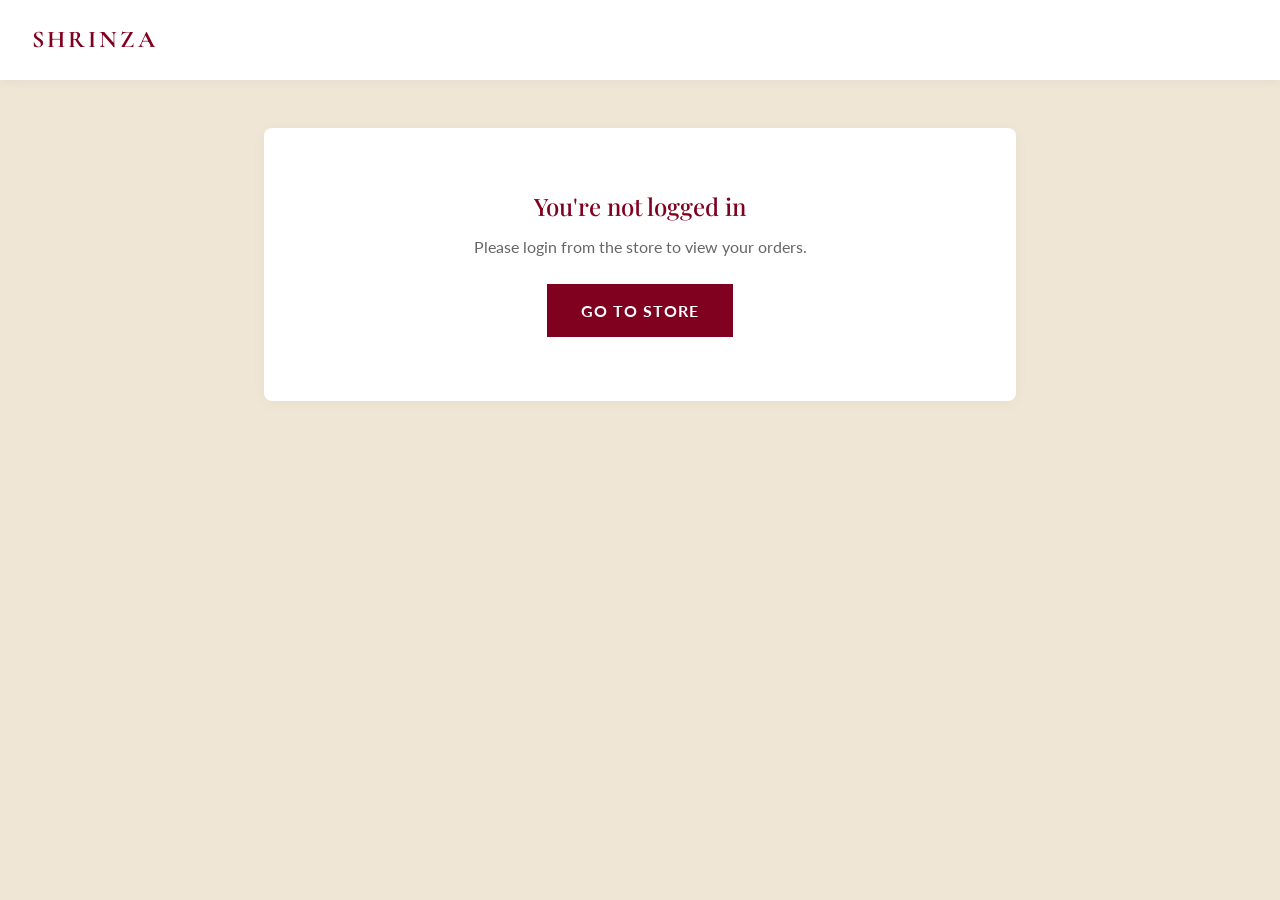
<file: orders.html>
<!DOCTYPE html>
<html lang="en">

<head>
    <meta charset="UTF-8">
    <meta name="viewport" content="width=device-width, initial-scale=1.0">
    <title>SHRINZA | My Orders</title>
    <link rel="stylesheet" href="styles/style.css">
    <link rel="stylesheet" href="styles/orders.css">
</head>

<body class="orders-body">

    <header class="orders-header">
        <a href="index.html" class="orders-logo">SHRINZA</a>
        <a href="index.html" class="btn btn-outline" style="padding: 0.5rem 1rem; font-size: 0.8rem;">Back to
            Store</a>
    </header>

    <main class="orders-main">

        <div id="orders-logged-out" class="orders-empty hidden">
            <h2>You're not logged in</h2>
            <p>Please login from the store to view your orders.</p>
            <a href="index.html" class="btn btn-primary">Go to Store</a>
        </div>

        <div id="orders-logged-in" class="hidden">
            <div class="orders-page-header">
                <h1>My Orders</h1>
                <p class="orders-customer-line">Hi <strong id="orders-customer-name"></strong> &middot; Customer ID:
                    <strong id="orders-customer-id"></strong>
                </p>
            </div>

            <div id="orders-empty-state" class="orders-empty hidden">
                <h2>No orders yet</h2>
                <p>You haven't placed any orders with SHRINZA yet.</p>
                <a href="index.html#featured" class="btn btn-primary">Start Shopping</a>
            </div>

            <div id="my-orders-list" class="my-orders-list"></div>
        </div>

    </main>

    <script src="scripts/store.js"></script>
    <script src="scripts/orders.js"></script>
</body>

</html>
</file>
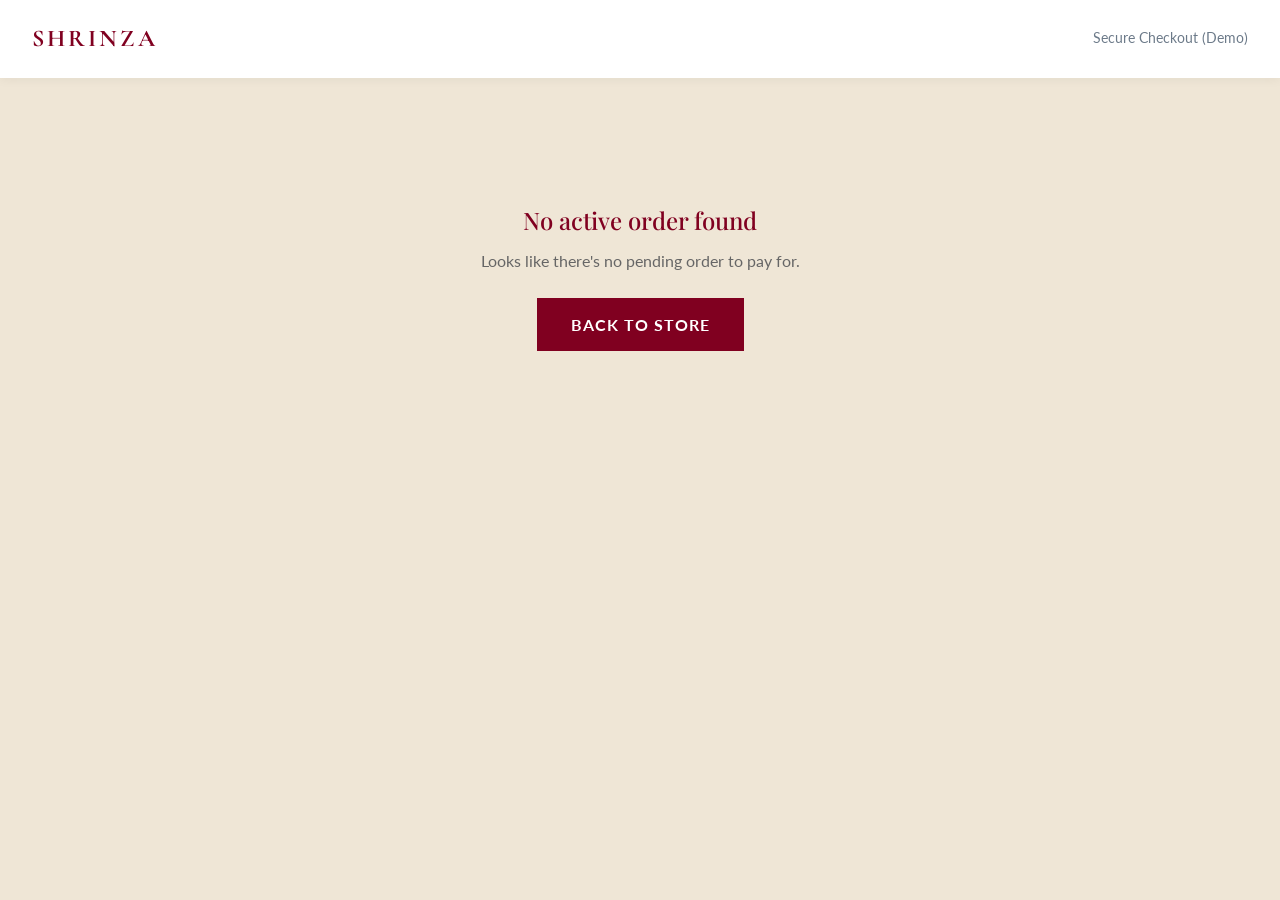
<file: payment.html>
<!DOCTYPE html>
<html lang="en">

<head>
    <meta charset="UTF-8">
    <meta name="viewport" content="width=device-width, initial-scale=1.0">
    <title>SHRINZA | Secure Checkout</title>
    <link rel="stylesheet" href="styles/style.css">
    <link rel="stylesheet" href="styles/payment.css">
</head>

<body class="payment-body">

    <header class="payment-header">
        <a href="index.html" class="payment-logo">SHRINZA</a>
        <span class="payment-header-note">Secure Checkout (Demo)</span>
    </header>

    <main class="payment-main">

        <div id="payment-empty-state" class="payment-empty hidden">
            <h2>No active order found</h2>
            <p>Looks like there's no pending order to pay for.</p>
            <a href="index.html" class="btn btn-primary">Back to Store</a>
        </div>

        <div id="payment-flow" class="payment-flow">
            <section class="payment-summary-card">
                <h3>Order Summary</h3>
                <div id="payment-items" class="payment-items"></div>
                <div class="payment-summary-row">
                    <span>Subtotal</span>
                    <span id="payment-subtotal">₹0</span>
                </div>
                <div class="payment-summary-row">
                    <span>Shipping</span>
                    <span>Free</span>
                </div>
                <div class="payment-summary-row payment-summary-total">
                    <span>Total</span>
                    <span id="payment-total">₹0</span>
                </div>
                <div class="payment-shipping-info">
                    <h4>Deliver To</h4>
                    <p id="payment-shipping-name"></p>
                    <p id="payment-shipping-address"></p>
                    <p id="payment-shipping-phone"></p>
                </div>
            </section>

            <section class="payment-form-card">
                <h3>Payment Details <span class="payment-dummy-badge">Dummy / Demo Gateway</span></h3>
                <form id="payment-form">
                    <div class="form-group">
                        <label for="pay-card-name">Name on Card</label>
                        <input type="text" id="pay-card-name" placeholder="Enter cardholder name" required>
                    </div>
                    <div class="form-group">
                        <label for="pay-card-number">Card Number</label>
                        <input type="text" id="pay-card-number" placeholder="4242 4242 4242 4242" maxlength="19"
                            required>
                    </div>
                    <div class="form-group" style="display: flex; gap: 1rem;">
                        <div style="flex: 1;">
                            <label for="pay-card-expiry">Expiry (MM/YY)</label>
                            <input type="text" id="pay-card-expiry" placeholder="MM/YY" maxlength="5" required>
                        </div>
                        <div style="flex: 1;">
                            <label for="pay-card-cvv">CVV</label>
                            <input type="text" id="pay-card-cvv" placeholder="123" maxlength="3" required>
                        </div>
                    </div>
                    <button type="submit" id="payment-submit-btn" class="btn btn-gold btn-block">Pay <span
                            id="payment-btn-amount">₹0</span></button>
                    <p class="payment-disclaimer">This is a simulated payment for demo purposes. No real charge will
                        be made.</p>
                </form>
            </section>
        </div>

        <div id="payment-success" class="payment-success hidden">
            <div class="success-icon">&#10003;</div>
            <h2>Payment Successful</h2>
            <p>Your order has been placed.</p>
            <div class="payment-success-details">
                <p>Order ID: <strong id="success-order-id"></strong></p>
                <p>Amount Paid: <strong id="success-amount-paid"></strong></p>
            </div>
            <p class="payment-success-note">Our team will process and dispatch your order shortly.</p>
            <a href="index.html" class="btn btn-primary">Back to Store</a>
        </div>

    </main>

    <script src="scripts/store.js"></script>
    <script src="scripts/payment.js"></script>
</body>

</html>
</file>
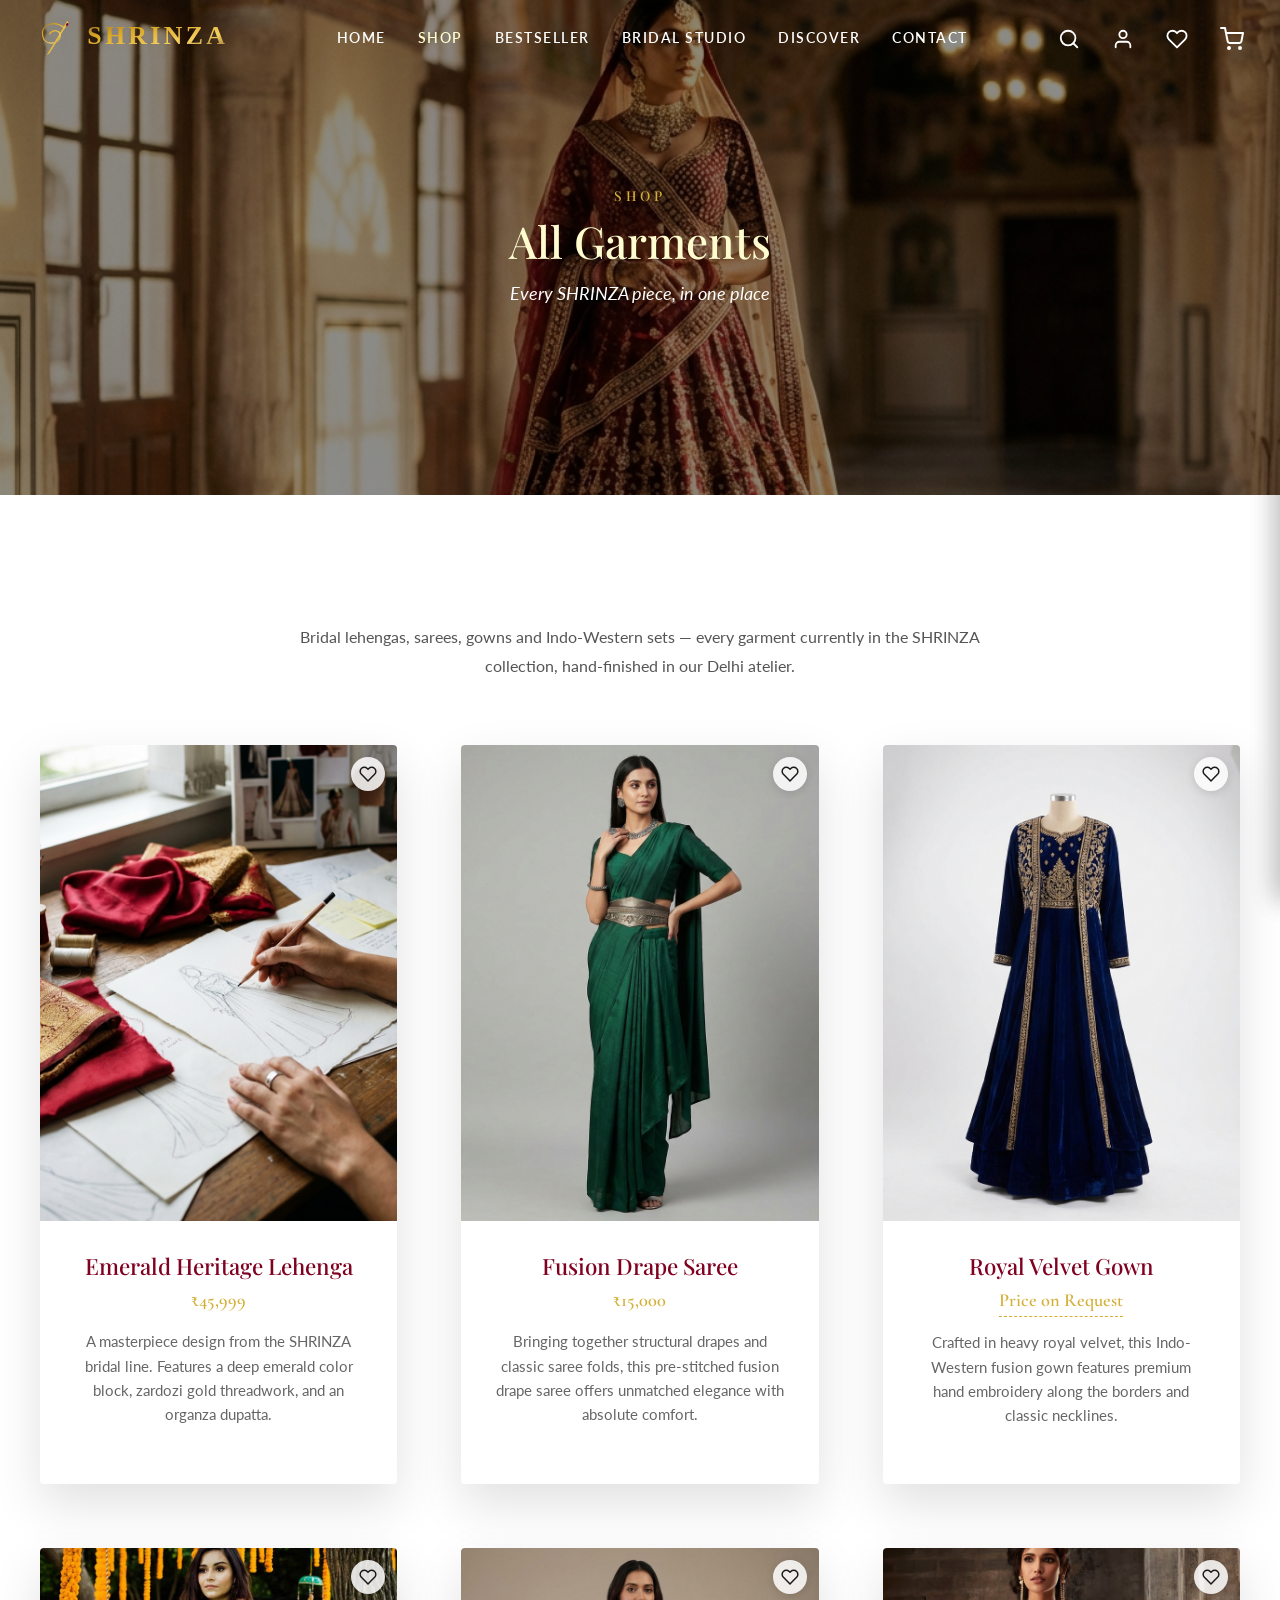
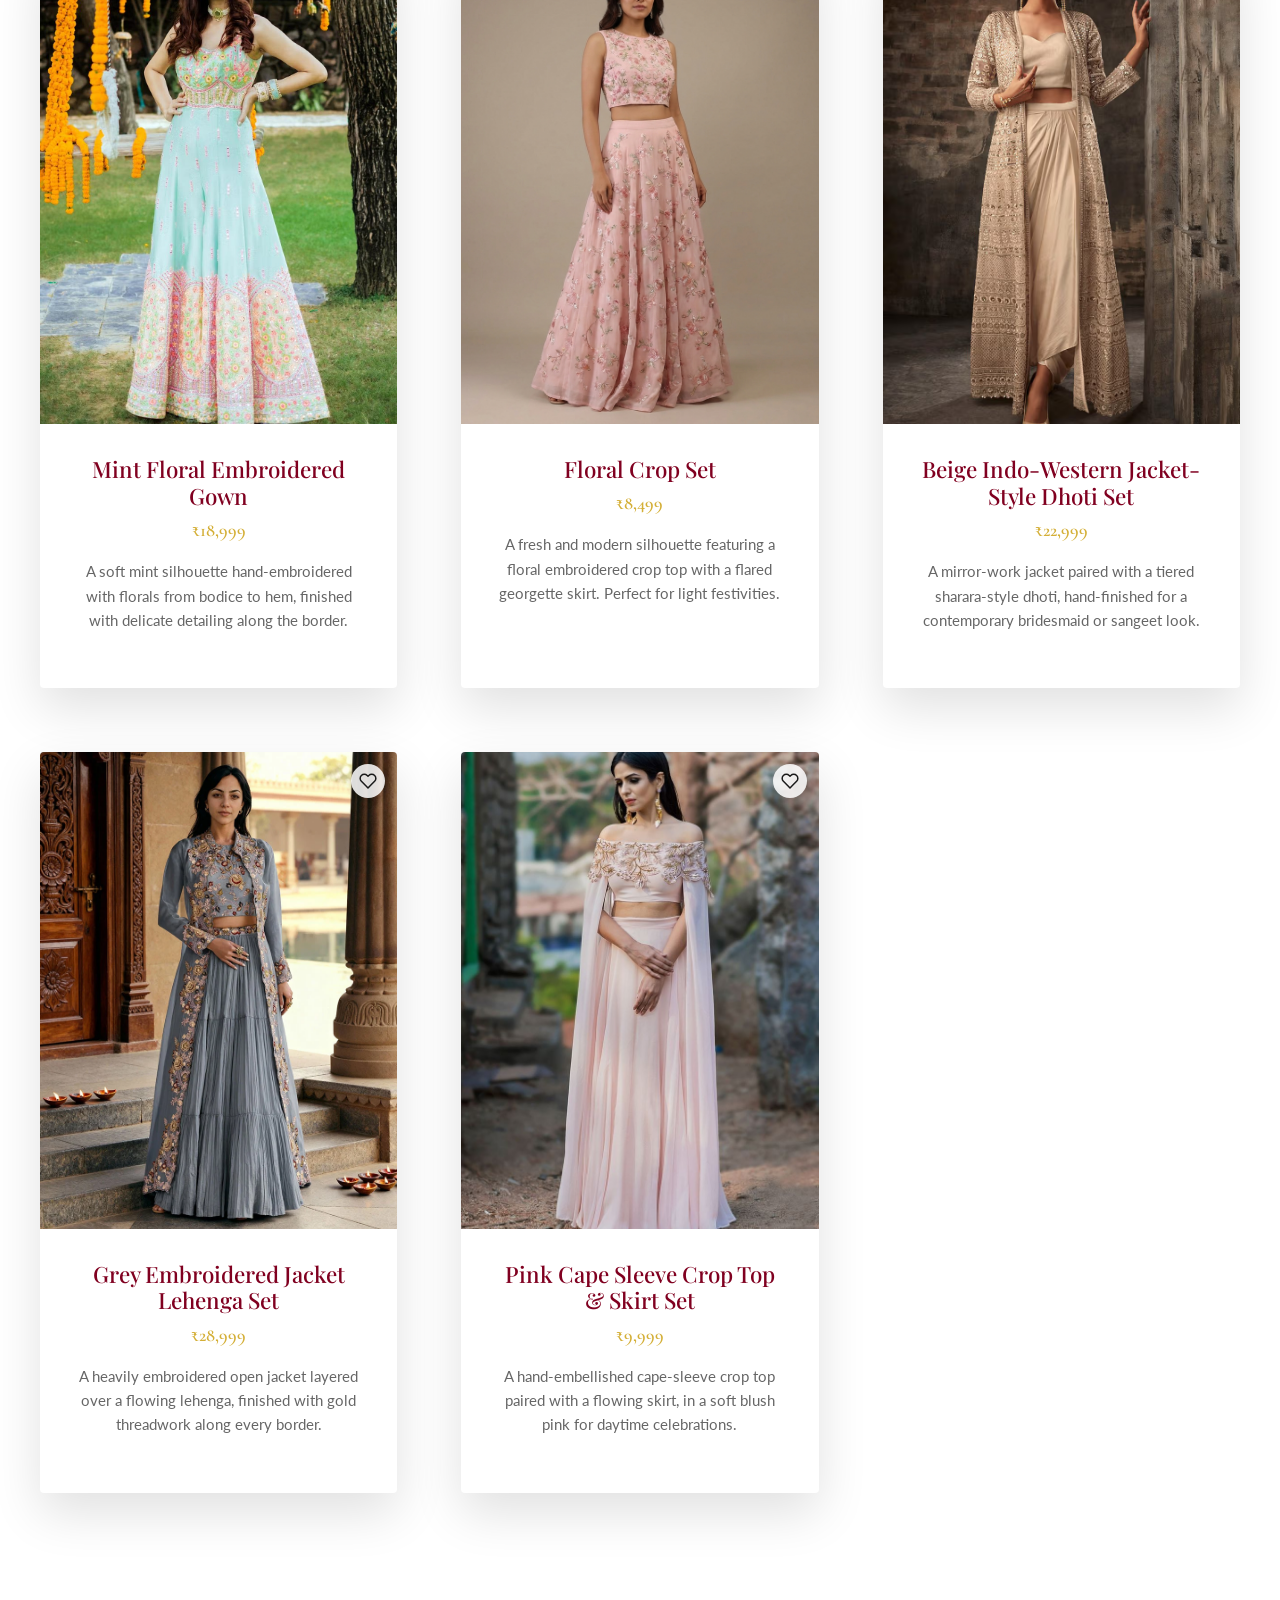
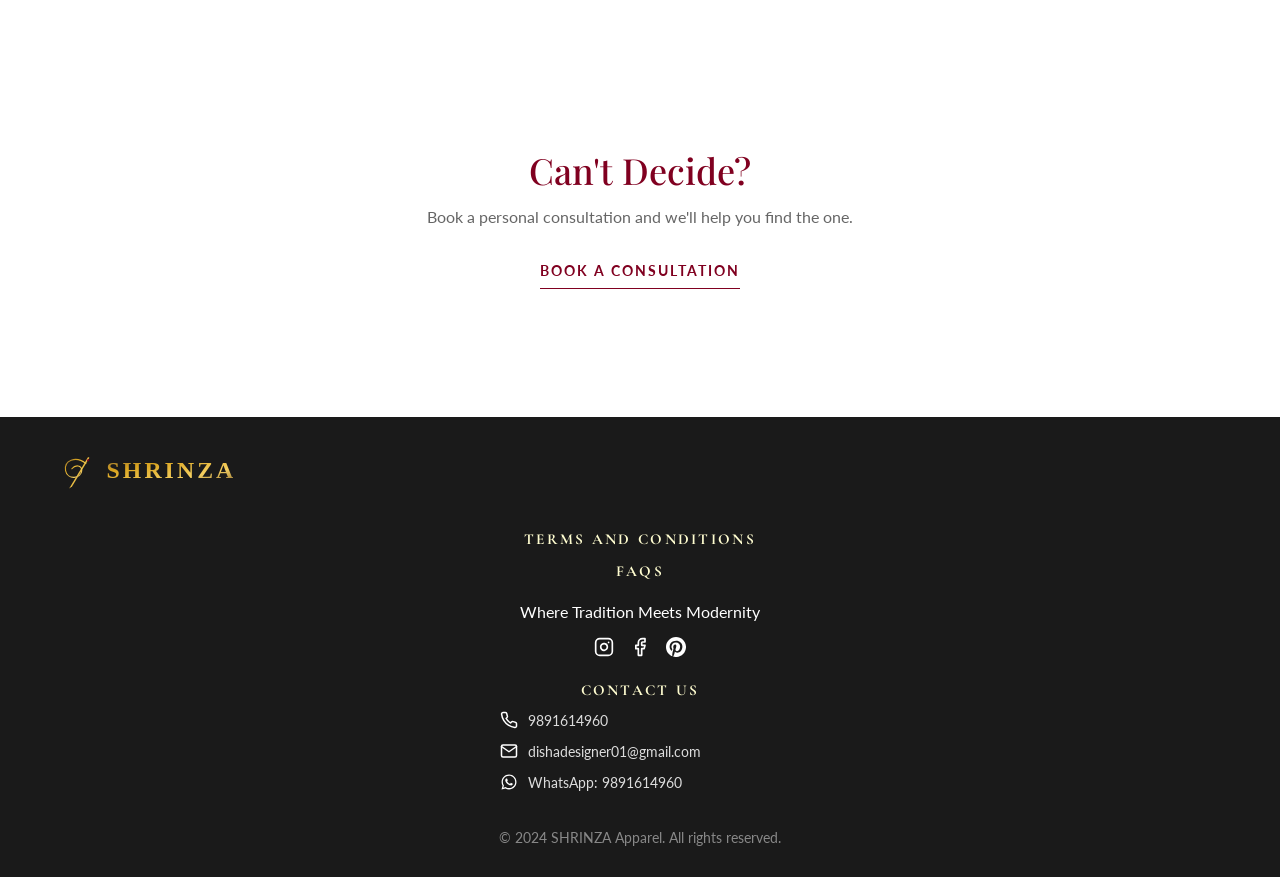
<file: shop-all.html>
<!DOCTYPE html>
<html lang="en">

<head>
    <meta charset="UTF-8">
    <meta name="viewport" content="width=device-width, initial-scale=1.0">
    <title>SHRINZA | Shop All</title>
    <meta name="description"
        content="Every SHRINZA garment in one place — bridal lehengas, sarees, gowns, and Indo-Western sets, hand-finished in our Delhi atelier.">
    <link rel="stylesheet" href="styles/style.css">
    <link rel="stylesheet" href="styles/category.css">
</head>

<body>

    <!-- Category Hero -->
    <header id="shop-all-hero" class="category-page-hero" style="background-image: url('assets/hero-bg.png');">
        <!-- Navbar -->
        <nav class="navbar">
            <div class="navbar-top">
            <a href="index.html" class="logo-wrapper" style="text-decoration: none;">
                <div id="navbar-logo-svg-holder">
                    <svg class="logo-symbol" viewBox="43 0 522 150" aria-label="SHRINZA Logo">
                        <defs>
                            <linearGradient id="logoGoldNav" x1="0%" y1="0%" x2="100%" y2="100%">
                                <stop offset="0%" stop-color="#8E6E34" />
                                <stop offset="30%" stop-color="#DAA520" />
                                <stop offset="70%" stop-color="#F5D061" />
                                <stop offset="100%" stop-color="#8E6E34" />
                            </linearGradient>
                        </defs>
                        <g transform="translate(28 15) scale(2.35)">
                            <path d="M42 7 L21 42 L24.2 39.7 L43.5 7.8 Z" fill="url(#logoGoldNav)" />
                            <ellipse cx="42.1" cy="10.5" rx="1.1" ry="1.5" fill="#800020"
                                transform="rotate(31 42.1 10.5)" />
                            <path d="M39.5 14 C28 5,15 11,17 22 C19 33,35 31,35 22 C35 16,28 15,24 20" fill="none"
                                stroke="url(#logoGoldNav)" stroke-width="1.25" stroke-linecap="round" />
                        </g>
                        <text x="175" y="86" fill="url(#logoGoldNav)" font-family="Georgia, 'Times New Roman', serif"
                            font-size="62" font-weight="600" letter-spacing="8">SHRINZA</text>
                        <path d="M182 105 L545 105" stroke="url(#logoGoldNav)" stroke-width="1.3" stroke-linecap="round"
                            opacity="0.75" />
                    </svg>
                </div>
            </a>
            <div class="nav-links">
                <a href="index.html#hero">Home</a>
                <a href="shop-all.html" class="active-link">SHOP</a>
                <a href="index.html#bestsellers">Bestseller</a>
                <a href="bridal-studio.html">Bridal Studio</a>
                <a href="discover.html">Discover</a>
                <a href="index.html#footer">Contact</a>
            </div>
            <div class="nav-actions" style="display: flex; align-items: center; gap: 1.5rem;">
                <button id="search-toggle-btn" class="nav-icon-btn" aria-label="Search">
                    <svg viewBox="0 0 24 24" width="22" height="22" fill="none" stroke="currentColor" stroke-width="2"
                        stroke-linecap="round" stroke-linejoin="round">
                        <circle cx="11" cy="11" r="8"></circle>
                        <line x1="21" y1="21" x2="16.65" y2="16.65"></line>
                    </svg>
                </button>
                <div class="account-menu">
                    <button id="account-toggle-btn" class="nav-icon-btn" aria-label="Account">
                        <svg viewBox="0 0 24 24" width="22" height="22" fill="none" stroke="currentColor" stroke-width="2"
                            stroke-linecap="round" stroke-linejoin="round">
                            <path d="M20 21v-2a4 4 0 0 0-4-4H8a4 4 0 0 0-4 4v2"></path>
                            <circle cx="12" cy="7" r="4"></circle>
                        </svg>
                    </button>
                    <div id="account-panel" class="account-panel">
                        <div id="account-panel-guest" class="account-panel-content">
                            <p>Sign in to track your orders.</p>
                            <button id="account-open-auth-btn" class="btn btn-primary btn-block">Login / Sign Up</button>
                        </div>
                        <div id="account-panel-user" class="account-panel-content hidden">
                            <p class="account-panel-name" id="account-customer-name">—</p>
                            <p class="account-panel-id">Customer ID<br><strong id="account-customer-id">—</strong></p>
                            <p class="account-panel-mobile" id="account-customer-mobile">—</p>
                            <a href="orders.html" class="btn btn-primary btn-block account-panel-orders-link">My
                                Orders</a>
                            <button id="account-logout-btn" class="btn btn-outline btn-block">Logout</button>
                        </div>
                    </div>
                </div>
                <button id="favorites-toggle-btn" class="nav-icon-btn" aria-label="Open Favorites">
                    <svg viewBox="0 0 24 24" width="22" height="22" fill="none" stroke="currentColor" stroke-width="2"
                        stroke-linecap="round" stroke-linejoin="round">
                        <path
                            d="M20.84 4.61a5.5 5.5 0 0 0-7.78 0L12 5.67l-1.06-1.06a5.5 5.5 0 0 0-7.78 7.78l1.06 1.06L12 21.23l7.78-7.78 1.06-1.06a5.5 5.5 0 0 0 0-7.78z">
                        </path>
                    </svg>
                    <span id="favorites-badge" class="cart-badge">0</span>
                </button>
                <button id="cart-toggle-btn" class="nav-icon-btn" aria-label="Open Cart">
                    <svg viewBox="0 0 24 24" width="24" height="24" fill="none" stroke="currentColor" stroke-width="2"
                        stroke-linecap="round" stroke-linejoin="round">
                        <circle cx="9" cy="21" r="1"></circle>
                        <circle cx="20" cy="21" r="1"></circle>
                        <path d="M1 1h4l2.68 13.39a2 2 0 0 0 2 1.61h9.72a2 2 0 0 0 2-1.61L23 6H6"></path>
                    </svg>
                    <span id="cart-badge" class="cart-badge">0</span>
                </button>
            </div>
            </div>
        </nav>
        <div class="category-page-hero-overlay"></div>
        <div class="category-page-hero-content">
            <h4>Shop</h4>
            <h1>All Garments</h1>
            <p>Every SHRINZA piece, in one place</p>
        </div>
    </header>

    <!-- Intro -->
    <section class="section container">
        <p class="category-page-intro">
            Bridal lehengas, sarees, gowns and Indo-Western sets — every garment currently in the SHRINZA collection,
            hand-finished in our Delhi atelier.
        </p>

        <div class="category-showcase-grid">
            <div class="category-showcase-card">
                <div class="category-showcase-image-wrapper">
                    <button class="favorite-toggle-btn" data-id="4" type="button" aria-label="Add to Favorites">
                        <svg viewBox="0 0 24 24" width="18" height="18" fill="none" stroke="currentColor"
                            stroke-width="2" stroke-linecap="round" stroke-linejoin="round">
                            <path
                                d="M20.84 4.61a5.5 5.5 0 0 0-7.78 0L12 5.67l-1.06-1.06a5.5 5.5 0 0 0-7.78 7.78l1.06 1.06L12 21.23l7.78-7.78 1.06-1.06a5.5 5.5 0 0 0 0-7.78z">
                            </path>
                        </svg>
                    </button>
                    <a href="product.html?id=4">
                        <img src="assets/bridal-specialty.png" alt="Emerald Heritage Lehenga">
                    </a>
                </div>
                <div class="category-showcase-details">
                    <a href="product.html?id=4" class="category-showcase-link"><h3>Emerald Heritage Lehenga</h3></a>
                    <p class="category-showcase-price">&#8377;45,999</p>
                    <a href="product.html?id=4" class="category-showcase-link">
                        <p class="category-showcase-desc">
                            A masterpiece design from the SHRINZA bridal line. Features a deep emerald color block,
                            zardozi gold threadwork, and an organza dupatta.
                        </p>
                    </a>
                </div>
            </div>
            <div class="category-showcase-card">
                <div class="category-showcase-image-wrapper">
                    <button class="favorite-toggle-btn" data-id="3" type="button" aria-label="Add to Favorites">
                        <svg viewBox="0 0 24 24" width="18" height="18" fill="none" stroke="currentColor"
                            stroke-width="2" stroke-linecap="round" stroke-linejoin="round">
                            <path
                                d="M20.84 4.61a5.5 5.5 0 0 0-7.78 0L12 5.67l-1.06-1.06a5.5 5.5 0 0 0-7.78 7.78l1.06 1.06L12 21.23l7.78-7.78 1.06-1.06a5.5 5.5 0 0 0 0-7.78z">
                            </path>
                        </svg>
                    </button>
                    <a href="product.html?id=3">
                        <img src="assets/product3.png" alt="Fusion Drape Saree">
                    </a>
                </div>
                <div class="category-showcase-details">
                    <a href="product.html?id=3" class="category-showcase-link"><h3>Fusion Drape Saree</h3></a>
                    <p class="category-showcase-price">&#8377;15,000</p>
                    <a href="product.html?id=3" class="category-showcase-link">
                        <p class="category-showcase-desc">
                            Bringing together structural drapes and classic saree folds, this pre-stitched fusion drape
                            saree offers unmatched elegance with absolute comfort.
                        </p>
                    </a>
                </div>
            </div>
            <div class="category-showcase-card">
                <div class="category-showcase-image-wrapper">
                    <button class="favorite-toggle-btn" data-id="1" type="button" aria-label="Add to Favorites">
                        <svg viewBox="0 0 24 24" width="18" height="18" fill="none" stroke="currentColor"
                            stroke-width="2" stroke-linecap="round" stroke-linejoin="round">
                            <path
                                d="M20.84 4.61a5.5 5.5 0 0 0-7.78 0L12 5.67l-1.06-1.06a5.5 5.5 0 0 0-7.78 7.78l1.06 1.06L12 21.23l7.78-7.78 1.06-1.06a5.5 5.5 0 0 0 0-7.78z">
                            </path>
                        </svg>
                    </button>
                    <a href="product.html?id=1">
                        <img src="assets/product1.png" alt="Royal Velvet Gown">
                    </a>
                </div>
                <div class="category-showcase-details">
                    <a href="product.html?id=1" class="category-showcase-link"><h3>Royal Velvet Gown</h3></a>
                    <a href="https://wa.me/919891614960?text=Hi%2C%20I%27d%20like%20to%20know%20the%20price%20for%20the%20Royal%20Velvet%20Gown."
                        class="category-showcase-price category-showcase-price-link" target="_blank"
                        rel="noopener">Price on Request</a>
                    <a href="product.html?id=1" class="category-showcase-link">
                        <p class="category-showcase-desc">
                            Crafted in heavy royal velvet, this Indo-Western fusion gown features premium hand
                            embroidery along the borders and classic necklines.
                        </p>
                    </a>
                </div>
            </div>
            <div class="category-showcase-card">
                <div class="category-showcase-image-wrapper">
                    <button class="favorite-toggle-btn" data-id="5" type="button" aria-label="Add to Favorites">
                        <svg viewBox="0 0 24 24" width="18" height="18" fill="none" stroke="currentColor"
                            stroke-width="2" stroke-linecap="round" stroke-linejoin="round">
                            <path
                                d="M20.84 4.61a5.5 5.5 0 0 0-7.78 0L12 5.67l-1.06-1.06a5.5 5.5 0 0 0-7.78 7.78l1.06 1.06L12 21.23l7.78-7.78 1.06-1.06a5.5 5.5 0 0 0 0-7.78z">
                            </path>
                        </svg>
                    </button>
                    <a href="product.html?id=5">
                        <img src="assets/bestseller-mint-floral-gown.jpeg" alt="Mint Floral Embroidered Gown">
                    </a>
                </div>
                <div class="category-showcase-details">
                    <a href="product.html?id=5" class="category-showcase-link"><h3>Mint Floral Embroidered Gown</h3></a>
                    <p class="category-showcase-price">&#8377;18,999</p>
                    <a href="product.html?id=5" class="category-showcase-link">
                        <p class="category-showcase-desc">
                            A soft mint silhouette hand-embroidered with florals from bodice to hem, finished with
                            delicate detailing along the border.
                        </p>
                    </a>
                </div>
            </div>
            <div class="category-showcase-card">
                <div class="category-showcase-image-wrapper">
                    <button class="favorite-toggle-btn" data-id="2" type="button" aria-label="Add to Favorites">
                        <svg viewBox="0 0 24 24" width="18" height="18" fill="none" stroke="currentColor"
                            stroke-width="2" stroke-linecap="round" stroke-linejoin="round">
                            <path
                                d="M20.84 4.61a5.5 5.5 0 0 0-7.78 0L12 5.67l-1.06-1.06a5.5 5.5 0 0 0-7.78 7.78l1.06 1.06L12 21.23l7.78-7.78 1.06-1.06a5.5 5.5 0 0 0 0-7.78z">
                            </path>
                        </svg>
                    </button>
                    <a href="product.html?id=2">
                        <img src="assets/product2.png" alt="Floral Crop Set">
                    </a>
                </div>
                <div class="category-showcase-details">
                    <a href="product.html?id=2" class="category-showcase-link"><h3>Floral Crop Set</h3></a>
                    <p class="category-showcase-price">&#8377;8,499</p>
                    <a href="product.html?id=2" class="category-showcase-link">
                        <p class="category-showcase-desc">
                            A fresh and modern silhouette featuring a floral embroidered crop top with a flared
                            georgette skirt. Perfect for light festivities.
                        </p>
                    </a>
                </div>
            </div>
            <div class="category-showcase-card">
                <div class="category-showcase-image-wrapper">
                    <button class="favorite-toggle-btn" data-id="6" type="button" aria-label="Add to Favorites">
                        <svg viewBox="0 0 24 24" width="18" height="18" fill="none" stroke="currentColor"
                            stroke-width="2" stroke-linecap="round" stroke-linejoin="round">
                            <path
                                d="M20.84 4.61a5.5 5.5 0 0 0-7.78 0L12 5.67l-1.06-1.06a5.5 5.5 0 0 0-7.78 7.78l1.06 1.06L12 21.23l7.78-7.78 1.06-1.06a5.5 5.5 0 0 0 0-7.78z">
                            </path>
                        </svg>
                    </button>
                    <a href="product.html?id=6">
                        <img src="assets/bestseller-jacket-dhoti.avif" alt="Beige Indo-Western Jacket-Style Dhoti Set">
                    </a>
                </div>
                <div class="category-showcase-details">
                    <a href="product.html?id=6" class="category-showcase-link"><h3>Beige Indo-Western Jacket-Style Dhoti Set</h3></a>
                    <p class="category-showcase-price">&#8377;22,999</p>
                    <a href="product.html?id=6" class="category-showcase-link">
                        <p class="category-showcase-desc">
                            A mirror-work jacket paired with a tiered sharara-style dhoti, hand-finished for a
                            contemporary bridesmaid or sangeet look.
                        </p>
                    </a>
                </div>
            </div>
            <div class="category-showcase-card">
                <div class="category-showcase-image-wrapper">
                    <button class="favorite-toggle-btn" data-id="7" type="button" aria-label="Add to Favorites">
                        <svg viewBox="0 0 24 24" width="18" height="18" fill="none" stroke="currentColor"
                            stroke-width="2" stroke-linecap="round" stroke-linejoin="round">
                            <path
                                d="M20.84 4.61a5.5 5.5 0 0 0-7.78 0L12 5.67l-1.06-1.06a5.5 5.5 0 0 0-7.78 7.78l1.06 1.06L12 21.23l7.78-7.78 1.06-1.06a5.5 5.5 0 0 0 0-7.78z">
                            </path>
                        </svg>
                    </button>
                    <a href="product.html?id=7">
                        <img src="assets/bestseller-grey-embroidered-jacket-lehenga.webp" alt="Grey Embroidered Jacket Lehenga Set">
                    </a>
                </div>
                <div class="category-showcase-details">
                    <a href="product.html?id=7" class="category-showcase-link"><h3>Grey Embroidered Jacket Lehenga Set</h3></a>
                    <p class="category-showcase-price">&#8377;28,999</p>
                    <a href="product.html?id=7" class="category-showcase-link">
                        <p class="category-showcase-desc">
                            A heavily embroidered open jacket layered over a flowing lehenga, finished with gold
                            threadwork along every border.
                        </p>
                    </a>
                </div>
            </div>
            <div class="category-showcase-card">
                <div class="category-showcase-image-wrapper">
                    <button class="favorite-toggle-btn" data-id="8" type="button" aria-label="Add to Favorites">
                        <svg viewBox="0 0 24 24" width="18" height="18" fill="none" stroke="currentColor"
                            stroke-width="2" stroke-linecap="round" stroke-linejoin="round">
                            <path
                                d="M20.84 4.61a5.5 5.5 0 0 0-7.78 0L12 5.67l-1.06-1.06a5.5 5.5 0 0 0-7.78 7.78l1.06 1.06L12 21.23l7.78-7.78 1.06-1.06a5.5 5.5 0 0 0 0-7.78z">
                            </path>
                        </svg>
                    </button>
                    <a href="product.html?id=8">
                        <img src="assets/bestseller-pink-cape-set.jpg" alt="Pink Cape Sleeve Crop Top &amp; Skirt Set">
                    </a>
                </div>
                <div class="category-showcase-details">
                    <a href="product.html?id=8" class="category-showcase-link"><h3>Pink Cape Sleeve Crop Top &amp; Skirt Set</h3></a>
                    <p class="category-showcase-price">&#8377;9,999</p>
                    <a href="product.html?id=8" class="category-showcase-link">
                        <p class="category-showcase-desc">
                            A hand-embellished cape-sleeve crop top paired with a flowing skirt, in a soft blush pink
                            for daytime celebrations.
                        </p>
                    </a>
                </div>
            </div>
        </div>
    </section>

    <!-- Closing CTA -->
    <section class="category-page-cta">
        <h2>Can't Decide?</h2>
        <p>Book a personal consultation and we'll help you find the one.</p>
        <div class="category-page-cta-actions">
            <a href="index.html#start-consultation" class="cta-text-link">Book a Consultation</a>
        </div>
    </section>

    <!-- Footer -->
    <footer id="footer">
        <div class="container">
            <div class="logo-wrapper logo-footer">
                <div id="footer-logo-svg-holder">
                    <svg class="logo-symbol" viewBox="43 0 522 150" aria-label="SHRINZA Logo">
                        <defs>
                            <linearGradient id="logoGoldFooter" x1="0%" y1="0%" x2="100%" y2="100%">
                                <stop offset="0%" stop-color="#8E6E34" />
                                <stop offset="30%" stop-color="#DAA520" />
                                <stop offset="70%" stop-color="#F5D061" />
                                <stop offset="100%" stop-color="#8E6E34" />
                            </linearGradient>
                        </defs>
                        <g transform="translate(28 15) scale(2.35)">
                            <path d="M42 7 L21 42 L24.2 39.7 L43.5 7.8 Z" fill="url(#logoGoldFooter)" />
                            <ellipse cx="42.1" cy="10.5" rx="1.1" ry="1.5" fill="#800020"
                                transform="rotate(31 42.1 10.5)" />
                            <path d="M39.5 14 C28 5,15 11,17 22 C19 33,35 31,35 22 C35 16,28 15,24 20" fill="none"
                                stroke="url(#logoGoldFooter)" stroke-width="1.25" stroke-linecap="round" />
                        </g>
                        <text x="175" y="86" fill="url(#logoGoldFooter)"
                            font-family="Georgia, 'Times New Roman', serif" font-size="62" font-weight="600"
                            letter-spacing="8">SHRINZA</text>
                        <path d="M182 105 L545 105" stroke="url(#logoGoldFooter)" stroke-width="1.3"
                            stroke-linecap="round" opacity="0.75" />
                    </svg>
                </div>
            </div>
            <div class="footer-legal-links">
                <a href="#">Terms and Conditions</a>
                <a href="#">FAQs</a>
            </div>
            <p>Where Tradition Meets Modernity</p>

            <div class="social-links">
                <a href="#" aria-label="Instagram">
                    <svg viewBox="0 0 24 24" width="20" height="20" fill="none" stroke="currentColor"
                        stroke-width="2" stroke-linecap="round" stroke-linejoin="round">
                        <rect x="2" y="2" width="20" height="20" rx="5" ry="5"></rect>
                        <path d="M16 11.37A4 4 0 1 1 12.63 8 4 4 0 0 1 16 11.37z"></path>
                        <line x1="17.5" y1="6.5" x2="17.51" y2="6.5"></line>
                    </svg>
                </a>
                <a href="#" aria-label="Facebook">
                    <svg viewBox="0 0 24 24" width="20" height="20" fill="none" stroke="currentColor"
                        stroke-width="2" stroke-linecap="round" stroke-linejoin="round">
                        <path d="M18 2h-3a5 5 0 0 0-5 5v3H7v4h3v8h4v-8h3l1-4h-4V7a1 1 0 0 1 1-1h3z"></path>
                    </svg>
                </a>
                <a href="#" aria-label="Pinterest">
                    <svg viewBox="0 0 24 24" width="20" height="20" fill="currentColor">
                        <path
                            d="M12.017 0C5.396 0 0 5.396 0 12.017c0 5.088 3.163 9.436 7.627 11.183-.105-.949-.2-2.405.042-3.441.218-.937 1.407-5.965 1.407-5.965s-.359-.719-.359-1.782c0-1.668.967-2.914 2.171-2.914 1.024 0 1.518.769 1.518 1.69 0 1.029-.655 2.568-.994 3.995-.283 1.194.599 2.169 1.777 2.169 2.133 0 3.772-2.249 3.772-5.495 0-2.873-2.064-4.882-5.012-4.882-3.414 0-5.418 2.561-5.418 5.207 0 1.031.397 2.138.893 2.738a.36.36 0 0 1 .083.345l-.333 1.36c-.053.22-.174.267-.402.161-1.499-.698-2.436-2.889-2.436-4.649 0-3.785 2.75-7.262 7.929-7.262 4.163 0 7.398 2.967 7.398 6.931 0 4.136-2.607 7.464-6.227 7.464-1.216 0-2.359-.631-2.75-1.378l-.748 2.853c-.271 1.043-1.002 2.35-1.492 3.146 1.123.347 2.317.535 3.554.535 6.621 0 12.017-5.396 12.017-12.017C24.034 5.396 18.638.001 12.017.001z">
                        </path>
                    </svg>
                </a>
            </div>

            <div class="footer-contact" style="max-width: 280px; margin: 1.5rem auto 0;">
                <h4>Contact Us</h4>
                <a href="tel:+919891614960" class="footer-contact-item">
                    <svg viewBox="0 0 24 24" width="18" height="18" fill="none" stroke="currentColor"
                        stroke-width="2" stroke-linecap="round" stroke-linejoin="round">
                        <path
                            d="M22 16.92v3a2 2 0 0 1-2.18 2 19.79 19.79 0 0 1-8.63-3.07 19.5 19.5 0 0 1-6-6 19.79 19.79 0 0 1-3.07-8.67A2 2 0 0 1 4.11 2h3a2 2 0 0 1 2 1.72c.127.96.361 1.903.7 2.81a2 2 0 0 1-.45 2.11L8.09 9.91a16 16 0 0 0 6 6l1.27-1.27a2 2 0 0 1 2.11-.45c.907.339 1.85.573 2.81.7A2 2 0 0 1 22 16.92z">
                        </path>
                    </svg>
                    <span>9891614960</span>
                </a>
                <a href="mailto:dishadesigner01@gmail.com" class="footer-contact-item">
                    <svg viewBox="0 0 24 24" width="18" height="18" fill="none" stroke="currentColor"
                        stroke-width="2" stroke-linecap="round" stroke-linejoin="round">
                        <path d="M4 4h16c1.1 0 2 .9 2 2v12c0 1.1-.9 2-2 2H4c-1.1 0-2-.9-2-2V6c0-1.1.9-2 2-2z"></path>
                        <polyline points="22,6 12,13 2,6"></polyline>
                    </svg>
                    <span>dishadesigner01@gmail.com</span>
                </a>
                <a href="https://wa.me/919891614960" class="footer-contact-item" target="_blank" rel="noopener">
                    <svg viewBox="0 0 24 24" width="18" height="18" fill="currentColor">
                        <path
                            d="M12.04 2C6.58 2 2.13 6.45 2.13 11.91c0 1.75.46 3.48 1.32 4.99L2 22l5.25-1.38a9.9 9.9 0 0 0 4.79 1.22h.01c5.46 0 9.91-4.45 9.91-9.91C21.96 6.45 17.5 2 12.04 2zm0 18.15h-.01a8.2 8.2 0 0 1-4.19-1.15l-.3-.18-3.12.82.83-3.04-.19-.31a8.2 8.2 0 0 1-1.26-4.38c0-4.54 3.7-8.24 8.25-8.24 2.2 0 4.27.86 5.83 2.42a8.18 8.18 0 0 1 2.41 5.83c0 4.55-3.7 8.24-8.25 8.24zm4.52-6.16c-.25-.12-1.47-.72-1.7-.81-.23-.08-.39-.12-.56.12-.17.25-.64.81-.78.97-.15.17-.29.19-.54.06-.25-.12-1.04-.38-1.99-1.22-.74-.66-1.23-1.46-1.38-1.71-.15-.25-.02-.38.11-.51.11-.11.25-.29.37-.43.12-.15.16-.25.25-.42.08-.17.04-.31-.02-.43-.06-.12-.56-1.34-.76-1.84-.2-.48-.4-.42-.56-.42h-.48c-.17 0-.43.06-.66.31-.23.25-.86.84-.86 2.05 0 1.21.88 2.38 1 2.55.12.17 1.74 2.65 4.21 3.72.59.25 1.05.4 1.41.51.59.19 1.13.16 1.56.1.48-.07 1.47-.6 1.68-1.18.21-.58.21-1.08.15-1.18-.06-.1-.23-.16-.48-.28z">
                        </path>
                    </svg>
                    <span>WhatsApp: 9891614960</span>
                </a>
            </div>

            <p style="font-size: 0.9rem; color: #888; margin-top: 2rem;">&copy; 2024 SHRINZA Apparel. All rights
                reserved.</p>
        </div>
    </footer>

    <!-- Cart Drawer -->
    <div id="cart-drawer" class="cart-drawer">
        <div class="cart-drawer-header">
            <h3>Your Shopping Bag</h3>
            <button id="cart-close-btn" class="close-btn" aria-label="Close Cart">&times;</button>
        </div>
        <div id="cart-items-container" class="cart-items-container">
            <div class="cart-empty-message">Your shopping bag is currently empty.</div>
        </div>
        <div id="cart-summary" class="cart-summary hidden">
            <div class="summary-row">
                <span>Subtotal</span>
                <span id="cart-subtotal">₹0</span>
            </div>
            <p class="summary-tax-note">Shipping and taxes calculated at checkout.</p>
            <button id="checkout-btn" class="btn btn-primary btn-block">Proceed to Checkout</button>
        </div>
    </div>
    <div id="cart-overlay" class="drawer-overlay"></div>

    <!-- Favorites Drawer -->
    <div id="favorites-drawer" class="cart-drawer">
        <div class="cart-drawer-header">
            <h3>Your Favorites</h3>
            <button id="favorites-close-btn" class="close-btn" aria-label="Close Favorites">&times;</button>
        </div>
        <div id="favorites-items-container" class="cart-items-container">
            <div class="cart-empty-message">You haven't saved any favorites yet.</div>
        </div>
    </div>
    <div id="favorites-overlay" class="drawer-overlay"></div>

    <!-- Auth / OTP Modal -->
    <div id="auth-modal" class="modal">
        <div class="modal-content">
            <button id="auth-modal-close" class="close-btn">&times;</button>
            <div class="text-center" style="margin-bottom: 1.5rem;">
                <h4 class="text-gold"
                    style="letter-spacing: 2px; text-transform: uppercase; font-size: 0.8rem; margin-bottom: 0.5rem;">
                    SHRINZA Account</h4>
                <h2 class="text-burgundy" id="auth-modal-title">Login</h2>
            </div>

            <form id="auth-login-form" class="auth-form">
                <div class="form-group">
                    <label for="auth-login-mobile">Mobile Number</label>
                    <input type="tel" id="auth-login-mobile" placeholder="10-digit mobile number" pattern="[0-9]{10}"
                        maxlength="10" required>
                </div>
                <div class="form-actions" style="justify-content: flex-end;">
                    <button type="submit" class="btn btn-primary">Send OTP</button>
                </div>
                <p class="auth-switch">New to SHRINZA? <a href="#" id="auth-goto-signup">Sign Up</a></p>
            </form>

            <form id="auth-signup-form" class="auth-form hidden">
                <p id="auth-signup-notice" class="auth-otp-error hidden"></p>
                <div class="form-group">
                    <label for="auth-signup-name">Full Name</label>
                    <input type="text" id="auth-signup-name" placeholder="Enter your name" required>
                </div>
                <div class="form-group">
                    <label for="auth-signup-mobile">Mobile Number</label>
                    <input type="tel" id="auth-signup-mobile" placeholder="10-digit mobile number"
                        pattern="[0-9]{10}" maxlength="10" required>
                </div>
                <div class="form-group">
                    <label for="auth-signup-email">Email Address</label>
                    <input type="email" id="auth-signup-email" placeholder="Enter email" required>
                </div>
                <div class="form-group">
                    <label for="auth-signup-city">City</label>
                    <input type="text" id="auth-signup-city" placeholder="Enter your city" required>
                </div>
                <div class="form-actions" style="justify-content: flex-end;">
                    <button type="submit" class="btn btn-primary">Send OTP</button>
                </div>
                <p class="auth-switch">Already have an account? <a href="#" id="auth-goto-login">Login</a></p>
            </form>

            <form id="auth-step-otp" class="auth-form hidden">
                <p class="auth-otp-hint">We've sent a 4-digit code to <strong id="auth-otp-mobile-display"></strong>.
                </p>
                <p id="auth-otp-demo" class="auth-otp-demo"></p>
                <div class="form-group">
                    <label for="auth-otp-input">Enter OTP</label>
                    <input type="text" id="auth-otp-input" placeholder="4-digit code" maxlength="4"
                        inputmode="numeric" required>
                </div>
                <p id="auth-otp-error" class="auth-otp-error hidden">Incorrect OTP. Please try again.</p>
                <div class="form-actions">
                    <button type="button" id="auth-change-number" class="btn btn-outline"
                        style="color: var(--color-primary); border-color: rgba(128, 0, 32, 0.3);">Back</button>
                    <button type="submit" class="btn btn-primary">Verify &amp; Continue</button>
                </div>
                <p class="auth-resend">Didn't get it? <a href="#" id="auth-resend-otp">Resend OTP</a></p>
            </form>
        </div>
    </div>

    <!-- Checkout Delivery Details Modal -->
    <div id="checkout-modal" class="modal">
        <div class="modal-content">
            <button id="checkout-modal-close" class="close-btn">&times;</button>
            <div class="text-center" style="margin-bottom: 1.5rem;">
                <h4 class="text-gold"
                    style="letter-spacing: 2px; text-transform: uppercase; font-size: 0.8rem; margin-bottom: 0.5rem;">
                    Delivery Details</h4>
                <h2 class="text-burgundy">Where should we deliver this?</h2>
            </div>
            <form id="checkout-details-form">
                <div class="form-group">
                    <label for="checkout-name">Full Name</label>
                    <input type="text" id="checkout-name" required>
                </div>
                <div class="form-group">
                    <label for="checkout-phone">Phone Number</label>
                    <input type="tel" id="checkout-phone" required>
                </div>
                <div class="form-group">
                    <label for="checkout-address">Address</label>
                    <input type="text" id="checkout-address" placeholder="House no., street, locality" required>
                </div>
                <div class="form-group" style="display: flex; gap: 1rem;">
                    <div style="flex: 1;">
                        <label for="checkout-city">City</label>
                        <input type="text" id="checkout-city" required>
                    </div>
                    <div style="flex: 1;">
                        <label for="checkout-pincode">Pincode</label>
                        <input type="text" id="checkout-pincode" pattern="[0-9]{6}" maxlength="6" required>
                    </div>
                </div>
                <div class="form-actions">
                    <button type="submit" class="btn btn-gold">Continue to Payment</button>
                </div>
            </form>
        </div>
    </div>

    <!-- Search Modal -->
    <div id="search-modal" class="modal search-modal">
        <div class="modal-content">
            <button id="search-modal-close" class="close-btn">&times;</button>
            <div class="text-center" style="margin-bottom: 1.5rem;">
                <h4 class="text-gold"
                    style="letter-spacing: 2px; text-transform: uppercase; font-size: 0.8rem; margin-bottom: 0.5rem;">
                    Search SHRINZA</h4>
                <h2 class="text-burgundy">What are you looking for?</h2>
            </div>
            <form id="search-form">
                <div class="form-group">
                    <input type="text" id="search-input" placeholder="Search for gowns, lehengas, sarees..."
                        autocomplete="off" required>
                </div>
                <div class="form-actions" style="justify-content: center;">
                    <button type="submit" class="btn btn-primary">Search</button>
                </div>
            </form>
            <div class="search-suggestions">
                <p class="search-suggestions-label">Popular Searches</p>
                <div class="search-suggestions-chips">
                    <button type="button" class="search-chip" data-query="gown">Gowns</button>
                    <button type="button" class="search-chip" data-query="lehenga">Lehengas</button>
                    <button type="button" class="search-chip" data-query="saree">Sarees</button>
                    <button type="button" class="search-chip" data-query="bridal">Bridal</button>
                </div>
            </div>
            <p id="search-no-results" class="search-no-results hidden">No products matched your search. Try
                "Gowns", "Lehengas", or "Sarees".</p>
        </div>
    </div>

    <!-- Modal Base Overlay -->
    <div id="modal-overlay" class="modal-overlay"></div>

    <script src="scripts/catalog.js"></script>
    <script src="scripts/store.js"></script>
    <script src="scripts/main.js"></script>
    <script src="scripts/navbar-scroll.js"></script>
</body>

</html>
</file>
<file: styles/style.css>
/* Font Imports */
@import url('https://fonts.googleapis.com/css2?family=Dancing+Script:wght@400;600;700&family=Pinyon+Script&family=Great+Vibes&family=Bodoni+Moda:ital,opsz,wght@0,6..96,400;0,6..96,500;0,6..96,600;0,6..96,700;1,6..96,400&family=Bodoni+Moda+SC:opsz,wght@6..96,400;6..96,500;6..96,700&family=Cinzel:wght@400;600;700&family=Cormorant+Garamond:ital,wght@0,300;0,400;0,500;0,600;0,700;1,400&family=Lato:ital,wght@0,300;0,400;0,700;1,400&family=Playfair+Display:ital,wght@0,400;0,600;0,700;1,400&display=swap');

:root {
    /* Color Palette */
    --color-primary: #800020;
    /* Deep Burgundy */
    --color-primary-dark: #5a0016;
    --color-accent: #D4AF37;
    /* Gold */
    --color-cream: #FFFDD0;
    --color-white: #FFFFFF;
    --color-ivory: #F5EEE2;
    /* Warm editorial canvas */
    --color-text-dark: #1A1A1A;
    --color-text-light: #F5F5F5;
    --color-grey-light: #EFE6D6;

    /* Spacing */
    --spacing-xs: 0.5rem;
    --spacing-sm: 1rem;
    --spacing-md: 2rem;
    --spacing-lg: 4rem;
    --spacing-xl: 8rem;

    /* Typography */
    --font-heading: 'Playfair Display', serif;
    --font-body: 'Lato', sans-serif;
    --font-brand: 'Cormorant Garamond', serif;

    /* Transitions */
    --transition-standard: all 0.3s ease;
}

* {
    margin: 0;
    padding: 0;
    box-sizing: border-box;
}

body {
    font-family: var(--font-body);
    color: var(--color-text-dark);
    line-height: 1.6;
    background-color: var(--color-white);
    overflow-x: hidden;
}

h1,
h2,
h3,
h4,
h5,
h6 {
    font-family: var(--font-heading);
    font-weight: 500;
    color: var(--color-text-dark);
    line-height: 1.2;
}

a {
    text-decoration: none;
    color: inherit;
    transition: var(--transition-standard);
}

ul {
    list-style: none;
}

img {
    max-width: 100%;
    display: block;
}

/* --- Layout Utilities --- */
.container {
    max-width: 1200px;
    margin: 0 auto;
    padding: 0 var(--spacing-sm);
}

.section {
    padding: var(--spacing-xl) 0;
}

.text-center {
    text-align: center;
}

.text-gold {
    color: var(--color-accent);
}

.text-burgundy {
    color: var(--color-primary);
}

/* --- Components --- */
.btn {
    display: inline-block;
    padding: 0.75rem 2rem;
    font-family: var(--font-body);
    font-weight: 700;
    text-transform: uppercase;
    letter-spacing: 1px;
    border: 2px solid transparent;
    cursor: pointer;
    transition: var(--transition-standard);
}

.btn-primary {
    background-color: var(--color-primary);
    color: var(--color-white);
    border-color: var(--color-primary);
}

.btn-primary:hover {
    background-color: transparent;
    color: var(--color-primary);
}

.btn-outline {
    background-color: transparent;
    color: var(--color-white);
    border-color: var(--color-white);
}

.btn-outline:hover {
    background-color: var(--color-white);
    color: var(--color-text-dark);
}

.btn-gold {
    background-color: var(--color-accent);
    color: var(--color-white);
}

.btn-gold:hover {
    background-color: #bfa13f;
}

/* Plain underlined text link (no filled box) used for the hero and Discover CTAs */
.cta-text-link {
    display: inline-block;
    font-family: var(--font-body);
    font-weight: 700;
    font-size: 0.85rem;
    text-transform: uppercase;
    letter-spacing: 2px;
    color: var(--color-primary);
    border-bottom: 1px solid currentColor;
    padding-bottom: 0.3rem;
    transition: var(--transition-standard);
}

.cta-text-link:hover {
    color: var(--color-primary-dark);
}

.cta-text-link-light {
    color: var(--color-white);
}

.cta-text-link-light:hover {
    color: var(--color-cream);
}

/* --- Announcement Bar --- */
.announcement-bar {
    background-color: var(--color-text-dark);
    color: var(--color-white);
    text-align: center;
    padding: 0.6rem 1rem;
    font-family: var(--font-body);
    font-size: 0.8rem;
    font-weight: 700;
    letter-spacing: 1.5px;
    text-transform: uppercase;
    position: fixed;
    top: 0;
    left: 0;
    width: 100%;
    z-index: 1001;
    transition: transform 0.3s ease;
}

/* Slides away with the header once the page scrolls, so the navbar can take top:0 */
body.page-scrolled .announcement-bar {
    transform: translateY(-100%);
}

/* --- Navigation --- */
.navbar {
    display: flex;
    flex-direction: column;
    padding: 0.5rem var(--spacing-md);
    background-color: var(--color-white);
    position: sticky;
    top: 0;
    z-index: 1000;
    box-shadow: 0 2px 10px rgba(0, 0, 0, 0.05);
    transition: background-color 0.3s ease, box-shadow 0.3s ease, top 0.3s ease;
}

.hero .navbar {
    position: fixed;
    top: 2.5rem;
    left: 0;
    width: 100%;
    z-index: 1000;
    box-shadow: none;
    background-color: transparent;
}

.hero .nav-links a {
    color: var(--color-white);
}

.hero .nav-links a:hover,
.hero .nav-links a.active-link {
    color: var(--color-cream);
}

.hero .nav-icon-btn {
    color: var(--color-white);
}

.hero .nav-icon-btn:hover {
    color: var(--color-cream);
}

/* Header turns solid white with dark text once scrolled — the announcement
   bar has slid away by this point, so the navbar reclaims top:0. */
body.page-scrolled .hero .navbar {
    top: 0;
    background-color: var(--color-white);
    box-shadow: 0 2px 10px rgba(0, 0, 0, 0.15);
}

body.page-scrolled .hero .nav-links a {
    color: var(--color-text-dark);
}

body.page-scrolled .hero .nav-links a:hover,
body.page-scrolled .hero .nav-links a.active-link {
    color: var(--color-primary);
}

body.page-scrolled .hero .nav-icon-btn {
    color: var(--color-text-dark);
}

body.page-scrolled .hero .nav-icon-btn:hover {
    color: var(--color-primary);
}

.navbar-top {
    display: grid;
    grid-template-columns: auto 1fr auto;
    align-items: center;
    width: 100%;
}

.navbar-top .nav-actions {
    grid-column: 3;
    justify-self: end;
}

.navbar-top .logo-wrapper {
    grid-column: 1;
    justify-self: start;
}

.navbar-top .nav-links {
    grid-column: 2;
    justify-self: center;
    margin-top: 0;
}

/* --- Logo Wrapper & Styling --- */
.logo-wrapper {
    display: flex;
    flex-direction: column;
    align-items: flex-start;
    gap: 0.1rem;
    text-decoration: none;
    cursor: pointer;
}

.logo-symbol {
    display: block;
    transition: transform 0.5s cubic-bezier(0.25, 1, 0.5, 1);
}

.logo-wrapper:hover .logo-symbol {
    transform: scale(1.02);
}

.logo-thread {
    stroke-dasharray: 120;
    stroke-dashoffset: 0;
    transition: stroke-dashoffset 0.8s ease-in-out;
}

.logo-wrapper:hover .logo-thread {
    stroke-dashoffset: -35;
}

.logo-letter {
    transition: stroke-width 0.3s ease;
}

.logo-wrapper:hover .logo-letter {
    stroke-width: 3.2px;
}

.logo-text {
    display: flex;
    flex-direction: column;
    line-height: 1;
    width: 100%;
}

.logo-tagline {
    font-family: var(--font-brand);
    font-size: 0.68rem;
    font-weight: 800;
    -webkit-text-stroke: 0.15px currentColor;
    text-shadow: 0 0 0.2px currentColor;
    font-variant: small-caps;
    letter-spacing: 0.28em;
    text-transform: none;
    color: var(--color-primary);
    margin: 0.2rem 0 0 0.12rem;
    line-height: 0.9;
    opacity: 0.95;
}

/* --- Opening Flash Screen --- */
.splash-screen {
    position: fixed;
    inset: 0;
    z-index: 2000;
    display: grid;
    place-items: center;
    background: radial-gradient(circle at center, #95032d 0%, var(--color-primary) 48%, #4d0013 100%);
    transition: opacity 0.65s ease, visibility 0.65s ease;
}

.splash-screen.is-hidden {
    opacity: 0;
    visibility: hidden;
}

.splash-content {
    display: flex;
    flex-direction: column;
    align-items: center;
    gap: 1.15rem;
    animation: splash-reveal 0.8s ease-out both;
}

.splash-logo {
    width: clamp(360px, 48vw, 760px);
    height: auto;
    aspect-ratio: 522 / 150;
}

.splash-logo-svg {
    width: 100%;
    height: 100%;
    display: block;
}

/* Needle appears first, centered on screen... */
.splash-logo-needle-group {
    opacity: 0;
    transform: translateX(207px) scale(0.85);
    transform-origin: 50% 50%;
    animation: splash-needle-reveal 1.5s ease-out 0.2s forwards;
}

/* ...then the SHRINZA wordmark transitions in as the needle shifts left to make room */
.splash-logo-text-group {
    opacity: 0;
    animation: splash-text-reveal 0.7s ease-out 1s forwards;
}

@keyframes splash-needle-reveal {
    0% {
        opacity: 0;
        transform: translateX(207px) scale(0.85);
    }

    53% {
        opacity: 1;
        transform: translateX(207px) scale(1);
    }

    100% {
        opacity: 1;
        transform: translateX(0) scale(1);
    }
}

@keyframes splash-text-reveal {
    from {
        opacity: 0;
        transform: translateX(-6px);
    }

    to {
        opacity: 1;
        transform: translateX(0);
    }
}

.splash-content p {
    color: var(--color-cream);
    font-family: var(--font-brand);
    font-size: clamp(1.4rem, 3.6vw, 2.4rem);
    font-weight: 700;
    font-variant: small-caps;
    letter-spacing: 0.38em;
    margin-left: 0.38em;
}

.splash-line {
    width: 112px;
    height: 1px;
    background: linear-gradient(90deg, transparent, var(--color-accent), transparent);
}

@keyframes splash-reveal {
    from {
        opacity: 0;
        transform: translateY(12px) scale(0.97);
    }

    to {
        opacity: 1;
        transform: translateY(0) scale(1);
    }
}

/* Footer Logo adjustments */
.logo-footer {
    align-items: flex-start;
    margin-bottom: 1.5rem;
}

.logo-footer .logo-tagline {
    color: var(--color-accent);
    text-align: left;
    margin-left: 0;
}

.logo-footer .logo-tagline {
    font-size: 0.76rem;
    color: var(--color-accent);
}

.nav-links {
    display: flex;
    justify-content: center;
    gap: var(--spacing-md);
    margin-top: 0.35rem;
}

.nav-links a {
    font-weight: 600;
    font-size: 0.85rem;
    letter-spacing: 1.5px;
    text-transform: uppercase;
    color: var(--color-text-dark);
}

.nav-links a:hover,
.nav-links a.active-link {
    color: var(--color-primary);
}

.nav-actions {
    display: flex;
    align-items: center;
    gap: 1.5rem;
}

/* --- Hero Section --- */
.hero {
    height: 90vh;
    background-position: center;
    background-size: cover;
    background-repeat: no-repeat;
    display: flex;
    align-items: center;
    justify-content: center;
    text-align: center;
    color: var(--color-white);
    position: relative;
    background-color: #222;
    /* Fallback */
}

.hero-overlay {
    position: absolute;
    top: 0;
    left: 0;
    width: 100%;
    height: 100%;
    background: rgba(255, 255, 255, 0.2);
}

.hero-whatsapp-link {
    position: fixed;
    bottom: 1.5rem;
    right: 1.5rem;
    z-index: 900;
    width: 48px;
    height: 48px;
    border-radius: 50%;
    background-color: #25D366;
    color: var(--color-white);
    display: flex;
    align-items: center;
    justify-content: center;
    box-shadow: 0 4px 14px rgba(0, 0, 0, 0.3);
    transition: var(--transition-standard);
}

.hero-whatsapp-link:hover {
    transform: scale(1.08);
    box-shadow: 0 6px 18px rgba(0, 0, 0, 0.35);
}

.hero-content {
    position: relative;
    z-index: 1;
    max-width: 800px;
    padding: var(--spacing-sm);
    margin-top: 10rem;
    animation: fadeIn 1.5s ease-out;
}

.hero h1 {
    font-size: 3.5rem;
    margin-bottom: var(--spacing-sm);
    color: var(--color-white);
}

.hero p {
    font-size: 1.2rem;
    margin-bottom: var(--spacing-md);
    font-style: italic;
}

/* --- Shop by Category --- */
#categories.section {
    padding-top: 0.5rem;
}

#bestsellers.section {
    padding-top: 4rem;
    padding-bottom: 4rem;
}

#empowering-craft.section {
    padding-top: 4rem;
}

#featured.section {
    padding: 0;
}

/* --- Brand Video --- */
.brand-video-wrapper {
    display: inline-block;
    position: relative;
    line-height: 0;
}

.brand-video {
    height: 98vh;
    max-height: 1200px;
    width: auto;
    max-width: 100%;
    aspect-ratio: 9 / 16;
    object-fit: cover;
    border-radius: 4px;
    box-shadow: 0 25px 60px rgba(0, 0, 0, 0.18);
    background-color: #000;
}

@media (max-width: 600px) {
    .brand-video {
        height: auto;
        width: 100%;
    }
}

/* --- Fashion Quote --- */
.brand-quote {
    background-color: var(--color-white);
    color: var(--color-text-dark);
    text-align: center;
    padding: var(--spacing-lg) var(--spacing-md) 1.25rem;
}

.brand-quote blockquote {
    max-width: 760px;
    margin: 0 auto 1.25rem;
    font-family: var(--font-heading);
    font-size: 1.6rem;
    font-style: italic;
    font-weight: 400;
    line-height: 1.5;
}

.brand-quote cite {
    display: block;
    font-style: normal;
    letter-spacing: 2px;
    text-transform: uppercase;
    font-size: 0.8rem;
    color: var(--color-text-dark);
}

/* --- Bestsellers --- */
.bestseller-grid {
    display: grid;
    grid-template-columns: repeat(auto-fit, minmax(260px, 1fr));
    gap: var(--spacing-md);
}

.bestseller-card {
    position: relative;
    max-width: 300px;
    margin: 0;
    border-radius: 4px;
    overflow: hidden;
    box-shadow: 0 20px 50px rgba(0, 0, 0, 0.15);
}

.bestseller-card a {
    display: block;
}

.bestseller-image {
    width: 100%;
    height: auto;
    display: block;
    cursor: pointer;
}

.bestseller-image.bestseller-crop {
    height: auto;
    aspect-ratio: 2 / 3;
    object-fit: cover;
    object-position: center;
}

.bestseller-feature-card {
    max-width: 480px;
    grid-column: span 2;
}

.bestseller-craft-note {
    display: flex;
    flex-direction: column;
    justify-content: center;
    max-width: 560px;
    grid-column: span 2;
    padding: var(--spacing-md);
}

.bestseller-craft-note h3 {
    color: var(--color-primary);
    text-transform: uppercase;
    font-size: 2.2rem;
    font-weight: 700;
    letter-spacing: 1px;
    margin-bottom: 1.5rem;
}

.bestseller-craft-note p {
    color: #555;
    font-size: 1.35rem;
    line-height: 1.8;
    margin-bottom: 1.5rem;
}

@media (max-width: 700px) {
    .bestseller-feature-card,
    .bestseller-craft-note {
        grid-column: span 1;
    }
}

.bestseller-craft-note p:last-child {
    margin-bottom: 0;
}

.bestseller-badge {
    position: absolute;
    top: 0;
    left: 0;
    background-color: #000;
    padding: 0.25rem 0.6rem;
    color: var(--color-white);
    font-family: var(--font-heading);
    font-size: 0.6rem;
    font-weight: 700;
    letter-spacing: 1px;
    text-transform: uppercase;
}

.bestseller-quickview {
    position: absolute;
    bottom: 0;
    left: 0;
    width: 100%;
    background-color: #000;
    color: var(--color-white);
    text-align: center;
    padding: 0.75rem;
    font-family: var(--font-body);
    font-size: 0.8rem;
    font-weight: 700;
    letter-spacing: 1.5px;
    text-transform: uppercase;
    border: none;
    cursor: pointer;
    opacity: 0;
    pointer-events: none;
    transition: var(--transition-standard);
}

.bestseller-card:hover .bestseller-quickview {
    opacity: 1;
    pointer-events: auto;
}

.bestseller-quickview:hover {
    background-color: var(--color-primary);
}

.bestseller-highlight {
    animation: bestsellerPulse 1.8s ease-out 2;
}

@keyframes bestsellerPulse {
    0% {
        box-shadow: 0 0 0 0 rgba(128, 0, 32, 0.6);
    }

    70% {
        box-shadow: 0 0 0 14px rgba(128, 0, 32, 0);
    }

    100% {
        box-shadow: 0 0 0 0 rgba(128, 0, 32, 0);
    }
}

.showcase-fullbleed {
    width: calc(100vw - 2cm);
    position: relative;
    left: 50%;
    right: 50%;
    margin-left: calc(-50vw + 1cm);
    margin-right: calc(-50vw + 1cm);
    line-height: 0;
}

.showcase-photo-full {
    width: 100%;
    height: auto;
    display: block;
}

.showcase-scrim {
    position: absolute;
    top: 0;
    left: 0;
    width: 100%;
    height: 100%;
    background: rgba(0, 0, 0, 0.3);
}

.showcase-overlay-content {
    position: absolute;
    top: 50%;
    left: 50%;
    transform: translate(-50%, -50%);
    text-align: center;
    z-index: 2;
    width: 90%;
    max-width: 600px;
    line-height: normal;
}

.showcase-heading {
    color: var(--color-white);
    font-weight: 700;
    text-transform: uppercase;
    letter-spacing: 2px;
    font-size: clamp(1.5rem, 4vw, 2.5rem);
    margin-bottom: 1.75rem;
    line-height: 1.3;
}

.showcase-cta-row {
    display: flex;
    gap: 1.25rem;
    justify-content: center;
    flex-wrap: wrap;
}

.showcase-cta-box {
    display: inline-block;
    padding: 0.75rem 2rem;
    background-color: transparent;
    border: 1px solid var(--color-white);
    color: var(--color-white);
    font-family: var(--font-body);
    font-weight: 700;
    text-transform: uppercase;
    letter-spacing: 1.5px;
    font-size: 0.8rem;
    transition: var(--transition-standard);
}

.showcase-cta-box:hover {
    background-color: rgba(255, 255, 255, 0.15);
}

.category-grid {
    display: grid;
    grid-template-columns: repeat(auto-fit, minmax(260px, 1fr));
    gap: var(--spacing-md);
    margin-top: var(--spacing-md);
}

.category-card {
    position: relative;
    display: block;
    height: 420px;
    overflow: hidden;
    border-radius: 4px;
}

.category-image {
    width: 100%;
    height: 100%;
    object-fit: cover;
    transition: transform 0.7s cubic-bezier(0.25, 1, 0.5, 1);
}

.category-card:hover .category-image {
    transform: scale(1.06);
}

.category-overlay {
    position: absolute;
    inset: 0;
    background: linear-gradient(to top, rgba(0, 0, 0, 0.65) 0%, rgba(0, 0, 0, 0) 55%);
    display: flex;
    align-items: flex-end;
    justify-content: center;
    padding-bottom: 1.75rem;
}

.category-overlay h3 {
    color: var(--color-white);
    font-size: 1.35rem;
    letter-spacing: 2px;
    text-transform: uppercase;
    font-weight: 400;
}

/* Evening Wear tile holds two garments side by side */
.category-split-images {
    display: flex;
    width: 100%;
    height: 100%;
}

.category-split-images .category-image {
    width: 50%;
    height: 100%;
    object-fit: cover;
}

/* --- Featured Collection --- */
.collection-grid {
    display: grid;
    grid-template-columns: repeat(auto-fit, minmax(280px, 1fr));
    gap: var(--spacing-md);
    margin-top: var(--spacing-md);
}

.product-card {
    background: transparent;
    transition: var(--transition-standard);
    overflow: hidden;
}

.product-card:hover {
    box-shadow: 0 12px 28px rgba(0, 0, 0, 0.06);
    transform: translateY(-5px);
}

.product-image {
    height: 350px;
    width: 100%;
    object-fit: cover;
    background-color: #f0f0f0;
}

.product-info {
    padding: var(--spacing-sm);
    text-align: center;
}

.product-title {
    font-size: 1.1rem;
    margin-bottom: var(--spacing-xs);
    font-weight: 600;
}

.product-price {
    color: var(--color-primary);
    font-weight: 700;
}

/* --- Bridal Specialty --- */
.bridal-section {
    background-color: var(--color-grey-light);
    display: flex;
    align-items: center;
    gap: var(--spacing-lg);
    padding: var(--spacing-xl) var(--spacing-lg);
}

.bridal-content {
    flex: 1;
}

.bridal-image-container {
    flex: 1;
}

.bridal-image {
    border-radius: 4px;
    box-shadow: 0 25px 60px rgba(0, 0, 0, 0.18);
}

/* --- Footer --- */
footer {
    background-color: var(--color-text-dark);
    color: var(--color-white);
    padding: 1.75rem 0;
    text-align: center;
}

.footer-logo-center {
    text-align: center;
    margin-bottom: 1rem;
}

.footer-logo-center .logo-footer {
    display: inline-flex;
    margin-bottom: 0;
}

.footer-grid {
    display: flex;
    justify-content: space-between;
    align-items: flex-start;
    gap: var(--spacing-md);
    text-align: left;
    flex-wrap: wrap;
}

.footer-brand {
    flex: 1;
    min-width: 240px;
}

.footer-legal-links {
    display: flex;
    flex-direction: column;
    align-items: center;
    gap: 0.5rem;
    margin-bottom: 1rem;
}

.footer-brand .footer-legal-links {
    align-items: flex-start;
}

.footer-legal-links a {
    color: var(--color-cream);
    font-family: var(--font-brand);
    font-size: 0.95rem;
    font-weight: 700;
    letter-spacing: 0.15em;
    text-transform: uppercase;
}

.footer-legal-links a:hover {
    color: var(--color-white);
}

.footer-tagline {
    color: rgba(255, 255, 255, 0.75);
    margin-bottom: 0.4rem;
}

.social-links {
    display: flex;
    align-items: center;
    justify-content: center;
    gap: 1rem;
    margin: 0.75rem 0 0;
}

.footer-brand .social-links {
    justify-content: flex-start;
}

.social-links a {
    display: inline-flex;
    color: var(--color-white);
}

.social-links a:hover {
    color: var(--color-cream);
}

/* Contact Us — between the brand and newsletter columns in the footer */
.footer-contact {
    flex: 1;
    min-width: 220px;
}

.footer-contact h4 {
    color: var(--color-cream);
    font-family: var(--font-brand);
    font-size: 0.95rem;
    font-weight: 700;
    letter-spacing: 0.15em;
    text-transform: uppercase;
    margin-bottom: 0.6rem;
}

.footer-contact-item {
    display: flex;
    align-items: center;
    gap: 0.65rem;
    color: rgba(255, 255, 255, 0.85);
    font-size: 0.9rem;
    margin-bottom: 0.5rem;
}

.footer-contact-item svg {
    flex-shrink: 0;
    color: var(--color-white);
}

.footer-contact-item:hover {
    color: var(--color-cream);
}

/* Newsletter — beside the social links in the footer */
.footer-newsletter {
    flex: 1;
    min-width: 260px;
    max-width: 380px;
}

.footer-newsletter h4 {
    color: var(--color-cream);
    font-family: var(--font-brand);
    font-size: 0.95rem;
    font-weight: 700;
    letter-spacing: 0.15em;
    text-transform: uppercase;
    margin-bottom: 0.5rem;
}

.footer-newsletter p {
    color: rgba(255, 255, 255, 0.75);
    font-size: 0.85rem;
    line-height: 1.4;
    margin-bottom: 0.75rem;
}

.footer-newsletter-form {
    display: flex;
    gap: 0.75rem;
}

.footer-newsletter-form input {
    flex: 1;
    min-width: 0;
    padding: 0.7rem 0.9rem;
    border: 1px solid rgba(255, 255, 255, 0.25);
    border-radius: 3px;
    background: rgba(255, 255, 255, 0.08);
    color: var(--color-white);
    font-family: var(--font-body);
    font-size: 0.85rem;
    outline: none;
}

.footer-newsletter-form input::placeholder {
    color: rgba(255, 255, 255, 0.5);
}

.footer-newsletter-form input:focus {
    border-color: var(--color-cream);
}

.footer-newsletter-form button {
    padding: 0.7rem 1.1rem;
    font-size: 0.75rem;
    white-space: nowrap;
}

.footer-newsletter-success {
    color: var(--color-cream);
    font-size: 0.85rem;
    font-weight: 600;
}

.footer-copyright {
    text-align: center;
    font-size: 0.85rem;
    color: #888;
    margin-top: 1.5rem;
}

@media (max-width: 700px) {
    .footer-grid {
        flex-direction: column;
        align-items: center;
        text-align: center;
    }

    .footer-brand {
        display: flex;
        flex-direction: column;
        align-items: center;
    }

    .footer-brand .logo-footer {
        align-items: center;
    }

    .footer-brand .logo-footer .logo-tagline {
        text-align: center;
    }

    .footer-newsletter-form {
        flex-direction: column;
    }

    .footer-contact-item {
        justify-content: center;
    }
}

/* --- Animations --- */
@keyframes fadeIn {
    from {
        opacity: 0;
        transform: translateY(20px);
    }

    to {
        opacity: 1;
        transform: translateY(0);
    }
}

/* --- Mobile --- */
@media (max-width: 768px) {
    .hero h1 {
        font-size: 2.5rem;
    }

    .nav-links {
        display: none;
    }

    /* Mobile menu simplified */
    .bridal-section {
        flex-direction: column;
        padding: var(--spacing-md);
    }

    .bridal-image {
        box-shadow: 0 15px 35px rgba(0, 0, 0, 0.18);
    }
}

/* --- E-commerce & Modals Styling --- */

/* Navigation Actions & Cart Badge */
.nav-icon-btn {
    background: none;
    border: none;
    cursor: pointer;
    color: var(--color-text-dark);
    position: relative;
    padding: 0.25rem;
    display: flex;
    align-items: center;
    justify-content: center;
    transition: var(--transition-standard);
}

.nav-icon-btn:hover {
    color: var(--color-primary);
}

.cart-badge {
    position: absolute;
    top: -5px;
    right: -8px;
    background-color: var(--color-primary);
    color: var(--color-white);
    font-size: 0.7rem;
    font-weight: 700;
    width: 18px;
    height: 18px;
    border-radius: 50%;
    display: flex;
    align-items: center;
    justify-content: center;
    border: 2px solid var(--color-white);
}

/* Account Menu (login/signup, session panel) */
.account-menu {
    position: relative;
}

.account-panel {
    position: absolute;
    top: calc(100% + 0.75rem);
    right: -0.5rem;
    width: 260px;
    background-color: var(--color-white);
    border-radius: 6px;
    box-shadow: 0 15px 40px rgba(0, 0, 0, 0.15);
    padding: 1.25rem;
    opacity: 0;
    visibility: hidden;
    transform: translateY(-8px);
    transition: opacity 0.25s ease, transform 0.25s ease, visibility 0.25s;
    z-index: 1010;
}

.account-panel.open {
    opacity: 1;
    visibility: visible;
    transform: translateY(0);
}

.account-panel-content p {
    font-size: 0.85rem;
    color: #555;
    margin-bottom: 0.9rem;
    line-height: 1.5;
}

.account-panel-id {
    color: var(--color-text-dark) !important;
}

.account-panel-id strong {
    color: var(--color-primary);
    font-family: var(--font-heading);
    font-size: 1rem;
}

.account-panel-mobile {
    font-weight: 600;
}

.account-panel-name {
    font-family: var(--font-heading);
    font-size: 1.05rem;
    font-weight: 700;
    color: var(--color-text-dark) !important;
    margin-bottom: 0.4rem !important;
}

.account-panel-orders-link {
    margin-bottom: 0.6rem;
}

/* Auth (OTP) Modal & Checkout Details form */
.auth-form.hidden {
    display: none;
}

.auth-switch {
    text-align: center;
    font-size: 0.85rem;
    color: #777;
    margin-top: 1.2rem;
}

.auth-switch a {
    color: var(--color-primary);
    font-weight: 700;
}

/* Search Modal */
.search-modal .modal-content {
    max-width: 500px;
}

.search-suggestions {
    margin-top: 1.5rem;
    text-align: center;
}

.search-suggestions-label {
    font-size: 0.75rem;
    text-transform: uppercase;
    letter-spacing: 1px;
    color: #999;
    margin-bottom: 0.75rem;
}

.search-suggestions-chips {
    display: flex;
    justify-content: center;
    flex-wrap: wrap;
    gap: 0.6rem;
}

.search-chip {
    background: none;
    border: 1px solid rgba(128, 0, 32, 0.25);
    color: var(--color-primary);
    padding: 0.4rem 1rem;
    border-radius: 20px;
    font-size: 0.8rem;
    font-weight: 600;
    cursor: pointer;
    transition: var(--transition-standard);
}

.search-chip:hover {
    background-color: var(--color-primary);
    color: var(--color-white);
    border-color: var(--color-primary);
}

.search-no-results {
    text-align: center;
    color: #888;
    font-size: 0.9rem;
    margin-top: 1.2rem;
}

.auth-otp-hint {
    font-size: 0.9rem;
    color: #555;
    margin-bottom: 0.5rem;
}

.auth-otp-demo {
    font-size: 0.85rem;
    font-weight: 700;
    color: var(--color-primary);
    background-color: rgba(212, 175, 55, 0.1);
    border: 1px dashed var(--color-accent);
    border-radius: 3px;
    padding: 0.6rem 0.8rem;
    margin-bottom: 1.2rem;
}

.auth-otp-error {
    color: #c62828;
    font-size: 0.85rem;
    margin: -0.6rem 0 1rem;
}

.auth-resend {
    text-align: center;
    font-size: 0.85rem;
    color: #777;
    margin-top: 1.2rem;
}

.auth-resend a {
    color: var(--color-primary);
    font-weight: 700;
}

/* Category Filters */
.filter-container {
    display: flex;
    justify-content: center;
    gap: 1rem;
    margin-bottom: 3rem;
}

.filter-btn {
    background: none;
    border: 1px solid rgba(128, 0, 32, 0.2);
    padding: 0.5rem 1.5rem;
    font-family: var(--font-body);
    font-size: 0.9rem;
    font-weight: 600;
    text-transform: uppercase;
    letter-spacing: 1px;
    color: var(--color-primary);
    cursor: pointer;
    transition: var(--transition-standard);
    border-radius: 20px;
}

.filter-btn.active,
.filter-btn:hover {
    background-color: var(--color-primary);
    color: var(--color-white);
    border-color: var(--color-primary);
}

/* Product Card Improvements */
.product-image-wrapper {
    position: relative;
    overflow: hidden;
    height: 350px;
    background-color: #f7f7f7;
}

.product-image-wrapper .product-image {
    width: 100%;
    height: 100%;
    object-fit: cover;
    transition: transform 0.8s cubic-bezier(0.25, 1, 0.5, 1);
}

.product-card:hover .product-image {
    transform: scale(1.08);
}

.favorite-toggle-btn {
    position: absolute;
    top: 0.75rem;
    right: 0.75rem;
    width: 34px;
    height: 34px;
    border-radius: 50%;
    background: rgba(255, 255, 255, 0.85);
    border: none;
    display: flex;
    align-items: center;
    justify-content: center;
    color: var(--color-text-dark);
    cursor: pointer;
    z-index: 2;
    box-shadow: 0 2px 8px rgba(0, 0, 0, 0.12);
    transition: var(--transition-standard);
}

.favorite-toggle-btn:hover {
    color: var(--color-primary);
    transform: scale(1.08);
}

.favorite-toggle-btn.active {
    color: var(--color-primary);
}

.favorite-toggle-btn.active svg {
    fill: currentColor;
}

.product-overlay {
    position: absolute;
    top: 0;
    left: 0;
    width: 100%;
    height: 100%;
    background: rgba(128, 0, 32, 0.15);
    backdrop-filter: blur(2px);
    display: flex;
    flex-direction: column;
    justify-content: center;
    align-items: center;
    gap: 1rem;
    opacity: 0;
    pointer-events: none;
    transition: opacity 0.4s ease;
}

.product-card:hover .product-overlay {
    opacity: 1;
    pointer-events: auto;
}

.product-overlay .btn {
    width: 170px;
    font-size: 0.75rem;
    padding: 0.6rem 0;
    box-shadow: 0 4px 15px rgba(0, 0, 0, 0.1);
}

.btn-quick-view {
    background-color: var(--color-white);
    color: var(--color-text-dark);
    border: none;
}

.btn-quick-view:hover {
    background-color: var(--color-accent);
    color: var(--color-white);
}

.btn-add-to-cart {
    background-color: var(--color-primary);
    color: var(--color-white);
    border: none;
}

.btn-add-to-cart:hover {
    background-color: var(--color-primary-dark);
}

/* Cart Drawer */
.cart-drawer {
    position: fixed;
    top: 0;
    right: -400px;
    width: 400px;
    height: 100%;
    background-color: var(--color-white);
    z-index: 1050;
    box-shadow: -5px 0 25px rgba(0, 0, 0, 0.15);
    display: flex;
    flex-direction: column;
    transition: right 0.4s cubic-bezier(0.25, 1, 0.5, 1);
}

.cart-drawer.open {
    right: 0;
}

.cart-drawer-header {
    display: flex;
    justify-content: space-between;
    align-items: center;
    padding: 1.5rem;
    border-bottom: 1px solid #eee;
}

.cart-drawer-header h3 {
    font-family: var(--font-heading);
    font-size: 1.4rem;
    color: var(--color-primary);
}

.close-btn {
    background: none;
    border: none;
    font-size: 2rem;
    cursor: pointer;
    color: #888;
    transition: var(--transition-standard);
    line-height: 1;
}

.close-btn:hover {
    color: var(--color-primary);
}

.cart-items-container {
    flex: 1;
    overflow-y: auto;
    padding: 1.5rem;
}

.cart-empty-message {
    text-align: center;
    color: #777;
    margin-top: var(--spacing-lg);
    font-style: italic;
}

.cart-item {
    display: flex;
    gap: 1rem;
    padding-bottom: 1.2rem;
    margin-bottom: 1.2rem;
    border-bottom: 1px solid #f5f5f5;
}

.cart-item-image {
    width: 70px;
    height: 90px;
    object-fit: cover;
    border-radius: 2px;
    background-color: #f7f7f7;
}

.cart-item-details {
    flex: 1;
    display: flex;
    flex-direction: column;
    justify-content: space-between;
}

.cart-item-name {
    font-family: var(--font-heading);
    font-size: 1rem;
    font-weight: 600;
}

.cart-item-meta {
    font-size: 0.8rem;
    color: #888;
    margin-top: 0.1rem;
}

.cart-item-pricing {
    display: flex;
    justify-content: space-between;
    align-items: center;
    margin-top: 0.5rem;
}

.cart-item-price {
    color: var(--color-primary);
    font-weight: 700;
    font-size: 0.95rem;
}

.cart-qty-control {
    display: flex;
    align-items: center;
    border: 1px solid #ddd;
    border-radius: 3px;
    overflow: hidden;
}

.cart-qty-btn {
    background: none;
    border: none;
    width: 25px;
    height: 25px;
    font-size: 0.85rem;
    cursor: pointer;
    transition: background-color 0.2s;
}

.cart-qty-btn:hover {
    background-color: #f0f0f0;
}

.cart-qty-val {
    width: 30px;
    text-align: center;
    font-size: 0.85rem;
    font-weight: 600;
}

.cart-summary {
    padding: 1.5rem;
    background-color: var(--color-grey-light);
    border-top: 1px solid #eee;
}

.summary-row {
    display: flex;
    justify-content: space-between;
    font-weight: 700;
    font-size: 1.1rem;
    margin-bottom: 0.5rem;
    color: var(--color-text-dark);
}

#cart-subtotal {
    color: var(--color-primary);
}

.summary-tax-note {
    font-size: 0.8rem;
    color: #777;
    margin-bottom: 1.2rem;
}

.btn-block {
    width: 100%;
    text-align: center;
}

/* Modals System */
.modal {
    position: fixed;
    top: 50%;
    left: 50%;
    transform: translate(-50%, -50%) scale(0.9);
    width: 90%;
    max-width: 650px;
    background-color: var(--color-white);
    border-radius: 4px;
    z-index: 1100;
    box-shadow: 0 15px 40px rgba(0, 0, 0, 0.2);
    opacity: 0;
    pointer-events: none;
    transition: all 0.4s cubic-bezier(0.25, 1, 0.5, 1);
}

.modal.open {
    transform: translate(-50%, -50%) scale(1);
    opacity: 1;
    pointer-events: auto;
}

.modal-content {
    padding: 2.5rem;
    position: relative;
}

.modal-content .close-btn {
    position: absolute;
    top: 1rem;
    right: 1.5rem;
}

/* Backdrop Blur overlays */
.drawer-overlay,
.modal-overlay {
    position: fixed;
    top: 0;
    left: 0;
    width: 100%;
    height: 100%;
    background: rgba(0, 0, 0, 0.4);
    backdrop-filter: blur(4px);
    z-index: 1020;
    opacity: 0;
    pointer-events: none;
    transition: opacity 0.4s ease;
}

.drawer-overlay.open,
.modal-overlay.open {
    opacity: 1;
    pointer-events: auto;
}

.modal-overlay {
    z-index: 1090;
}

/* Quick View details layout */
.quick-view-details {
    display: flex;
    gap: 2rem;
}

.quick-view-image-container {
    flex: 1;
    height: 380px;
    background-color: #f7f7f7;
    overflow: hidden;
    border-radius: 2px;
}

.quick-view-image-container img {
    width: 100%;
    height: 100%;
    object-fit: cover;
}

.quick-view-info {
    flex: 1.2;
    display: flex;
    flex-direction: column;
    justify-content: center;
}

.quick-view-info h2 {
    font-size: 2rem;
    margin-bottom: 0.5rem;
}

.divider {
    height: 1px;
    background-color: #eee;
    margin: 1rem 0;
}

.qv-options {
    margin-top: 1rem;
}

.qv-options label {
    font-weight: 700;
    font-size: 0.85rem;
    display: block;
    margin-bottom: 0.5rem;
    text-transform: uppercase;
    letter-spacing: 0.5px;
}

.qv-select {
    width: 100%;
    padding: 0.6rem;
    border: 1px solid #ddd;
    border-radius: 2px;
    font-family: var(--font-body);
    font-size: 0.9rem;
    outline: none;
}

/* Bridal consultation Multi-Step */
.bridal-modal-content {
    max-width: 550px;
    margin: 0 auto;
}

.step-indicator {
    display: flex;
    align-items: center;
    justify-content: center;
    margin: 1.5rem 0 2rem;
}

.step-dot {
    width: 30px;
    height: 30px;
    border-radius: 50%;
    background-color: #eee;
    color: #666;
    display: flex;
    align-items: center;
    justify-content: center;
    font-weight: 700;
    font-size: 0.85rem;
    transition: var(--transition-standard);
}

.step-dot.active {
    background-color: var(--color-primary);
    color: var(--color-white);
}

.step-dot.completed {
    background-color: var(--color-accent);
    color: var(--color-white);
}

.step-line {
    height: 2px;
    width: 50px;
    background-color: #eee;
}

.bridal-form {
    min-height: 280px;
}

.form-step {
    display: none;
    animation: fadeInStep 0.4s ease-out forwards;
}

.form-step.active {
    display: block;
}

@keyframes fadeInStep {
    from {
        opacity: 0;
        transform: translateY(10px);
    }

    to {
        opacity: 1;
        transform: translateY(0);
    }
}

.form-step h3 {
    font-size: 1.1rem;
    margin-bottom: 1.2rem;
    border-left: 3px solid var(--color-accent);
    padding-left: 0.6rem;
}

.form-group {
    margin-bottom: 1.2rem;
}

.form-group label {
    display: block;
    margin-bottom: 0.4rem;
    font-weight: 600;
    font-size: 0.9rem;
}

.form-group select,
.form-group input {
    width: 100%;
    padding: 0.75rem;
    border: 1px solid #ddd;
    border-radius: 2px;
    font-family: var(--font-body);
    font-size: 0.95rem;
    outline: none;
    transition: border-color 0.2s;
}

.form-group select:focus,
.form-group input:focus {
    border-color: var(--color-primary);
}

.form-actions {
    display: flex;
    justify-content: flex-end;
    gap: 1rem;
    margin-top: 2rem;
}

.form-actions .btn {
    padding: 0.6rem 1.5rem;
    font-size: 0.85rem;
}

/* Success Consultation screen */
.booking-success {
    padding: 2rem 1rem;
    animation: fadeInStep 0.5s ease-out forwards;
}

.success-icon {
    width: 60px;
    height: 60px;
    background-color: #e6f7ed;
    color: #2e7d32;
    border-radius: 50%;
    font-size: 2rem;
    display: flex;
    align-items: center;
    justify-content: center;
    margin: 0 auto 1.5rem;
}

.booking-success h2 {
    color: var(--color-primary);
    margin-bottom: 0.8rem;
}

.booking-success p {
    color: #555;
    line-height: 1.6;
}

/* Utilities helpers */
.hidden {
    display: none !important;
}

/* Responsive updates */
@media (max-width: 768px) {
    .cart-drawer {
        width: 100%;
        right: -100%;
    }

    .quick-view-details {
        flex-direction: column;
        gap: 1rem;
    }

    .quick-view-image-container {
        height: 220px;
    }

    .modal-content {
        padding: 1.5rem;
    }
}

/* --- Brand Customizer Widget Styling --- */
.customizer-trigger {
    position: fixed;
    bottom: 2rem;
    left: 2rem;
    z-index: 1005;
    background-color: var(--color-primary);
    color: var(--color-white);
    border: 1px solid var(--color-accent);
    padding: 0.75rem 1.25rem;
    font-family: var(--font-body);
    font-weight: 700;
    font-size: 0.85rem;
    text-transform: uppercase;
    letter-spacing: 1px;
    border-radius: 30px;
    box-shadow: 0 4px 15px rgba(128, 0, 32, 0.35);
    cursor: pointer;
    display: flex;
    align-items: center;
    gap: 0.5rem;
    transition: var(--transition-standard);
}

.customizer-trigger:hover {
    background-color: var(--color-accent);
    color: var(--color-text-dark);
    box-shadow: 0 6px 20px rgba(212, 175, 55, 0.45);
}

.customizer-panel {
    position: fixed;
    bottom: -480px;
    left: 2rem;
    width: 380px;
    max-width: calc(100vw - 4rem);
    background: rgba(255, 255, 255, 0.95);
    backdrop-filter: blur(12px);
    border: 1px solid rgba(128, 0, 32, 0.15);
    border-radius: 8px;
    z-index: 1040;
    box-shadow: 0 10px 30px rgba(0, 0, 0, 0.15);
    display: flex;
    flex-direction: column;
    transition: bottom 0.4s cubic-bezier(0.25, 1, 0.5, 1);
    overflow: hidden;
}

.customizer-panel.open {
    bottom: 6rem;
}

.customizer-header {
    display: flex;
    justify-content: space-between;
    align-items: center;
    padding: 1rem 1.2rem;
    background-color: var(--color-primary);
    color: var(--color-white);
}

.customizer-header h3 {
    font-size: 1.1rem;
    font-weight: 600;
    font-family: var(--font-heading);
    letter-spacing: 1px;
    color: var(--color-cream);
}

.customizer-header .close-btn {
    font-size: 1.5rem;
    color: rgba(255, 255, 255, 0.8);
}

.customizer-header .close-btn:hover {
    color: var(--color-accent);
}

.customizer-content {
    padding: 1.2rem;
}

.customizer-content p {
    font-size: 0.85rem;
    color: #555;
    margin-bottom: 1rem;
    line-height: 1.4;
}

.logo-options-grid {
    display: flex;
    flex-direction: column;
    gap: 0.75rem;
}

.logo-option-card {
    background-color: var(--color-white);
    border: 1.5px solid #eee;
    border-radius: 4px;
    padding: 0.75rem 1rem;
    cursor: pointer;
    transition: var(--transition-standard);
}

.logo-option-card:hover {
    border-color: rgba(128, 0, 32, 0.3);
    background-color: var(--color-grey-light);
}

.logo-option-card.active {
    border-color: var(--color-accent);
    background-color: rgba(212, 175, 55, 0.05);
    box-shadow: 0 2px 8px rgba(212, 175, 55, 0.15);
}

.option-card-title {
    font-family: var(--font-heading);
    font-size: 0.95rem;
    font-weight: 700;
    color: var(--color-primary);
    margin-bottom: 0.2rem;
}

.option-card-desc {
    font-size: 0.75rem;
    color: #666;
    line-height: 1.35;
}

#navbar-logo-svg-holder {
    width: 218px;
    height: 62.5px;
    display: block;
}

#footer-logo-svg-holder {
    width: 200px;
    height: 57.5px;
    display: block;
}

.logo-symbol {
    width: 100%;
    height: 100%;
    display: block;
    transition: transform 0.5s cubic-bezier(0.25, 1, 0.5, 1);
}
</file>
<file: styles/category.css>
/* --- Category Pages (Bridal Wear / Sarees / Evening Wear) --- */

.category-page-label {
    letter-spacing: 2px;
    text-transform: uppercase;
    font-size: 0.85rem;
}

/* Hero */
.category-page-hero {
    height: 55vh;
    min-height: 380px;
    background-position: center;
    background-size: cover;
    background-repeat: no-repeat;
    background-color: #222;
    position: relative;
    display: flex;
    align-items: center;
    justify-content: center;
    text-align: center;
    color: var(--color-white);
}

.category-page-hero-overlay {
    position: absolute;
    inset: 0;
    background: rgba(0, 0, 0, 0.45);
}

#gowns-hero .navbar,
#shop-all-hero .navbar {
    position: fixed;
    top: 0;
    left: 0;
    width: 100%;
    z-index: 1000;
    box-shadow: none;
    background-color: transparent;
}

#gowns-hero .nav-links a,
#shop-all-hero .nav-links a,
#gowns-hero .nav-icon-btn,
#shop-all-hero .nav-icon-btn {
    color: var(--color-white);
}

#gowns-hero .nav-links a:hover,
#gowns-hero .nav-links a.active-link,
#shop-all-hero .nav-links a:hover,
#shop-all-hero .nav-links a.active-link,
#gowns-hero .nav-icon-btn:hover,
#shop-all-hero .nav-icon-btn:hover {
    color: var(--color-cream);
}

body.page-scrolled #gowns-hero .navbar,
body.page-scrolled #shop-all-hero .navbar {
    background-color: var(--color-white);
    box-shadow: 0 2px 10px rgba(0, 0, 0, 0.15);
}

body.page-scrolled #gowns-hero .nav-links a,
body.page-scrolled #shop-all-hero .nav-links a,
body.page-scrolled #gowns-hero .nav-icon-btn,
body.page-scrolled #shop-all-hero .nav-icon-btn {
    color: var(--color-text-dark);
}

body.page-scrolled #gowns-hero .nav-links a:hover,
body.page-scrolled #gowns-hero .nav-links a.active-link,
body.page-scrolled #shop-all-hero .nav-links a:hover,
body.page-scrolled #shop-all-hero .nav-links a.active-link,
body.page-scrolled #gowns-hero .nav-icon-btn:hover,
body.page-scrolled #shop-all-hero .nav-icon-btn:hover {
    color: var(--color-primary);
}

.category-page-hero-content {
    position: relative;
    z-index: 1;
    max-width: 700px;
    padding: var(--spacing-sm);
    animation: fadeIn 1.2s ease-out;
}

.category-page-hero-content h4 {
    color: var(--color-accent);
    text-transform: uppercase;
    letter-spacing: 4px;
    font-size: 0.85rem;
    margin-bottom: 0.75rem;
}

.category-page-hero-content h1 {
    font-size: 2.75rem;
    color: var(--color-cream);
    margin-bottom: 0.75rem;
}

.category-page-hero-content p {
    font-size: 1.1rem;
    font-style: italic;
}

/* Intro copy */
.category-page-intro {
    max-width: 720px;
    margin: 0 auto;
    text-align: center;
    color: #555;
    line-height: 1.8;
}

/* Showcase grid */
.category-showcase-grid {
    display: grid;
    grid-template-columns: repeat(auto-fit, minmax(300px, 1fr));
    gap: var(--spacing-lg);
    margin-top: var(--spacing-lg);
}

.category-showcase-grid.single-item {
    max-width: 560px;
    margin-left: auto;
    margin-right: auto;
}

.category-showcase-card {
    background-color: var(--color-white);
    border-radius: 4px;
    overflow: hidden;
    box-shadow: 0 20px 50px rgba(0, 0, 0, 0.12);
}

.category-showcase-image-wrapper {
    position: relative;
    aspect-ratio: 3/4;
    overflow: hidden;
}

.category-showcase-image-wrapper a {
    display: block;
    width: 100%;
    height: 100%;
}

.category-showcase-image-wrapper img {
    width: 100%;
    height: 100%;
    object-fit: cover;
    transition: transform 0.5s ease;
    cursor: pointer;
}

.category-showcase-card:hover .category-showcase-image-wrapper img {
    transform: scale(1.05);
}

.category-showcase-details {
    padding: var(--spacing-md);
    text-align: center;
}

.category-showcase-details h3 {
    color: var(--color-primary);
    font-size: 1.4rem;
    margin-bottom: 0.4rem;
}

.category-showcase-price {
    color: var(--color-accent);
    font-family: var(--font-brand);
    font-size: 1.15rem;
    font-weight: 600;
    margin-bottom: 0.85rem;
}

.category-showcase-link {
    display: block;
    color: inherit;
    text-decoration: none;
    cursor: pointer;
}

.category-showcase-price-link {
    display: inline-block;
    text-decoration: none;
    border-bottom: 1px dashed var(--color-accent);
    cursor: pointer;
}

.category-showcase-price-link:hover {
    color: var(--color-primary);
    border-bottom-color: var(--color-primary);
}

.category-showcase-details p.category-showcase-desc {
    color: #666;
    font-size: 0.95rem;
    line-height: 1.6;
    margin-bottom: 1.5rem;
}

/* Closing CTA */
.category-page-cta {
    text-align: center;
    padding: var(--spacing-xl) var(--spacing-md);
}

.category-page-cta h2 {
    font-size: 2.25rem;
    color: var(--color-primary);
    margin-bottom: 0.75rem;
}

.category-page-cta p {
    color: #666;
    margin-bottom: 2rem;
}

.category-page-cta-actions {
    display: flex;
    justify-content: center;
    gap: 1.25rem;
    flex-wrap: wrap;
}

/* Responsive */
@media (max-width: 768px) {
    .category-page-hero-content h1 {
        font-size: 2rem;
    }
}
</file>
<file: styles/dashboard.css>
/* --- Dashboard Specific Styles --- */
.dashboard-body {
    background-color: #f5f6fa;
    margin: 0;
    font-family: var(--font-body);
}

.dashboard-container {
    display: flex;
    height: 100vh;
    overflow: hidden;
}

/* Sidebar */
.sidebar {
    width: 250px;
    background-color: #ffffff;
    border-right: 1px solid #e1e4e8;
    display: flex;
    flex-direction: column;
    justify-content: space-between;
}

.sidebar-header {
    padding: 2rem 1.5rem;
    border-bottom: 1px solid #f0f0f0;
    text-align: center;
}

.brand-title {
    font-family: var(--font-brand);
    color: var(--color-primary);
    font-size: 1.8rem;
    letter-spacing: 4px;
    margin-bottom: 0.2rem;
}

.brand-subtitle {
    font-size: 0.75rem;
    color: #666;
    text-transform: uppercase;
    letter-spacing: 2px;
}

.sidebar-nav {
    flex-grow: 1;
    padding: 2rem 0;
}

.nav-item {
    display: flex;
    align-items: center;
    padding: 1rem 1.5rem;
    color: #444;
    transition: all 0.2s;
    font-size: 0.95rem;
}

.nav-item .icon {
    margin-right: 1rem;
    font-size: 1.2rem;
}

.nav-item:hover,
.nav-item.active {
    background-color: rgba(128, 0, 32, 0.05);
    color: var(--color-primary);
    border-right: 3px solid var(--color-primary);
}

.sidebar-footer {
    padding: 1rem;
    border-top: 1px solid #e1e4e8;
}

.back-link {
    font-size: 0.85rem;
    color: #888;
}

.back-link:hover {
    color: var(--color-primary);
    background: none;
    border: none;
}

/* Main Content */
.main-content {
    flex-grow: 1;
    display: flex;
    flex-direction: column;
    overflow-y: auto;
}

.topbar {
    height: 70px;
    background-color: #ffffff;
    border-bottom: 1px solid #e1e4e8;
    display: flex;
    justify-content: space-between;
    align-items: center;
    padding: 0 2rem;
}

.search-bar input {
    padding: 0.6rem 1rem;
    width: 300px;
    border: 1px solid #dcdfe6;
    border-radius: 20px;
    outline: none;
    font-family: inherit;
}

.search-bar input:focus {
    border-color: var(--color-primary);
}

.user-profile {
    display: flex;
    align-items: center;
    gap: 1rem;
    font-size: 0.9rem;
    font-weight: 600;
}

.avatar {
    width: 36px;
    height: 36px;
    background-color: var(--color-primary);
    color: white;
    border-radius: 50%;
    display: flex;
    align-items: center;
    justify-content: center;
    font-weight: bold;
}

.content-wrapper {
    padding: 2rem;
}

.page-header {
    display: flex;
    justify-content: space-between;
    align-items: center;
    margin-bottom: 2rem;
}

.page-header h1 {
    font-size: 1.8rem;
    color: #2c3e50;
    margin: 0;
}

/* Stats */
.stats-grid {
    display: grid;
    grid-template-columns: repeat(3, 1fr);
    gap: 1.5rem;
    margin-bottom: 2rem;
}

.stat-card {
    background-color: white;
    padding: 1.5rem;
    border-radius: 8px;
    box-shadow: 0 2px 10px rgba(0, 0, 0, 0.02);
    border: 1px solid #edf2f9;
}

.stat-card h3 {
    font-size: 0.9rem;
    color: #6c7a89;
    font-family: var(--font-body);
    font-weight: 500;
    margin-bottom: 0.5rem;
}

.stat-value {
    font-size: 2rem;
    font-weight: 700;
    color: #2c3e50;
    font-family: var(--font-heading);
}

.text-burgundy {
    color: var(--color-primary);
}

/* Data Table */
.table-container {
    background-color: white;
    border-radius: 8px;
    box-shadow: 0 2px 10px rgba(0, 0, 0, 0.02);
    border: 1px solid #edf2f9;
    padding: 1.5rem;
}

.table-header {
    display: flex;
    justify-content: space-between;
    align-items: center;
    margin-bottom: 1.5rem;
}

.table-header h2 {
    font-size: 1.2rem;
    font-family: var(--font-body);
    color: #333;
}

.orders-table {
    width: 100%;
    border-collapse: collapse;
    text-align: left;
}

.orders-table th {
    padding: 1rem;
    border-bottom: 2px solid #edf2f9;
    color: #6c7a89;
    font-weight: 600;
    font-size: 0.85rem;
    text-transform: uppercase;
    letter-spacing: 0.5px;
}

.orders-table td {
    padding: 1.2rem 1rem;
    border-bottom: 1px solid #edf2f9;
    color: #444;
    font-size: 0.95rem;
}

.orders-table tbody tr:hover {
    background-color: #f8f9fa;
}

/* Badges */
.badge {
    padding: 0.4rem 0.8rem;
    border-radius: 12px;
    font-size: 0.75rem;
    font-weight: 600;
    text-transform: uppercase;
    letter-spacing: 0.5px;
}

.badge-pending {
    background-color: #fff3e0;
    color: #e65100;
}

.badge-dispatched {
    background-color: #e3f2fd;
    color: #1565c0;
}

.badge-delivered {
    background-color: #e8f5e9;
    color: #2e7d32;
}

.badge-paid {
    background-color: #e8f5e9;
    color: #2e7d32;
}

.badge-failed {
    background-color: #fdecea;
    color: #c62828;
}

.btn-dispatch,
.btn-track {
    background-color: var(--color-primary);
    color: white;
    border: none;
    padding: 0.5rem 1rem;
    border-radius: 4px;
    cursor: pointer;
    font-size: 0.8rem;
    font-weight: 600;
    transition: var(--transition-standard);
}

.btn-track {
    background-color: transparent;
    color: var(--color-primary);
    border: 1px solid rgba(128, 0, 32, 0.3);
}

.btn-track:hover {
    background-color: var(--color-primary);
    color: white;
}

.btn-dispatch:hover {
    background-color: var(--color-primary-dark);
}

.btn-dispatch:disabled {
    background-color: #cbd5e0;
    cursor: not-allowed;
}

/* Toast Notification */
.toast-container {
    position: fixed;
    bottom: 20px;
    right: 20px;
    z-index: 9999;
    display: flex;
    flex-direction: column;
    gap: 10px;
}

.toast {
    background-color: white;
    border-left: 4px solid var(--color-primary);
    box-shadow: 0 4px 12px rgba(0, 0, 0, 0.1);
    padding: 1rem 1.5rem;
    border-radius: 4px;
    display: flex;
    align-items: center;
    gap: 1rem;
    animation: slideInRight 0.3s ease-out forwards, fadeOut 0.5s ease-out 4.5s forwards;
}

.toast.success {
    border-color: #2e7d32;
}

.toast.info {
    border-color: #1565c0;
}

@keyframes slideInRight {
    from {
        transform: translateX(100%);
        opacity: 0;
    }

    to {
        transform: translateX(0);
        opacity: 1;
    }
}

@keyframes fadeOut {
    to {
        opacity: 0;
        visibility: hidden;
    }
}

/* Settings Panel (Logistics API Connection) */
.settings-panel-card {
    max-width: 640px;
}

.settings-intro {
    font-size: 0.9rem;
    color: #666;
    line-height: 1.6;
    margin-bottom: 1.5rem;
}

.logistics-settings-form .form-group input {
    background-color: #fbfbfd;
}

/* Order Tracking Modal */
.tracking-modal-body p {
    font-size: 0.9rem;
    color: #444;
    margin-bottom: 0.6rem;
    line-height: 1.5;
}

.tracking-modal-body strong {
    color: var(--color-text-dark);
}
</file>
<file: styles/discover.css>
/* --- Discover Page (Creative Director) --- */

.discover-label {
    letter-spacing: 2px;
    text-transform: uppercase;
    font-size: 0.85rem;
}

/* Hero */
.discover-hero {
    height: 60vh;
    min-height: 420px;
    background-position: center;
    background-size: cover;
    background-repeat: no-repeat;
    background-color: #222;
    position: relative;
    display: flex;
    align-items: center;
    justify-content: center;
    text-align: center;
    color: var(--color-white);
}

.discover-hero-overlay {
    position: absolute;
    inset: 0;
    background: rgba(0, 0, 0, 0.45);
}

.discover-hero .navbar {
    position: fixed;
    top: 0;
    left: 0;
    width: 100%;
    z-index: 1000;
    box-shadow: none;
    background-color: transparent;
}

.discover-hero .nav-links a,
.discover-hero .nav-icon-btn {
    color: var(--color-white);
}

.discover-hero .nav-links a:hover,
.discover-hero .nav-links a.active-link,
.discover-hero .nav-icon-btn:hover {
    color: var(--color-cream);
}

body.page-scrolled .discover-hero .navbar {
    background-color: var(--color-white);
    box-shadow: 0 2px 10px rgba(0, 0, 0, 0.15);
}

body.page-scrolled .discover-hero .nav-links a,
body.page-scrolled .discover-hero .nav-icon-btn {
    color: var(--color-text-dark);
}

body.page-scrolled .discover-hero .nav-links a:hover,
body.page-scrolled .discover-hero .nav-links a.active-link,
body.page-scrolled .discover-hero .nav-icon-btn:hover {
    color: var(--color-primary);
}

.discover-hero-content {
    position: relative;
    z-index: 1;
    max-width: 700px;
    padding: var(--spacing-sm);
    animation: fadeIn 1.2s ease-out;
}

.discover-eyebrow {
    color: var(--color-accent);
    text-transform: uppercase;
    letter-spacing: 4px;
    font-size: 0.85rem;
    margin-bottom: 0.75rem;
}

.discover-hero-content h1 {
    font-size: 2.75rem;
    color: var(--color-cream);
    margin-bottom: 0.75rem;
}

.discover-hero-content p {
    font-size: 1.1rem;
    font-style: italic;
}

/* Director Introduction */
.discover-intro {
    display: flex;
    align-items: center;
    gap: var(--spacing-lg);
}

.discover-intro-image {
    flex: 1;
}

.discover-intro-image img {
    border-radius: 4px;
    box-shadow: 0 25px 60px rgba(0, 0, 0, 0.18);
}

.discover-intro-content {
    flex: 1;
}

.discover-intro-content h2 {
    font-size: 2.25rem;
    margin-bottom: 0.5rem;
}

.discover-directors-names {
    font-family: var(--font-brand);
    font-size: 1.1rem;
    font-weight: 600;
    color: var(--color-text-dark);
    letter-spacing: 0.5px;
    margin-bottom: 1.5rem;
}

.discover-intro-content p {
    color: #555;
    margin-bottom: 1.25rem;
    line-height: 1.8;
}

/* Pull Quote */
.discover-quote {
    background-color: var(--color-primary);
    color: var(--color-cream);
    text-align: center;
    padding: var(--spacing-lg) var(--spacing-md);
}

.discover-quote blockquote {
    max-width: 760px;
    margin: 0 auto 1.25rem;
    font-family: var(--font-heading);
    font-size: 1.6rem;
    font-style: italic;
    font-weight: 400;
    line-height: 1.5;
}

.discover-quote cite {
    display: block;
    font-style: normal;
    letter-spacing: 2px;
    text-transform: uppercase;
    font-size: 0.8rem;
    color: var(--color-accent);
}

/* Philosophy Pillars */
.discover-pillars {
    display: grid;
    grid-template-columns: repeat(auto-fit, minmax(240px, 1fr));
    gap: var(--spacing-lg);
    text-align: center;
}

.discover-pillar-number {
    display: block;
    font-family: var(--font-heading);
    font-size: 1.5rem;
    color: var(--color-accent);
    margin-bottom: 0.75rem;
}

.discover-pillar h3 {
    color: var(--color-primary);
    margin-bottom: 0.75rem;
    font-size: 1.25rem;
}

.discover-pillar p {
    color: #666;
    font-size: 0.95rem;
    line-height: 1.6;
}

/* Atelier (reuses .bridal-section layout) */
.discover-atelier {
    background-color: var(--color-white);
}

/* Closing CTA */
.discover-cta {
    text-align: center;
    padding: var(--spacing-xl) var(--spacing-md);
}

.discover-cta h2 {
    font-size: 2.25rem;
    color: var(--color-primary);
    margin-bottom: 0.75rem;
}

.discover-cta p {
    color: #666;
    margin-bottom: 2rem;
}

.discover-cta-actions {
    display: flex;
    justify-content: center;
    gap: 1.25rem;
    flex-wrap: wrap;
}

.discover-cta-outline {
    color: var(--color-primary);
    border-color: rgba(128, 0, 32, 0.3);
}

/* Responsive */
@media (max-width: 768px) {
    .discover-hero-content h1 {
        font-size: 2rem;
    }

    .discover-intro {
        flex-direction: column;
    }

    .discover-atelier {
        flex-direction: column;
        padding: var(--spacing-md);
    }
}
</file>
<file: styles/orders.css>
/* --- My Orders (customer-facing order status page) --- */
.orders-body {
    background-color: var(--color-grey-light);
    min-height: 100vh;
}

.orders-header {
    display: flex;
    justify-content: space-between;
    align-items: center;
    padding: 1.25rem 2rem;
    background-color: var(--color-white);
    box-shadow: 0 2px 10px rgba(0, 0, 0, 0.05);
}

.orders-logo {
    font-family: var(--font-brand);
    font-size: 1.5rem;
    font-weight: 700;
    letter-spacing: 3px;
    color: var(--color-primary);
}

.orders-main {
    max-width: 800px;
    margin: 0 auto;
    padding: 3rem 1.5rem;
}

.orders-page-header {
    margin-bottom: 2rem;
}

.orders-page-header h1 {
    color: var(--color-primary);
    margin-bottom: 0.4rem;
}

.orders-customer-line {
    color: #666;
    font-size: 0.9rem;
}

.orders-customer-line strong {
    color: var(--color-text-dark);
}

.orders-empty {
    text-align: center;
    padding: 4rem 1rem;
    background-color: var(--color-white);
    border-radius: 8px;
    box-shadow: 0 2px 15px rgba(0, 0, 0, 0.04);
}

.orders-empty h2 {
    color: var(--color-primary);
    margin-bottom: 0.8rem;
}

.orders-empty p {
    color: #666;
    margin-bottom: 1.5rem;
}

.my-orders-list {
    display: flex;
    flex-direction: column;
    gap: 1.25rem;
}

.order-card {
    background-color: var(--color-white);
    border-radius: 8px;
    padding: 1.5rem;
    box-shadow: 0 2px 15px rgba(0, 0, 0, 0.04);
}

.order-card-header {
    display: flex;
    justify-content: space-between;
    align-items: flex-start;
    gap: 1rem;
    padding-bottom: 1rem;
    border-bottom: 1px solid #f0f0f0;
    margin-bottom: 1rem;
    flex-wrap: wrap;
}

.order-card-header h3 {
    font-size: 1.1rem;
    color: var(--color-text-dark);
}

.order-card-date {
    font-size: 0.8rem;
    color: #888;
    margin-top: 0.2rem;
}

.order-card-badges {
    display: flex;
    gap: 0.5rem;
    flex-wrap: wrap;
}

.order-item-line {
    display: flex;
    justify-content: space-between;
    font-size: 0.9rem;
    color: #444;
    padding: 0.3rem 0;
}

.order-card-footer {
    display: flex;
    justify-content: space-between;
    align-items: center;
    margin-top: 1rem;
    padding-top: 1rem;
    border-top: 1px dashed #eee;
    font-size: 0.85rem;
    flex-wrap: wrap;
    gap: 0.5rem;
}

.order-card-total {
    font-weight: 700;
    color: var(--color-primary);
}

.order-card-tracking {
    color: #777;
}

/* Badges (mirrors dashboard status badges) */
.badge {
    padding: 0.35rem 0.75rem;
    border-radius: 12px;
    font-size: 0.7rem;
    font-weight: 700;
    text-transform: uppercase;
    letter-spacing: 0.5px;
}

.badge-pending {
    background-color: #fff3e0;
    color: #e65100;
}

.badge-dispatched {
    background-color: #e3f2fd;
    color: #1565c0;
}

.badge-delivered {
    background-color: #e8f5e9;
    color: #2e7d32;
}

.badge-paid {
    background-color: #e8f5e9;
    color: #2e7d32;
}

.badge-failed {
    background-color: #fdecea;
    color: #c62828;
}

@media (max-width: 600px) {
    .order-card-header {
        flex-direction: column;
    }
}
</file>
<file: styles/payment.css>
/* --- Dummy Payment Page --- */
.payment-body {
    background-color: var(--color-grey-light);
    min-height: 100vh;
}

.payment-header {
    display: flex;
    justify-content: space-between;
    align-items: center;
    padding: 1.25rem 2rem;
    background-color: var(--color-white);
    box-shadow: 0 2px 10px rgba(0, 0, 0, 0.05);
}

.payment-logo {
    font-family: var(--font-brand);
    font-size: 1.5rem;
    font-weight: 700;
    letter-spacing: 3px;
    color: var(--color-primary);
}

.payment-header-note {
    font-size: 0.85rem;
    color: #6c7a89;
}

.payment-main {
    max-width: 960px;
    margin: 0 auto;
    padding: 3rem 1.5rem;
}

.payment-flow {
    display: grid;
    grid-template-columns: 1fr 1.1fr;
    gap: 2rem;
    align-items: start;
}

.payment-summary-card,
.payment-form-card {
    background-color: var(--color-white);
    border-radius: 8px;
    padding: 2rem;
    box-shadow: 0 2px 15px rgba(0, 0, 0, 0.04);
}

.payment-summary-card h3,
.payment-form-card h3 {
    font-size: 1.2rem;
    color: var(--color-primary);
    margin-bottom: 1.2rem;
    display: flex;
    align-items: center;
    gap: 0.6rem;
    flex-wrap: wrap;
}

.payment-dummy-badge {
    font-size: 0.65rem;
    font-weight: 700;
    text-transform: uppercase;
    letter-spacing: 0.5px;
    background-color: rgba(212, 175, 55, 0.15);
    color: #8E6E34;
    padding: 0.25rem 0.6rem;
    border-radius: 20px;
}

.payment-items {
    margin-bottom: 1rem;
}

.payment-item-row {
    display: flex;
    justify-content: space-between;
    gap: 1rem;
    font-size: 0.9rem;
    color: #444;
    padding: 0.5rem 0;
    border-bottom: 1px solid #f5f5f5;
}

.payment-summary-row {
    display: flex;
    justify-content: space-between;
    font-size: 0.9rem;
    color: #666;
    padding: 0.4rem 0;
}

.payment-summary-total {
    font-weight: 700;
    font-size: 1.1rem;
    color: var(--color-text-dark);
    border-top: 1px solid #eee;
    margin-top: 0.5rem;
    padding-top: 0.8rem;
}

.payment-shipping-info {
    margin-top: 1.5rem;
    padding-top: 1.2rem;
    border-top: 1px dashed #eee;
}

.payment-shipping-info h4 {
    font-size: 0.85rem;
    text-transform: uppercase;
    letter-spacing: 0.5px;
    color: #888;
    margin-bottom: 0.5rem;
}

.payment-shipping-info p {
    font-size: 0.9rem;
    color: #444;
    line-height: 1.5;
}

.payment-disclaimer {
    font-size: 0.75rem;
    color: #999;
    text-align: center;
    margin-top: 1rem;
}

.payment-empty {
    text-align: center;
    padding: 5rem 1rem;
}

.payment-empty h2 {
    color: var(--color-primary);
    margin-bottom: 0.8rem;
}

.payment-empty p {
    color: #666;
    margin-bottom: 1.5rem;
}

.payment-success {
    text-align: center;
    max-width: 480px;
    margin: 3rem auto;
    background-color: var(--color-white);
    padding: 3rem 2rem;
    border-radius: 8px;
    box-shadow: 0 2px 15px rgba(0, 0, 0, 0.04);
}

.payment-success .success-icon {
    width: 64px;
    height: 64px;
    background-color: #e6f7ed;
    color: #2e7d32;
    border-radius: 50%;
    font-size: 2rem;
    display: flex;
    align-items: center;
    justify-content: center;
    margin: 0 auto 1.5rem;
}

.payment-success h2 {
    color: var(--color-primary);
    margin-bottom: 0.5rem;
}

.payment-success p {
    color: #666;
    margin-bottom: 0.5rem;
}

.payment-success-details {
    background-color: var(--color-grey-light);
    border-radius: 4px;
    padding: 1rem;
    margin: 1.2rem 0;
}

.payment-success-details p {
    margin-bottom: 0.3rem;
    color: var(--color-text-dark);
}

.payment-success-note {
    font-size: 0.85rem;
    margin-bottom: 1.5rem;
}

@media (max-width: 768px) {
    .payment-flow {
        grid-template-columns: 1fr;
    }
}
</file>
